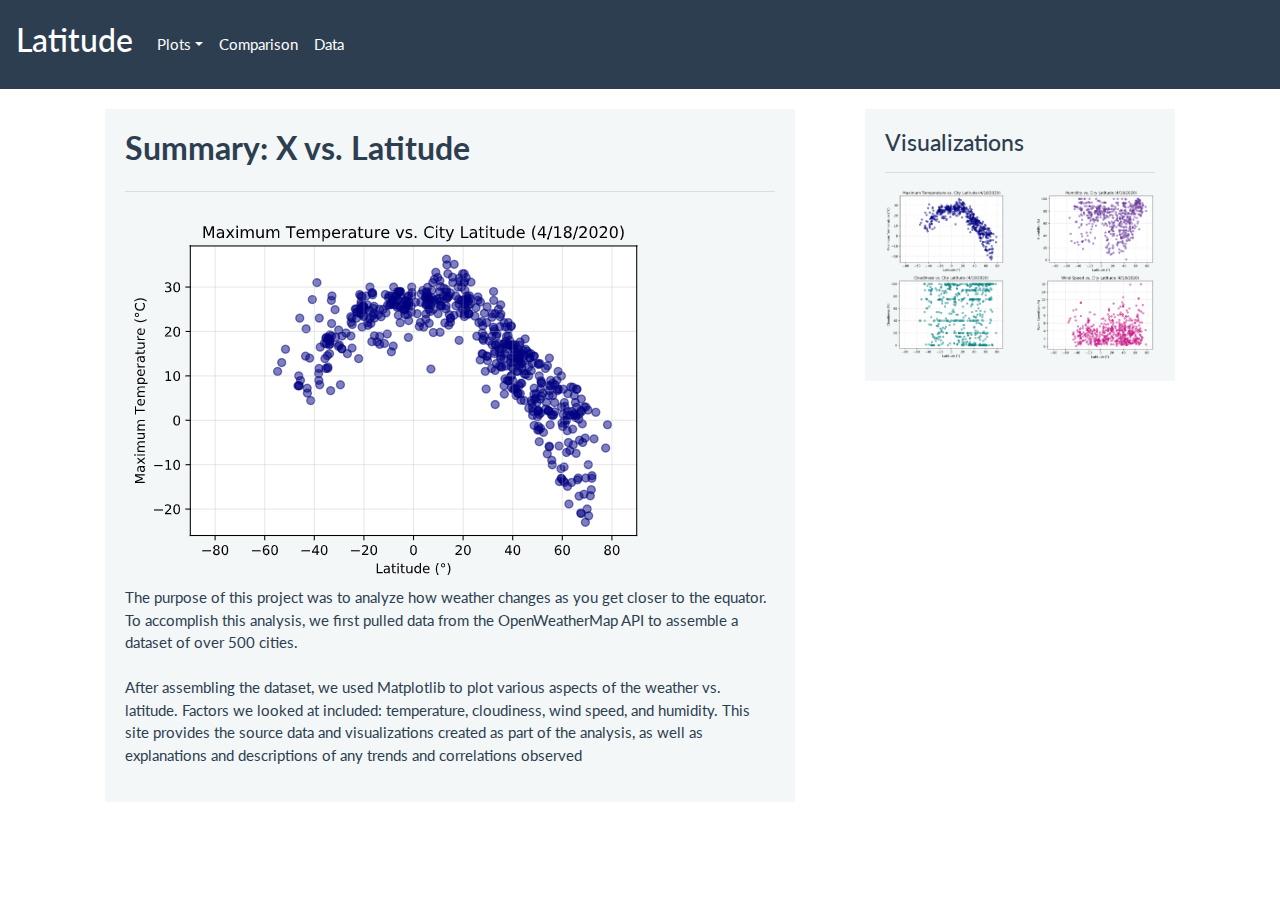
<file: WebVisualizations/index.html>
<!DOCTYPE html>
<html lang="en">

<head>
  <meta charset="UTF-8">
  <title>Bootstrap Web Visualization Dashboard</title>
  
  <!-- Point HTML to the CSS file -->
  <link rel="stylesheet" href="bootstrap.css">
  <link rel="stylesheet" href="additional_style.css">
</head>

<body>

  <!-- Add a Bootstrap component: Navbar -->

  <nav class="navbar navbar-expand-lg navbar-dark bg-primary">
    <a class="navbar-brand" href="index.html"><h3>Latitude</h3></a>
    <button class="navbar-toggler" type="button" data-toggle="collapse" data-target="#navbarColor01" aria-controls="navbarColor01" aria-expanded="false" aria-label="Toggle navigation">
      <span class="navbar-toggler-icon"></span>
    </button>
  
    <div class="collapse navbar-collapse" id="navbarColor01">
      <ul class="navbar-nav mr-auto">

        <li class="nav-item dropdown">
          <a class="nav-link dropdown-toggle" data-toggle="dropdown" href="#" role="button" aria-haspopup="true" aria-expanded="false">Plots</a>
          <div class="dropdown-menu" style="">
            <a class="dropdown-item" href="max_temperature.html">Max Temperature</a>
            <a class="dropdown-item" href="humidity.html">Humidity</a>
            <a class="dropdown-item" href="cloudiness.html">Cloudiness</a>
            <a class="dropdown-item" href="wind_speed.html">Wind Speed</a>
          </div>
        </li>

        <li class="nav-item">
          <a class="nav-link" href="comparison.html">Comparison</a>
        </li>
        <li class="nav-item">
          <a class="nav-link" href="data.html">Data</a>
        </li>

      </ul>

    </div>
  </nav>

  <!-- Create overall Grid -->

    <div class="container">
      
      <!-- First Row -->
      <div class="row"> 

        <!--First of two columns: This is full wide on a small screen screen, the first row is 2/3 wide on large screen-->
         <div class="col-sm-12 col-lg-8">
          <div class="box">
            <h3><strong>Summary: X vs. Latitude</strong></h3>
            <hr class="my-4">
            <img src="assets/images/Fig1.png" class="img-fluid">
            <p>The purpose of this project was to analyze how weather changes as you get closer to the equator. To accomplish this analysis, we first pulled data from the OpenWeatherMap API to assemble a dataset of over 500 cities.
              <br>
              <br>After assembling the dataset, we used Matplotlib to plot various aspects of the weather vs. latitude. Factors we looked at included: temperature, cloudiness, wind speed, and humidity. This site provides the source data and visualizations created as part of the analysis, as well as explanations and descriptions of any trends and correlations observed
            </p>
         </div>   
         </div>

        <!--Second of Two Columns-->
         <div class="col-sm-12 col-lg-4">
          <div class="box">
          <!-- First Row -->
            <div class="row">
              <div class="col-md-12">
                <h4>Visualizations</h4>
                <hr>
              </div>
            </div>
         
          <!-- Second Row of Second Column-->
           <div class="row">
    
              <div class="col-lg-6 col-sm-3">    
                 <a href="max_temperature.html"><img src="assets/images/Fig1.png" class="img-fluid" alt="Temperature"></a>
              </div>
              <div class="col-lg-6 col-sm-3">  
                 <a href="humidity.html"><img src="assets/images/Fig2.png" class="img-fluid" alt="Humidity"></a>
              </div>
              <div class="col-lg-6 col-sm-3">  
                <a href="cloudiness.html"><img src="assets/images/Fig3.png" class="img-fluid"alt="Cloudiness"></a>
              </div>
              <div class="col-lg-6 col-sm-3">     
                <a href="wind_speed.html"><img src="assets/images/Fig4.png" class="img-fluid"alt="Wind Speed"></a>
              </div>
            </div>             
        </div>
      </div>      
    </div>	 	

  <!--These are <script>s from Bootstrap website. Many BS components require the use of JavaScript to function -->
  <script src="https://code.jquery.com/jquery-3.3.1.slim.min.js" integrity="sha384-q8i/X+965DzO0rT7abK41JStQIAqVgRVzpbzo5smXKp4YfRvH+8abtTE1Pi6jizo" crossorigin="anonymous"></script>
  <script src="https://cdnjs.cloudflare.com/ajax/libs/popper.js/1.14.7/umd/popper.min.js" integrity="sha384-UO2eT0CpHqdSJQ6hJty5KVphtPhzWj9WO1clHTMGa3JDZwrnQq4sF86dIHNDz0W1" crossorigin="anonymous"></script>
  <script src="https://stackpath.bootstrapcdn.com/bootstrap/4.3.1/js/bootstrap.min.js" integrity="sha384-JjSmVgyd0p3pXB1rRibZUAYoIIy6OrQ6VrjIEaFf/nJGzIxFDsf4x0xIM+B07jRM" crossorigin="anonymous"></script>
</body>

</html>
</file>
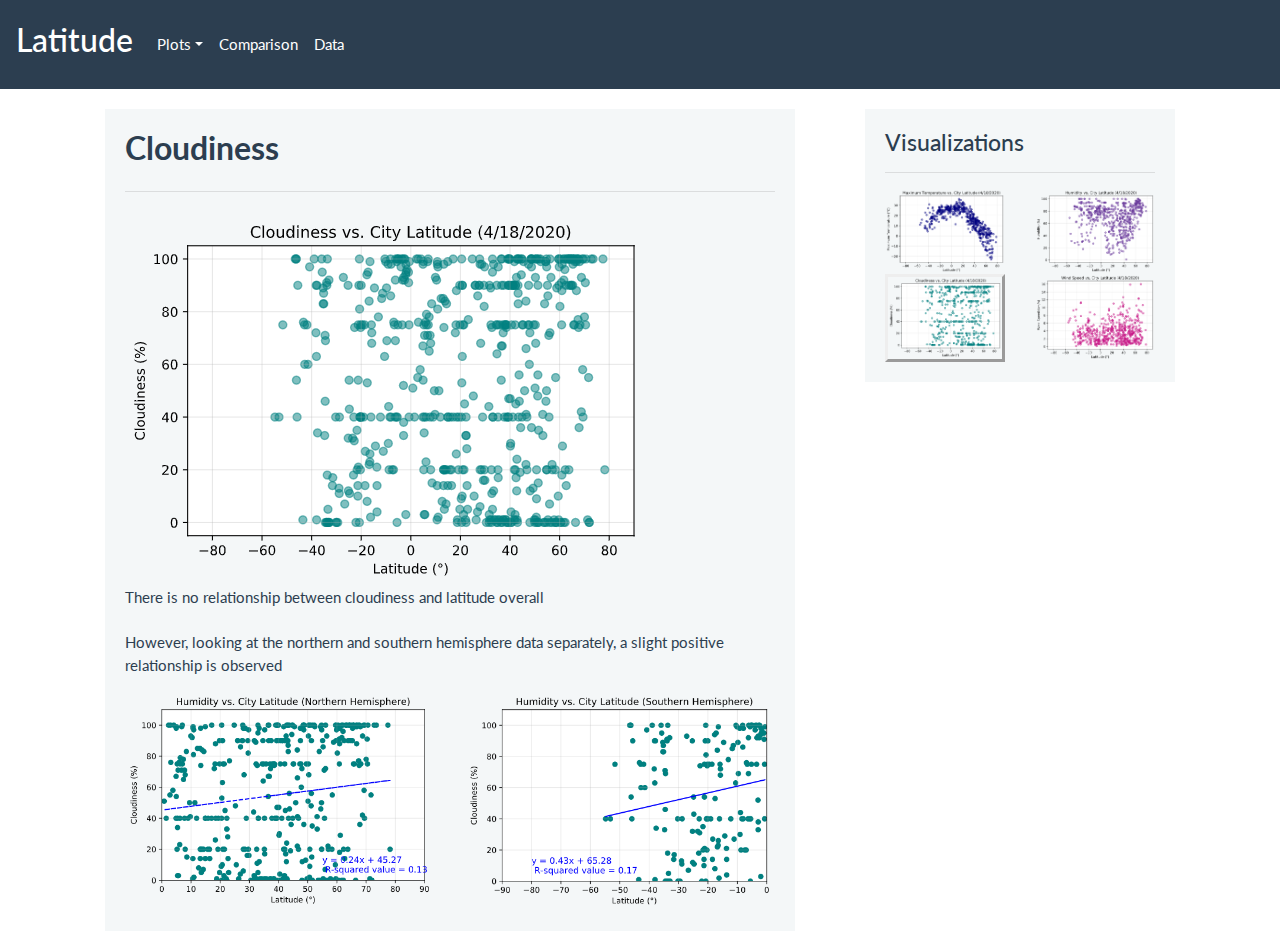
<file: WebVisualizations/cloudiness.html>
<!DOCTYPE html>
<html lang="en">

<head>
  <meta charset="UTF-8">
  <title>Bootstrap Web Visualization Dashboard</title>
  
  <!-- Point HTML to the CSS file -->
  <link rel="stylesheet" href="bootstrap.css">
  <link rel="stylesheet" href="additional_style.css">
</head>

<body>

  <!-- Add a Bootstrap component: Navbar -->

  <nav class="navbar navbar-expand-lg navbar-dark bg-primary">
    <a class="navbar-brand" href="index.html"><h3>Latitude</h3></a>
    <button class="navbar-toggler" type="button" data-toggle="collapse" data-target="#navbarColor01" aria-controls="navbarColor01" aria-expanded="false" aria-label="Toggle navigation">
      <span class="navbar-toggler-icon"></span>
    </button>
  
    <div class="collapse navbar-collapse" id="navbarColor01">
      <ul class="navbar-nav mr-auto">

        <li class="nav-item dropdown">
          <a class="nav-link dropdown-toggle" data-toggle="dropdown" href="#" role="button" aria-haspopup="true" aria-expanded="false">Plots</a>
          <div class="dropdown-menu" style="">
            <a class="dropdown-item" href="max_temperature.html">Max Temperature</a>
            <a class="dropdown-item" href="humidity.html">Humidity</a>
            <a class="dropdown-item" href="cloudiness.html">Cloudiness</a>
            <a class="dropdown-item" href="wind_speed.html">Wind Speed</a>
          </div>
        </li>

        <li class="nav-item">
          <a class="nav-link" href="comparison.html">Comparison</a>
        </li>
        <li class="nav-item">
          <a class="nav-link" href="data.html">Data</a>
        </li>

      </ul>

    </div>
  </nav>

  
  <!-- Create overall Grid -->

  <div class="container">
      
    <!-- First Row -->
    <div class="row"> 

      <!--First of two columns: This is full wide on a small screen screen, the first row is 2/3 wide on large screen-->
       <div class="col-sm-12 col-lg-8">
        <div class="box">
          <h3><strong>Cloudiness</strong></h3>
          <hr class="my-4">
          <img src="assets/images/Fig3.png" class="img-fluid">
          <br>
          <p>There is no relationship between cloudiness and latitude overall 
            <br><br> However, looking at the northern and southern hemisphere data separately, a slight positive relationship is observed</p>
            <div class="row">
                <div class="col-lg-6 col-sm-6">
                  <img src="assets/images/Fig3a.png" class="img-fluid" alt="Northern Hemisphere">
              </div>
              <div class="col-lg-6 col-sm-6">
                  <img src="assets/images/Fig3b.png" class="img-fluid" alt="Southern Hemisphere">
               </div>
              </div>

        </div>   
       </div>

      <!--Second of Two Columns-->
       <div class="col-sm-12 col-lg-4">
        <div class="box">
        <!-- First Row -->
          <div class="row">
            <div class="col-md-12">
              <h4>Visualizations</h4>
              <hr>
            </div>
          </div>
       
        <!-- Second Row of Second Column-->
         <div class="row">
  
            <div class="col-lg-6 col-sm-3">
               <a href="max_temperature.html"><img src="assets/images/Fig1.png" class="img-fluid" alt="Temperature"></a>
            </div>
            <div class="col-lg-6 col-sm-3">  
                <a href="humidity.html"><img src="assets/images/Fig2.png" class="img-fluid" alt="Humidity"></a>
            </div>
            <div class="col-lg-6 col-sm-3">  
                <div class="divborder"> 
                <a href="cloudiness.html"><img src="assets/images/Fig3.png" class="img-fluid"alt="Cloudiness"></a>
                </div>  
            </div>
            <div class="col-lg-6 col-sm-3">     
              <a href="wind_speed.html"><img src="assets/images/Fig4.png" class="img-fluid"alt="Wind Speed"></a>
            </div>
          </div>             
      </div>
    </div>      
  </div>	 	

<!--These are <script>s from Bootstrap website. Many BS components require the use of JavaScript to function -->
<script src="https://code.jquery.com/jquery-3.3.1.slim.min.js" integrity="sha384-q8i/X+965DzO0rT7abK41JStQIAqVgRVzpbzo5smXKp4YfRvH+8abtTE1Pi6jizo" crossorigin="anonymous"></script>
<script src="https://cdnjs.cloudflare.com/ajax/libs/popper.js/1.14.7/umd/popper.min.js" integrity="sha384-UO2eT0CpHqdSJQ6hJty5KVphtPhzWj9WO1clHTMGa3JDZwrnQq4sF86dIHNDz0W1" crossorigin="anonymous"></script>
<script src="https://stackpath.bootstrapcdn.com/bootstrap/4.3.1/js/bootstrap.min.js" integrity="sha384-JjSmVgyd0p3pXB1rRibZUAYoIIy6OrQ6VrjIEaFf/nJGzIxFDsf4x0xIM+B07jRM" crossorigin="anonymous"></script>
</body>

</html>
</file>
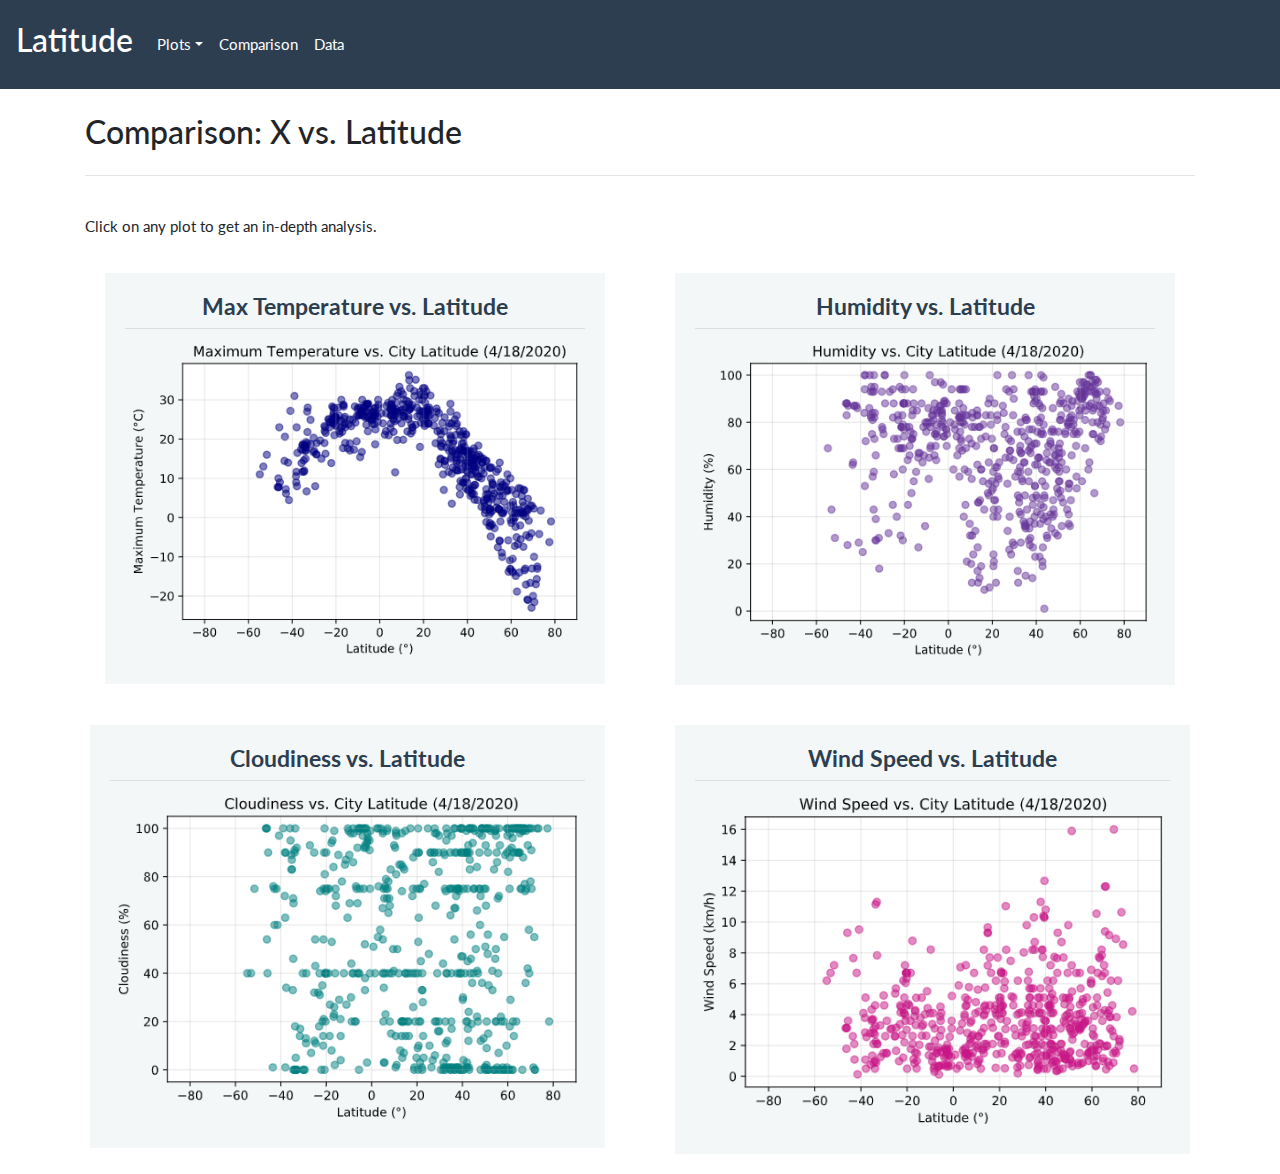
<file: WebVisualizations/comparison.html>
<!DOCTYPE html>
<html lang="en">

<head>
  <meta charset="UTF-8">
  <title>Bootstrap Web Visualization Dashboard</title>
  
  <!-- Point HTML to the CSS file -->
  <link rel="stylesheet" href="bootstrap.css">
  <link rel="stylesheet" href="additional_style.css">
</head>

<body>

  <!-- Add a Bootstrap component: Navbar -->

  <nav class="navbar navbar-expand-lg navbar-dark bg-primary">
    <a class="navbar-brand" href="index.html"><h3>Latitude</h3></a>
    <button class="navbar-toggler" type="button" data-toggle="collapse" data-target="#navbarColor01" aria-controls="navbarColor01" aria-expanded="false" aria-label="Toggle navigation">
      <span class="navbar-toggler-icon"></span>
    </button>
  
    <div class="collapse navbar-collapse" id="navbarColor01">
      <ul class="navbar-nav mr-auto">

        <li class="nav-item dropdown">
          <a class="nav-link dropdown-toggle" data-toggle="dropdown" href="#" role="button" aria-haspopup="true" aria-expanded="false">Plots</a>
          <div class="dropdown-menu" style="">
            <a class="dropdown-item" href="max_temperature.html">Max Temperature</a>
            <a class="dropdown-item" href="humidity.html">Humidity</a>
            <a class="dropdown-item" href="cloudiness.html">Cloudiness</a>
            <a class="dropdown-item" href="wind_speed.html">Wind Speed</a>
          </div>
        </li>

        <li class="nav-item">
          <a class="nav-link" href="comparison.html">Comparison</a>
        </li>
        <li class="nav-item">
          <a class="nav-link" href="data.html">Data</a>
        </li>

      </ul>

    </div>
  </nav>

    <!-- Add description -->

    <div class="container">
        <div class = "row">
            <div class="col-lg-12">
            <h3 class="my-4">Comparison: X vs. Latitude</h3>
            <hr>
            <br>
            <p> Click on any plot to get an in-depth analysis.</p>
        </div>
    

  <!-- Create overall Grid -->

  <div class="container">
      
    <!-- First Row -->
    <div class="row"> 

       <div class="col-sm-12 col-lg-6">
        <div class="box">
          <h4 style="text-align:center"><strong>Max Temperature vs. Latitude</strong></h4>
          <hr class="my-2">
          <a href="max_temperature.html"><img src="assets/images/Fig1.png" class="img-fluid"></a>
       </div>   
       </div>

       <div class="col-sm-12 col-lg-6">
        <div class="box">
          <h4 style="text-align:center"><strong>Humidity vs. Latitude</strong></h4>
          <hr class="my-2">
          <a href="humidity.html"><img src="assets/images/Fig2.png" class="img-fluid"></a>
       </div>   
       </div>

    <!-- Second Row -->
    <div class="row"> 

        <div class="col-sm-12 col-lg-6">
            <div class="box">
              <h4 style="text-align:center"><strong>Cloudiness vs. Latitude</strong></h4>
              <hr class="my-2">
              <a href="cloudiness.html"><img src="assets/images/Fig3.png" class="img-fluid"></a>
           </div>   
           </div>
    
           <div class="col-sm-12 col-lg-6">
            <div class="box">
              <h4 style="text-align:center"><strong>Wind Speed vs. Latitude</strong></h4>
              <hr class="my-2">
              <a href="wind_speed.html"><img src="assets/images/Fig4.png" class="img-fluid"></a>
           </div>   
           </div>

  <!--These are <script>s from Bootstrap website. Many BS components require the use of JavaScript to function -->
    <script src="https://code.jquery.com/jquery-3.3.1.slim.min.js" integrity="sha384-q8i/X+965DzO0rT7abK41JStQIAqVgRVzpbzo5smXKp4YfRvH+8abtTE1Pi6jizo" crossorigin="anonymous"></script>
    <script src="https://cdnjs.cloudflare.com/ajax/libs/popper.js/1.14.7/umd/popper.min.js" integrity="sha384-UO2eT0CpHqdSJQ6hJty5KVphtPhzWj9WO1clHTMGa3JDZwrnQq4sF86dIHNDz0W1" crossorigin="anonymous"></script>
    <script src="https://stackpath.bootstrapcdn.com/bootstrap/4.3.1/js/bootstrap.min.js" integrity="sha384-JjSmVgyd0p3pXB1rRibZUAYoIIy6OrQ6VrjIEaFf/nJGzIxFDsf4x0xIM+B07jRM" crossorigin="anonymous"></script>
  </body>
  
  </html>
</file>
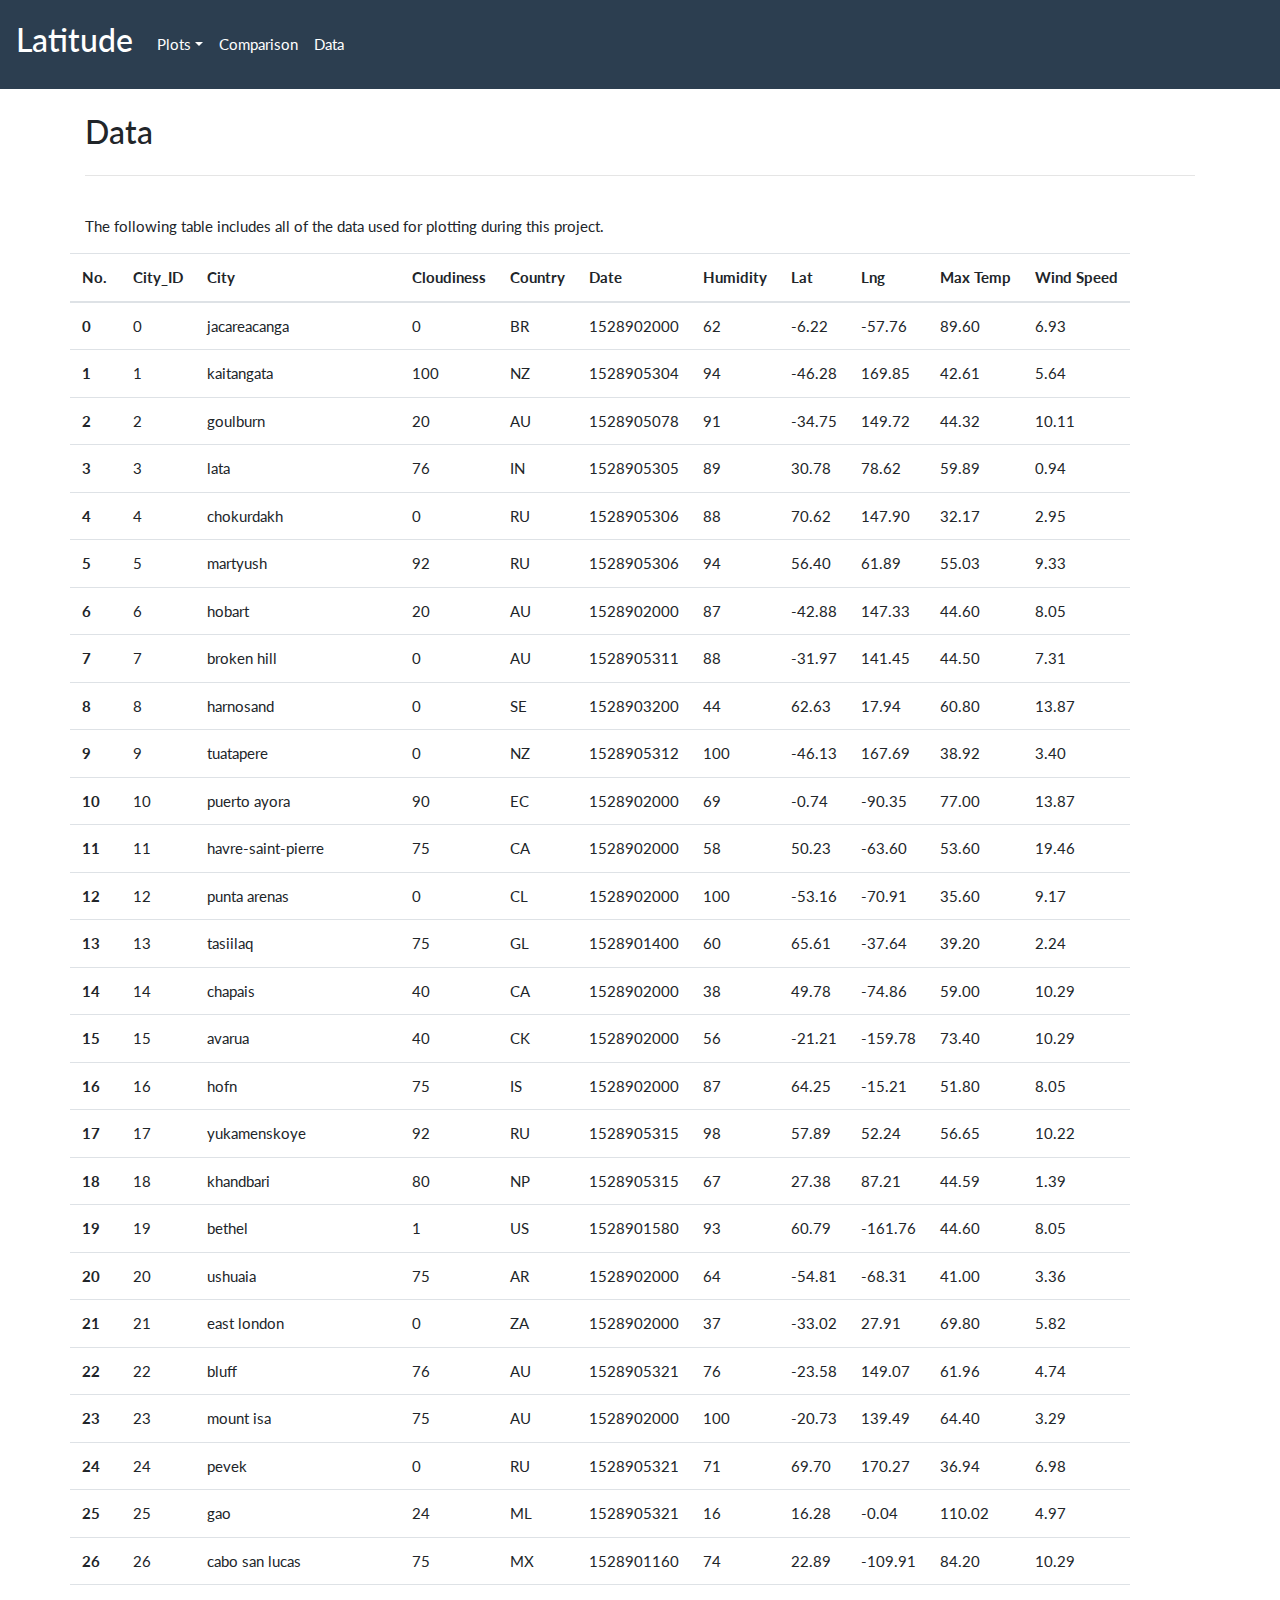
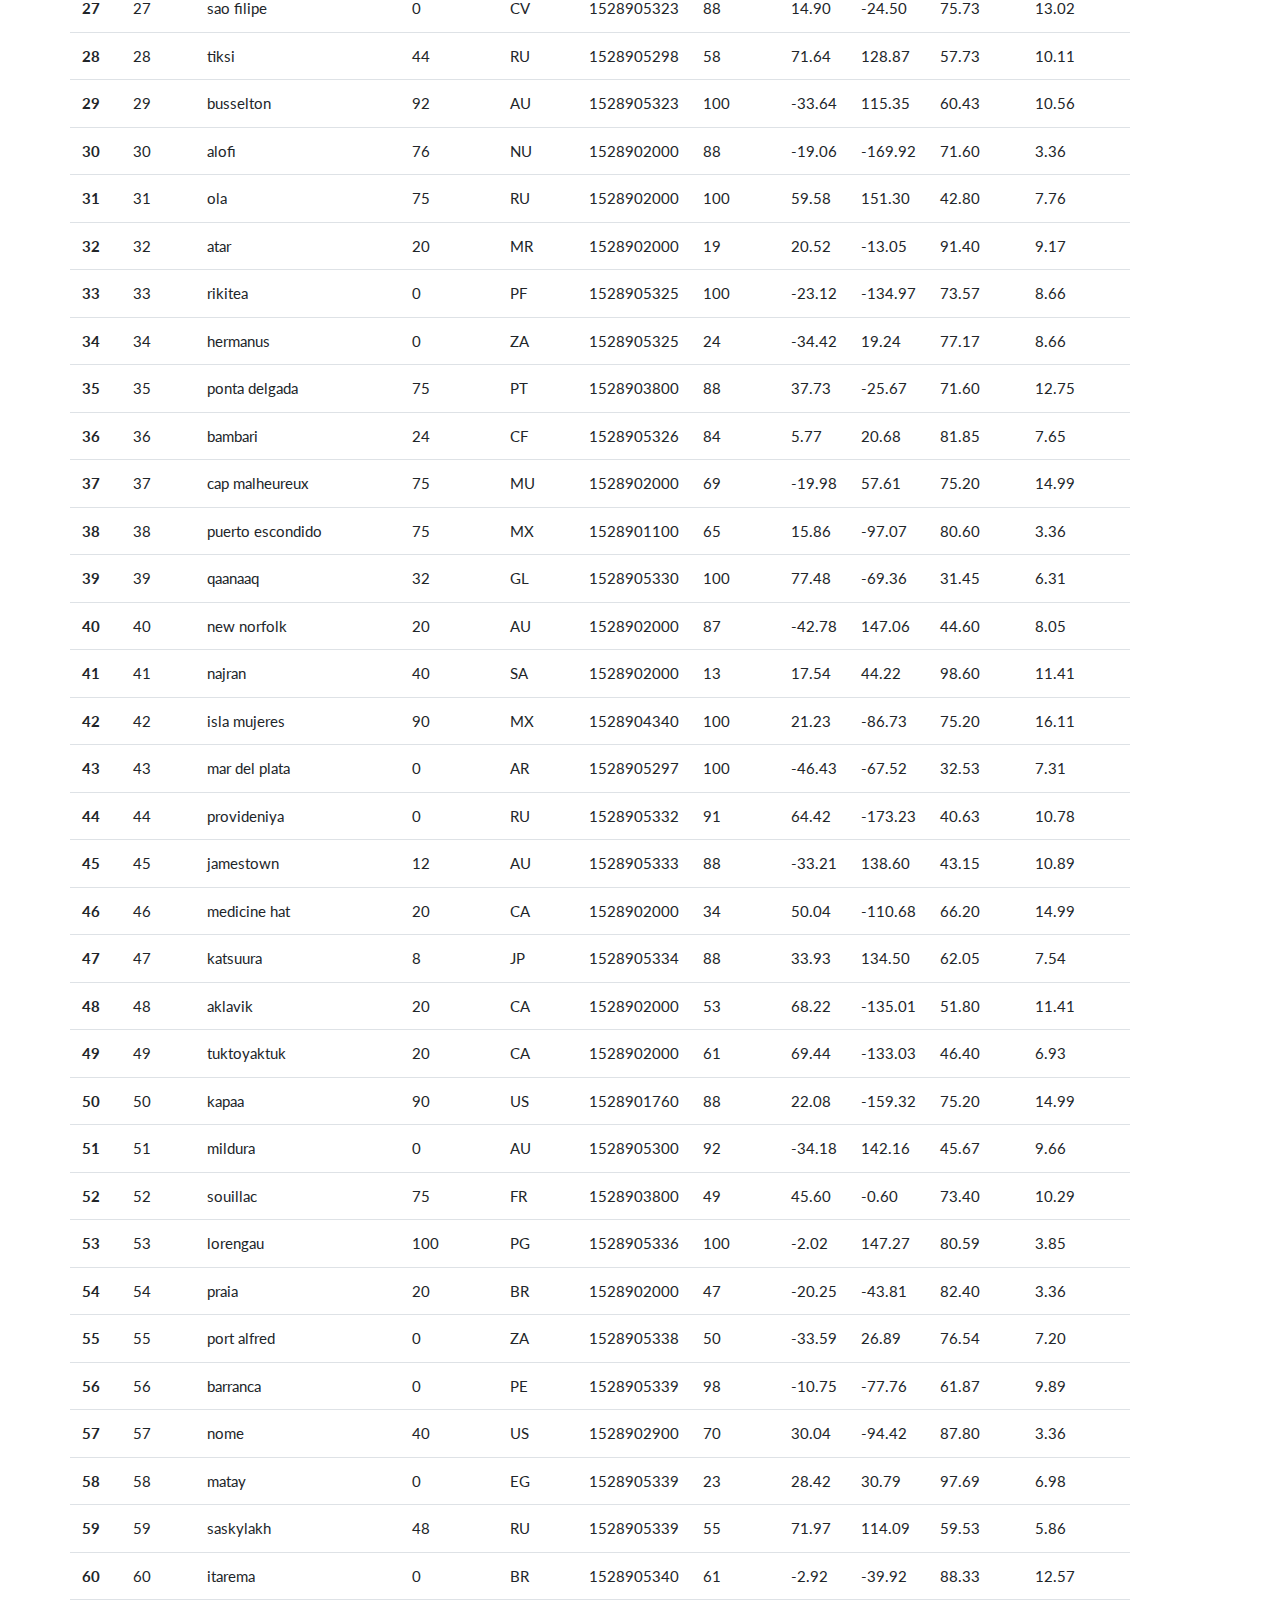
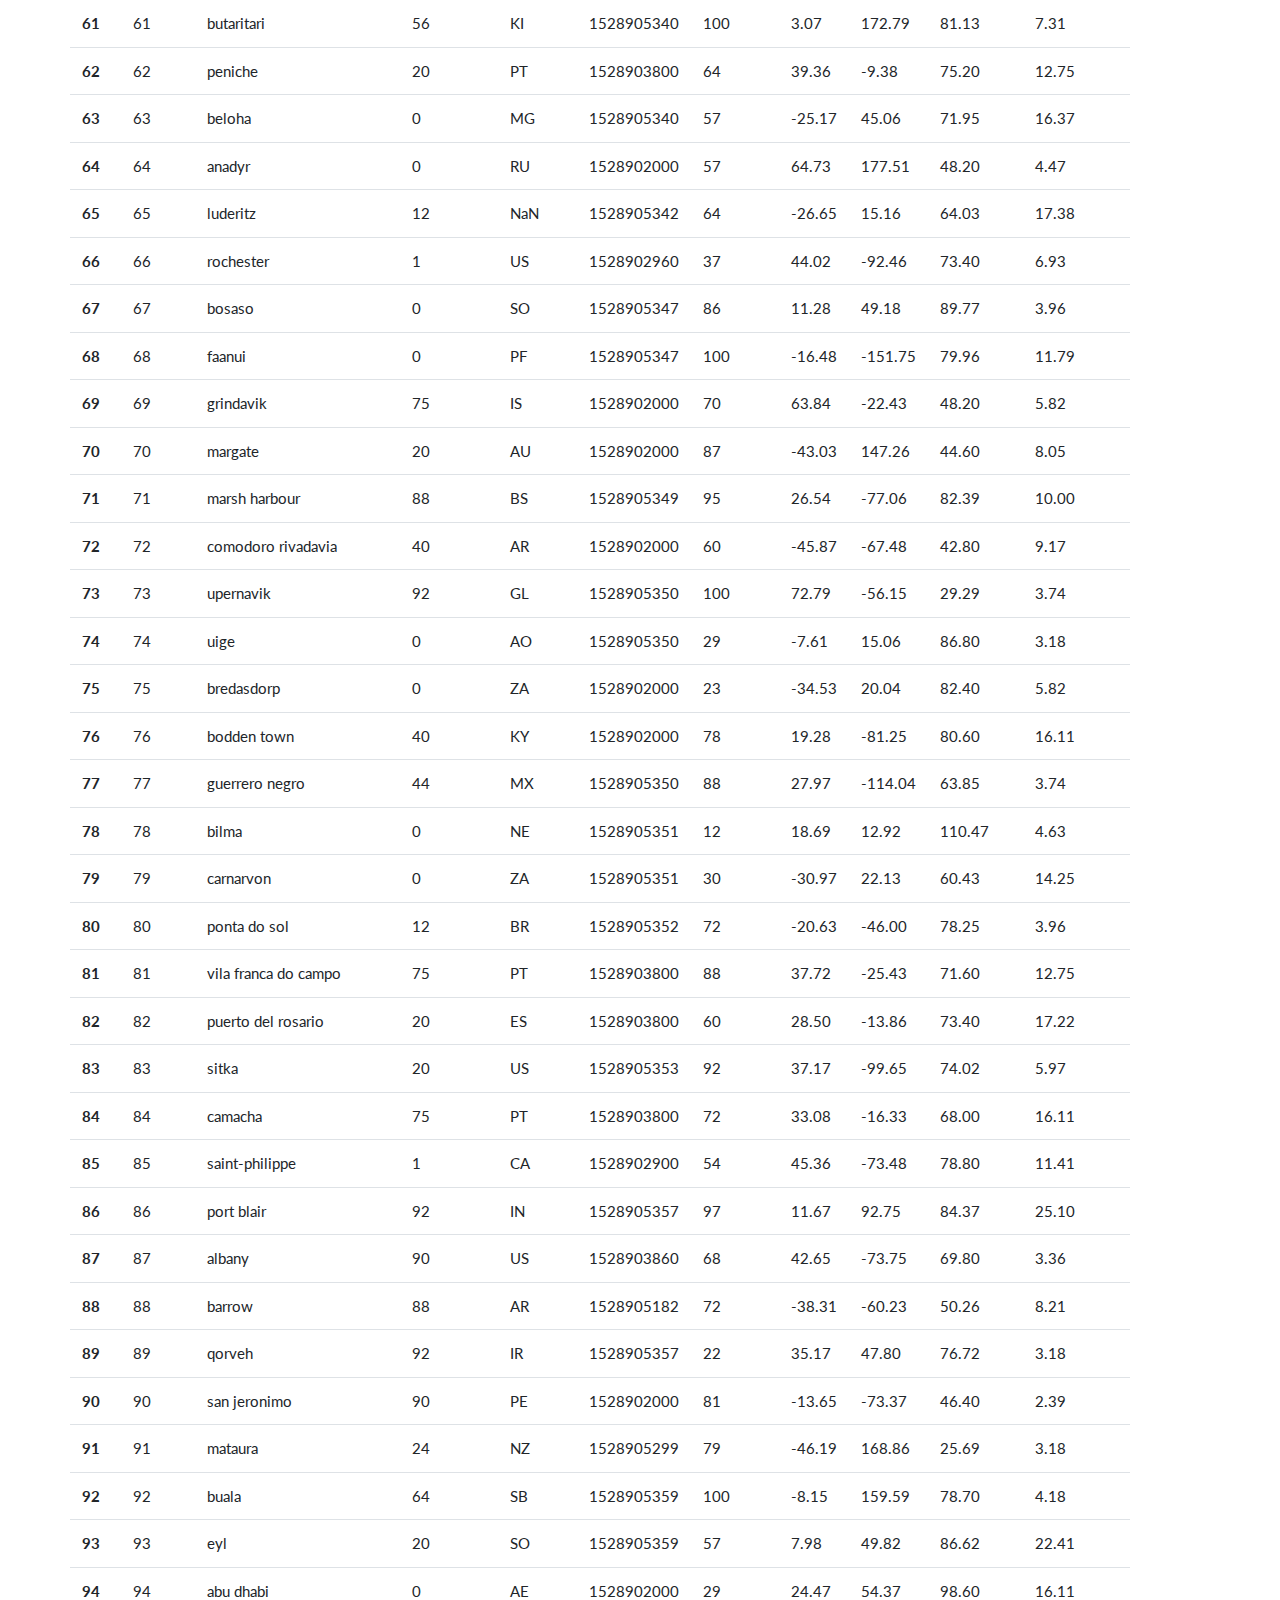
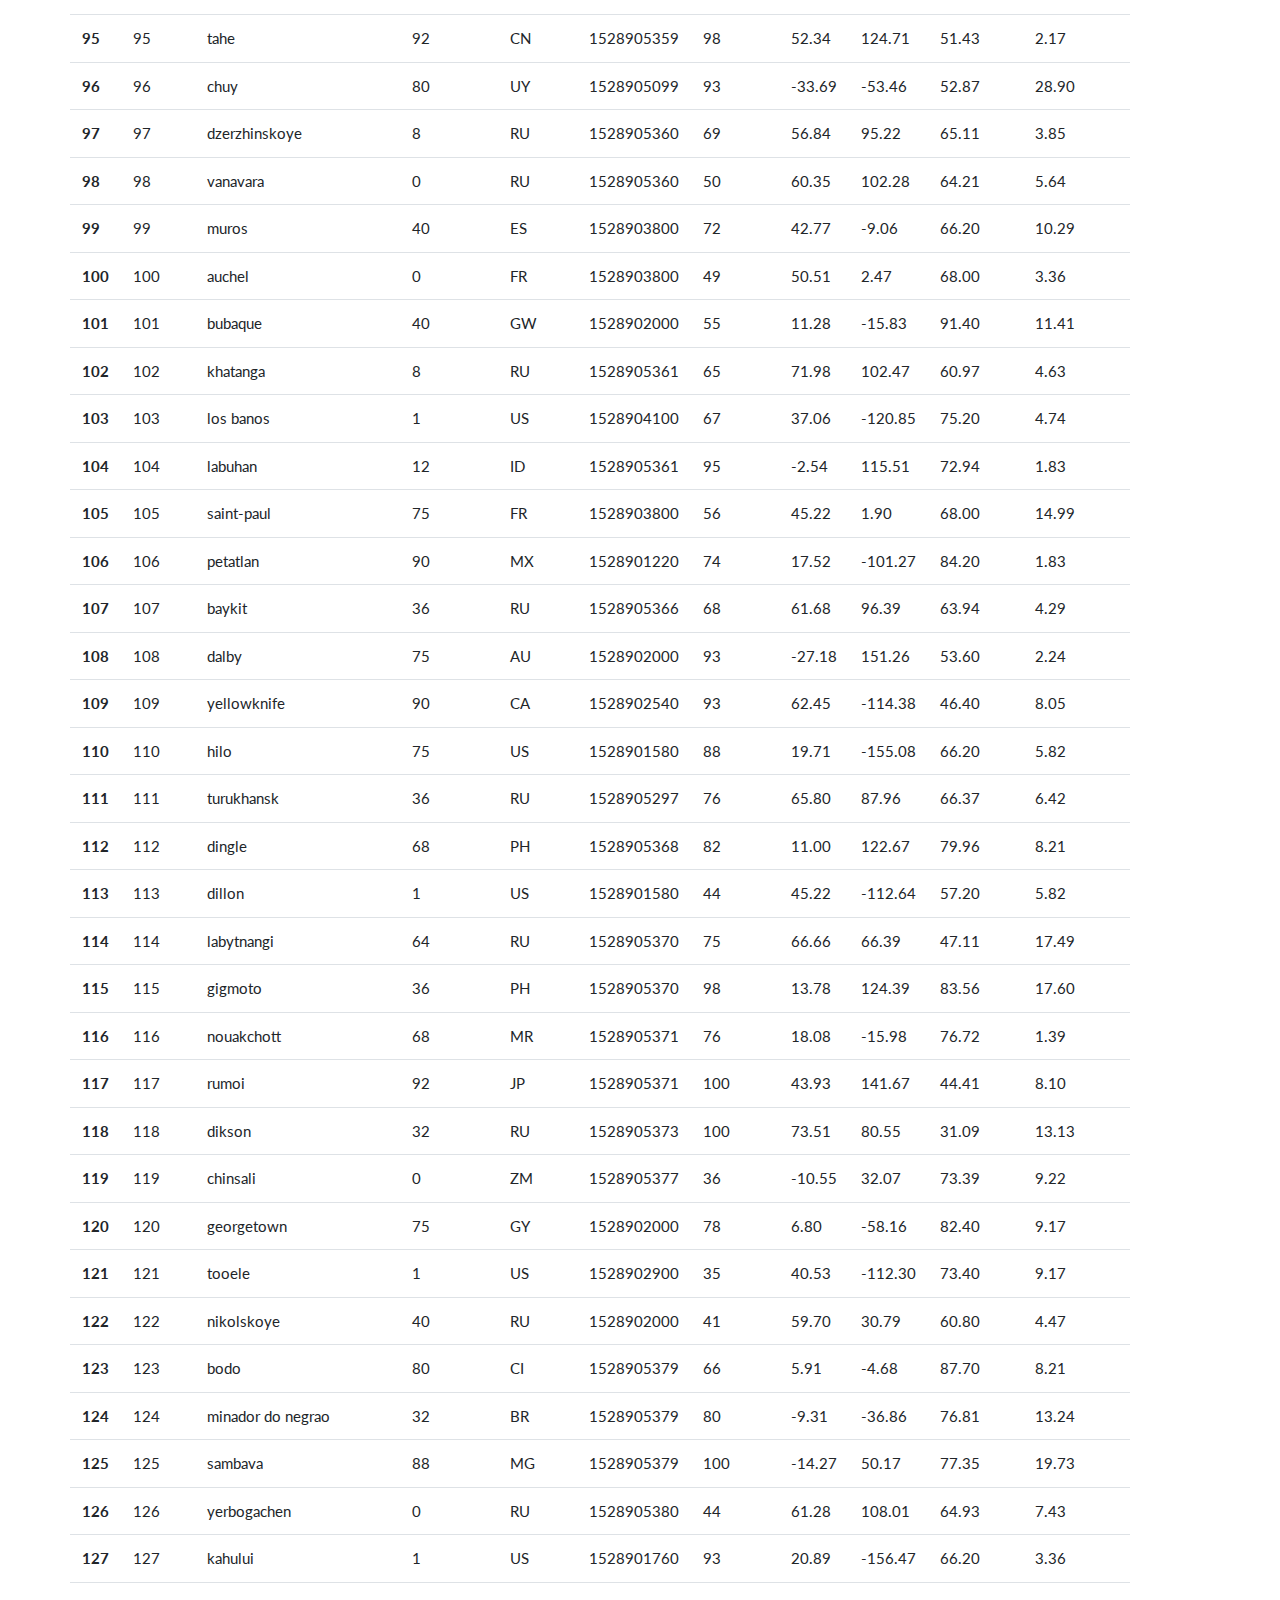
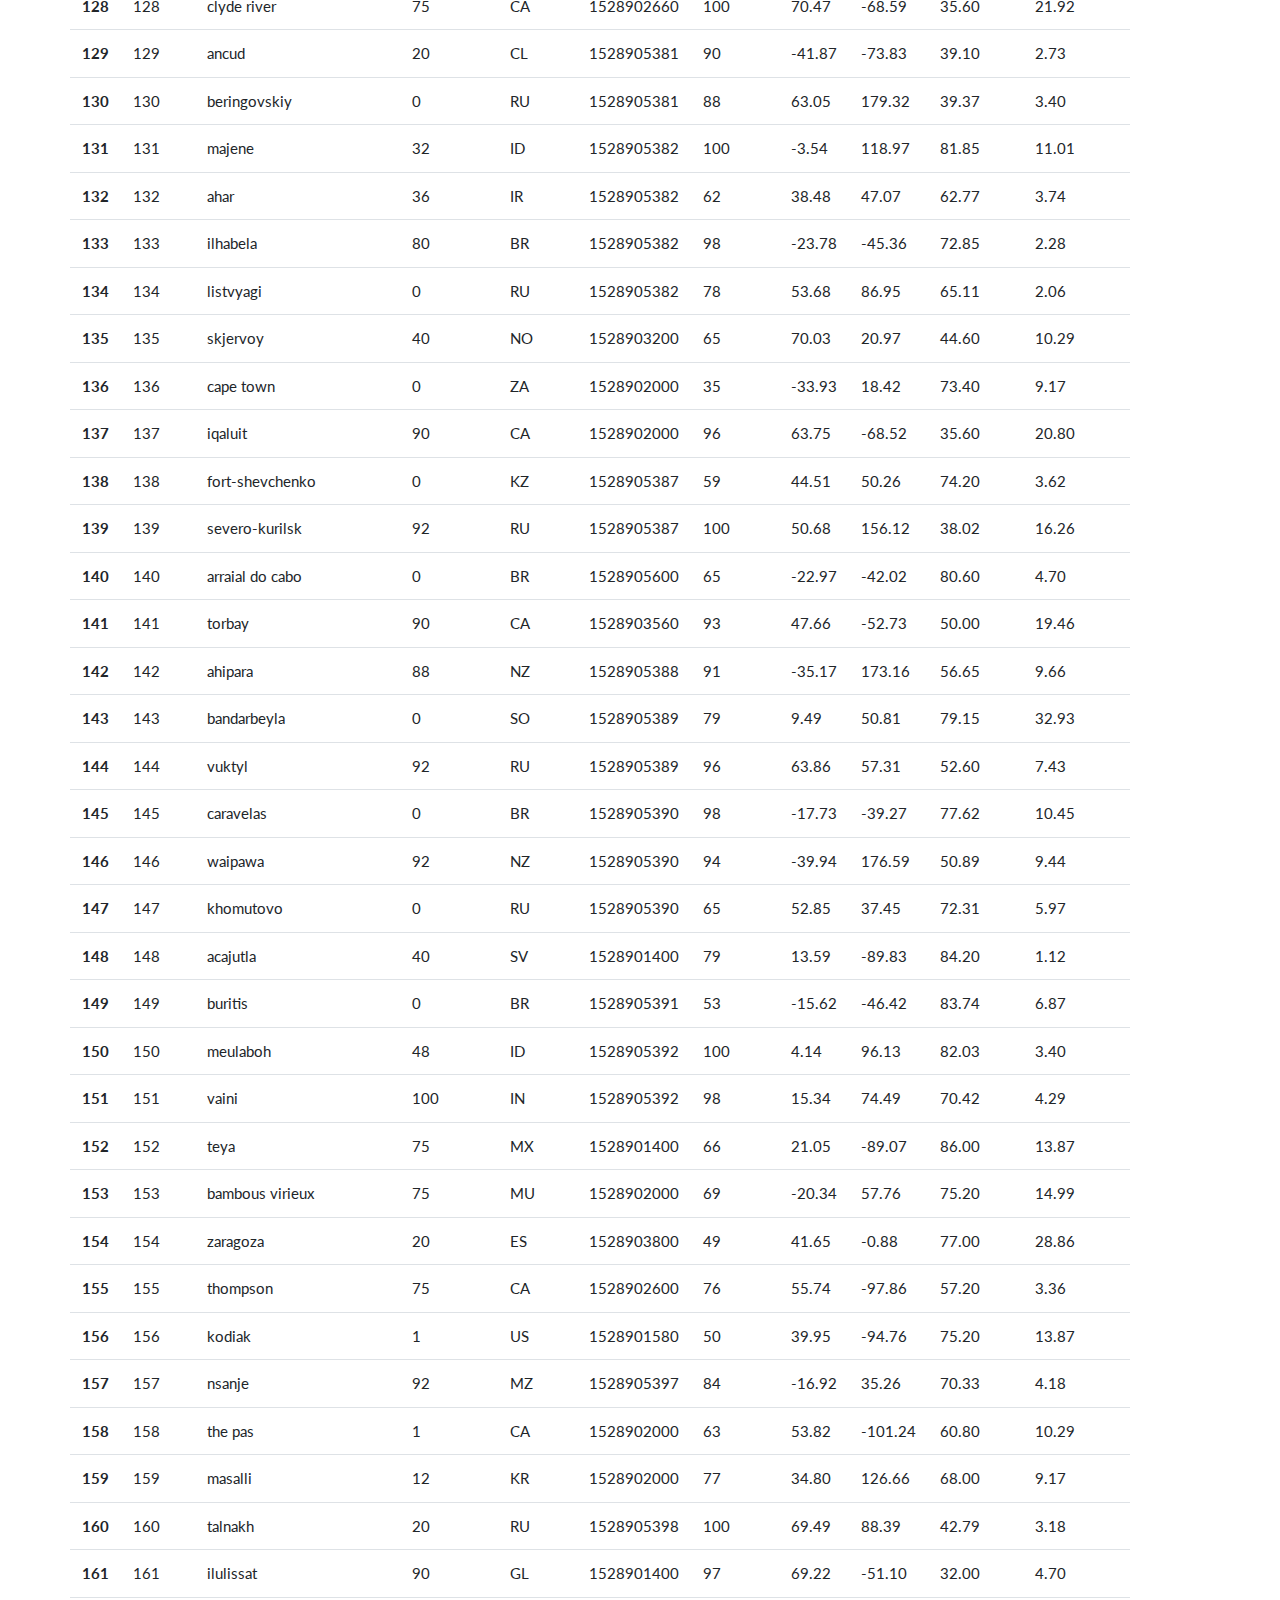
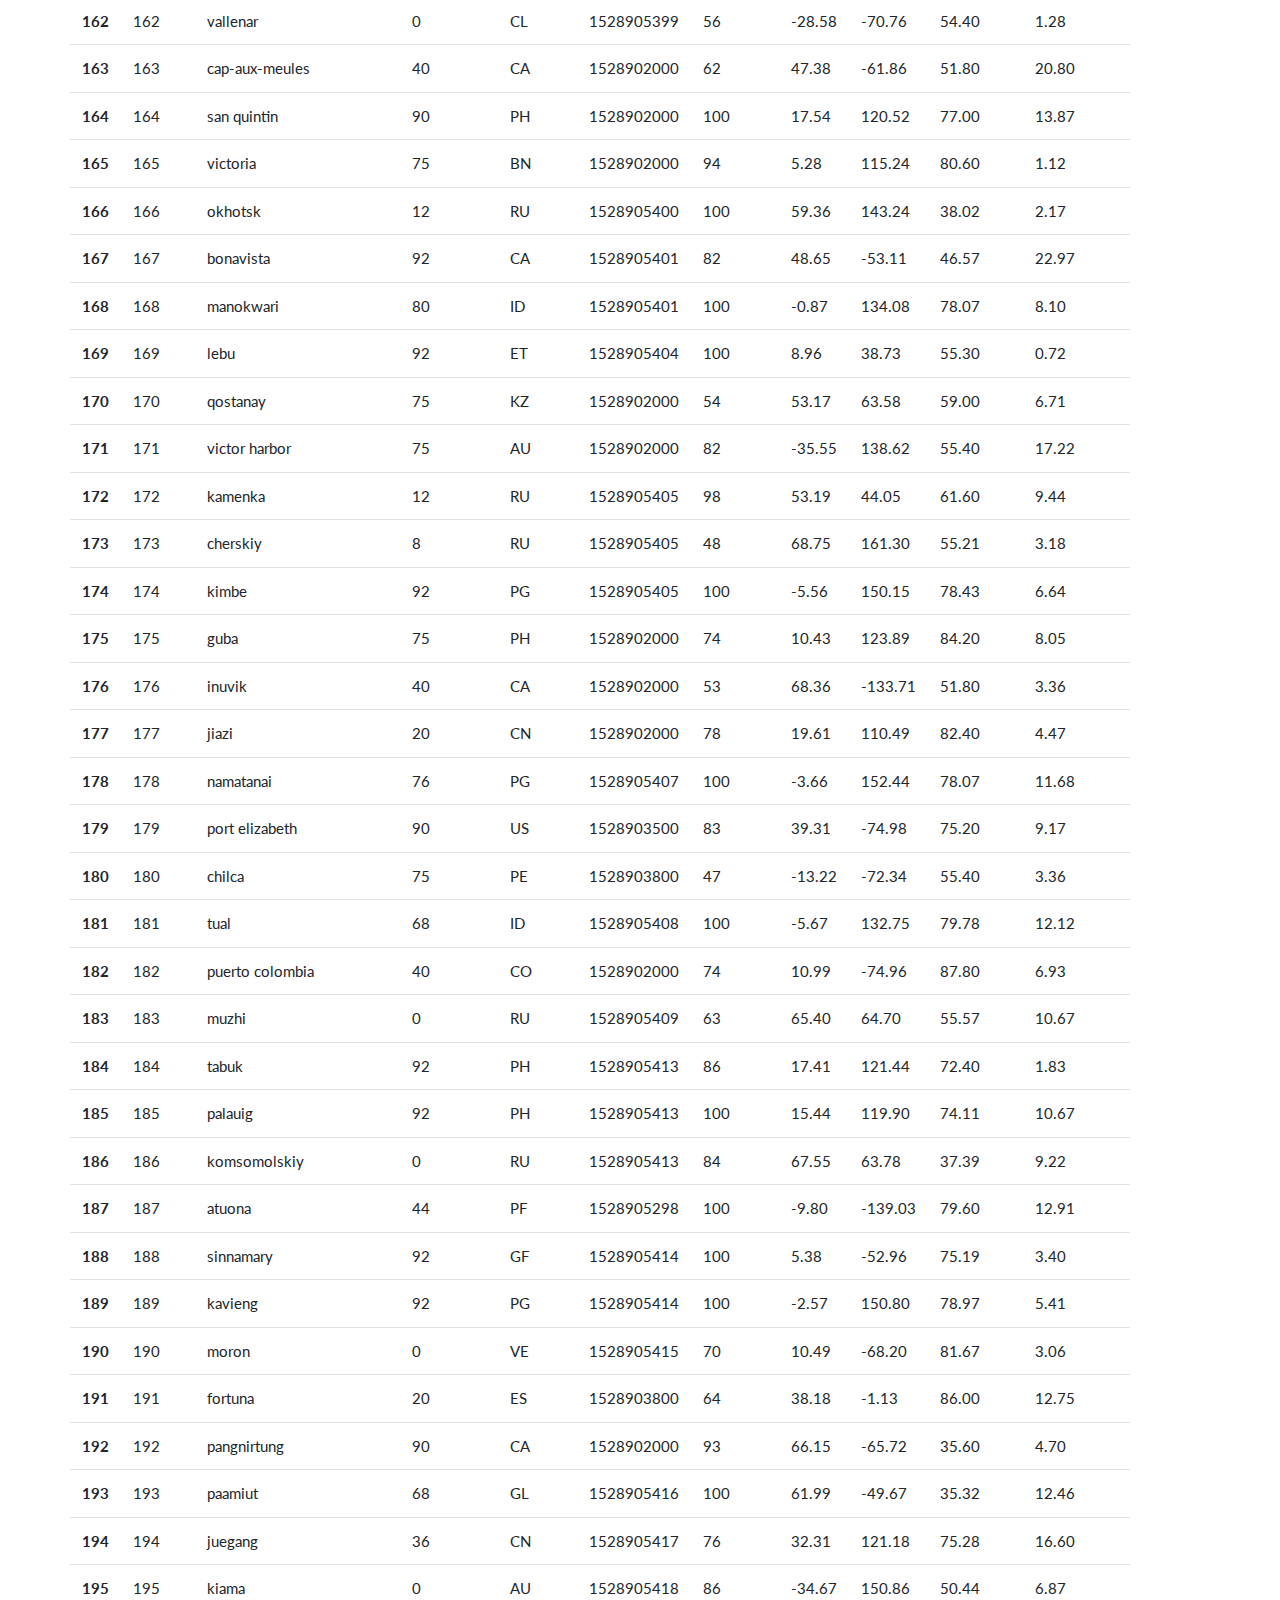
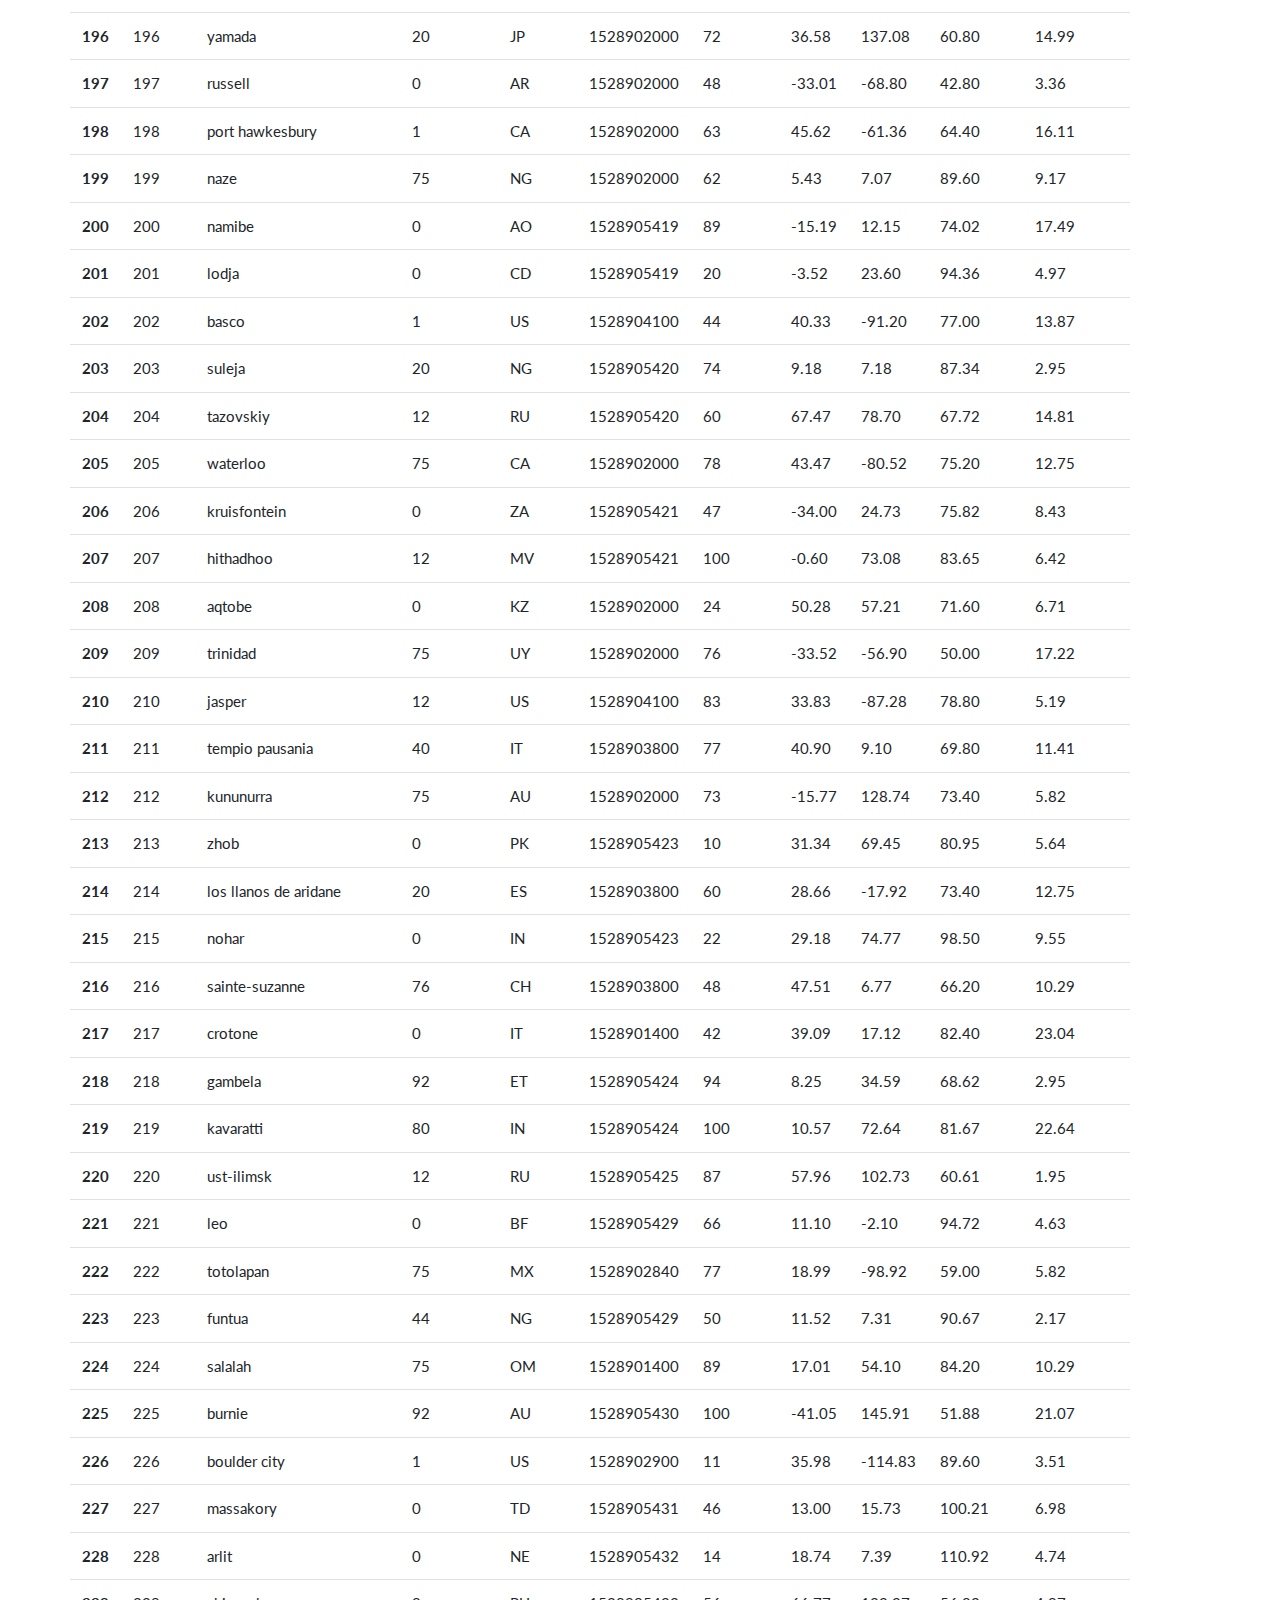
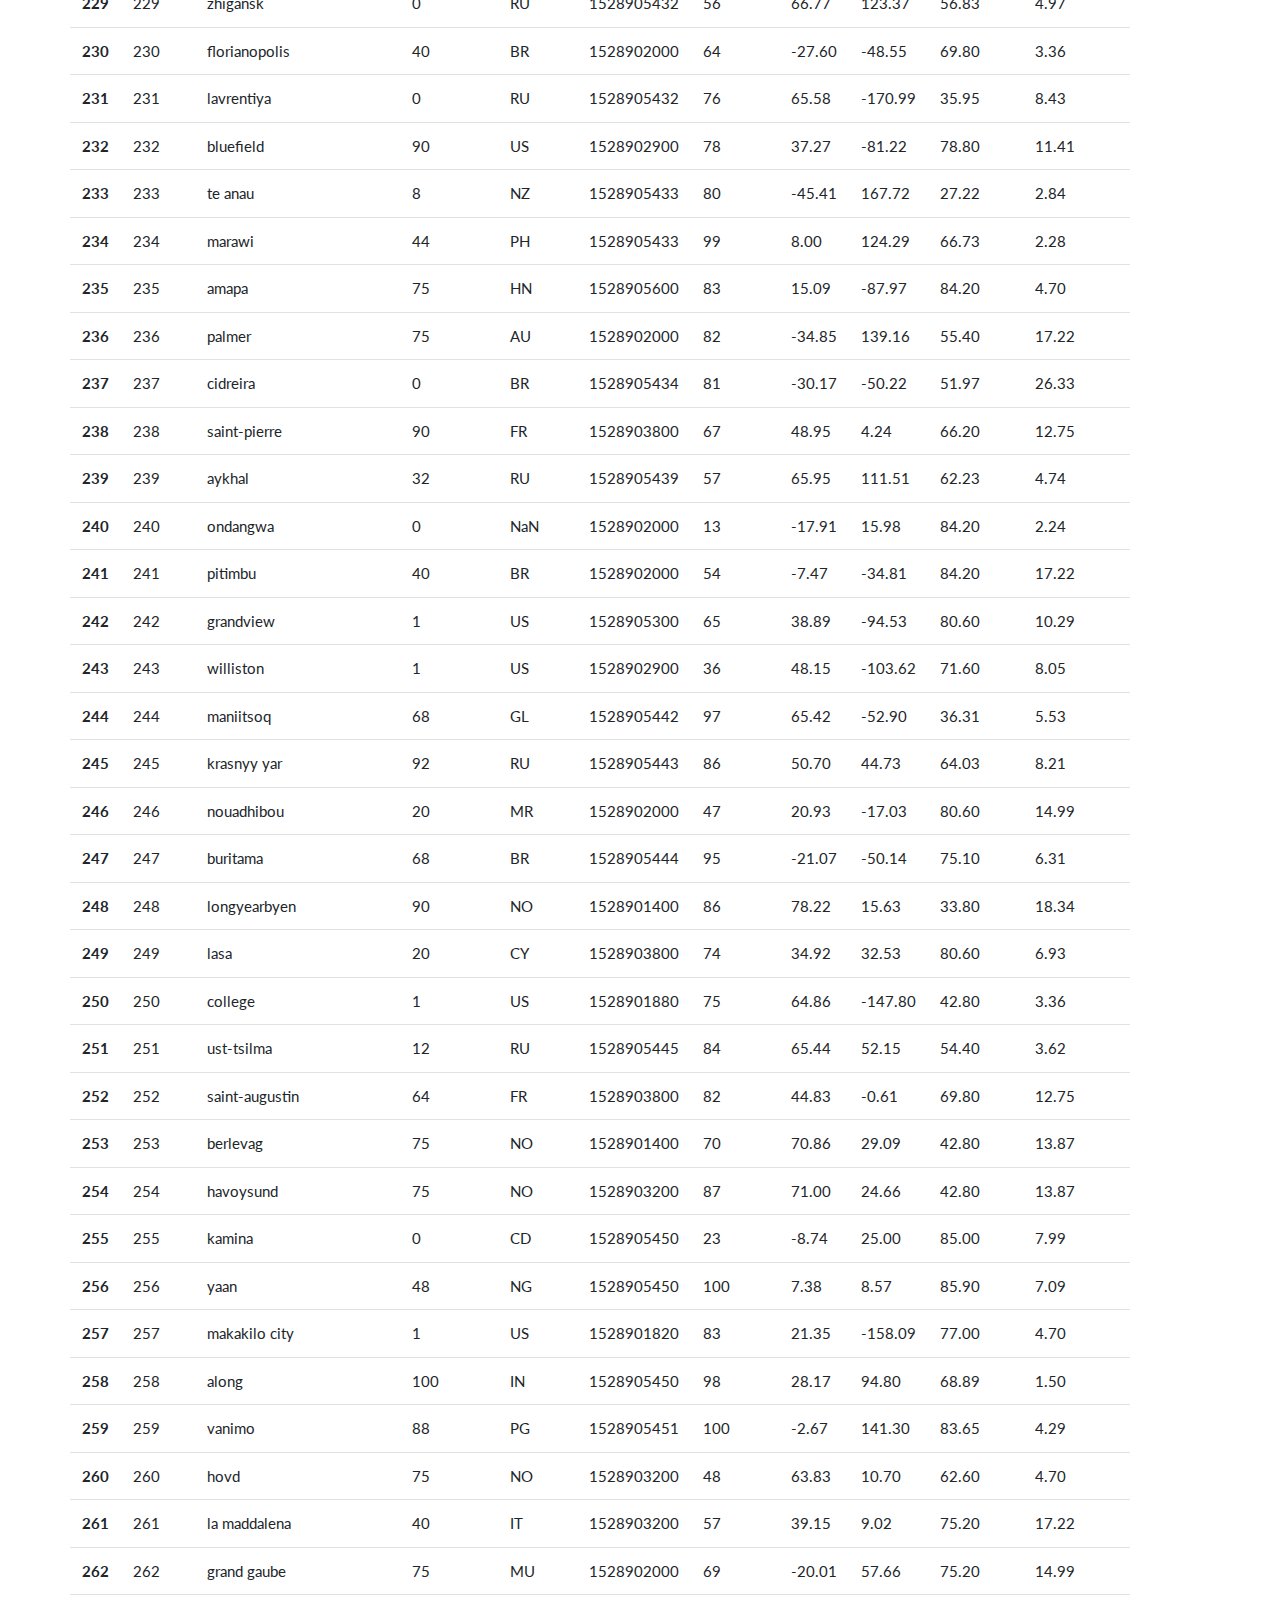
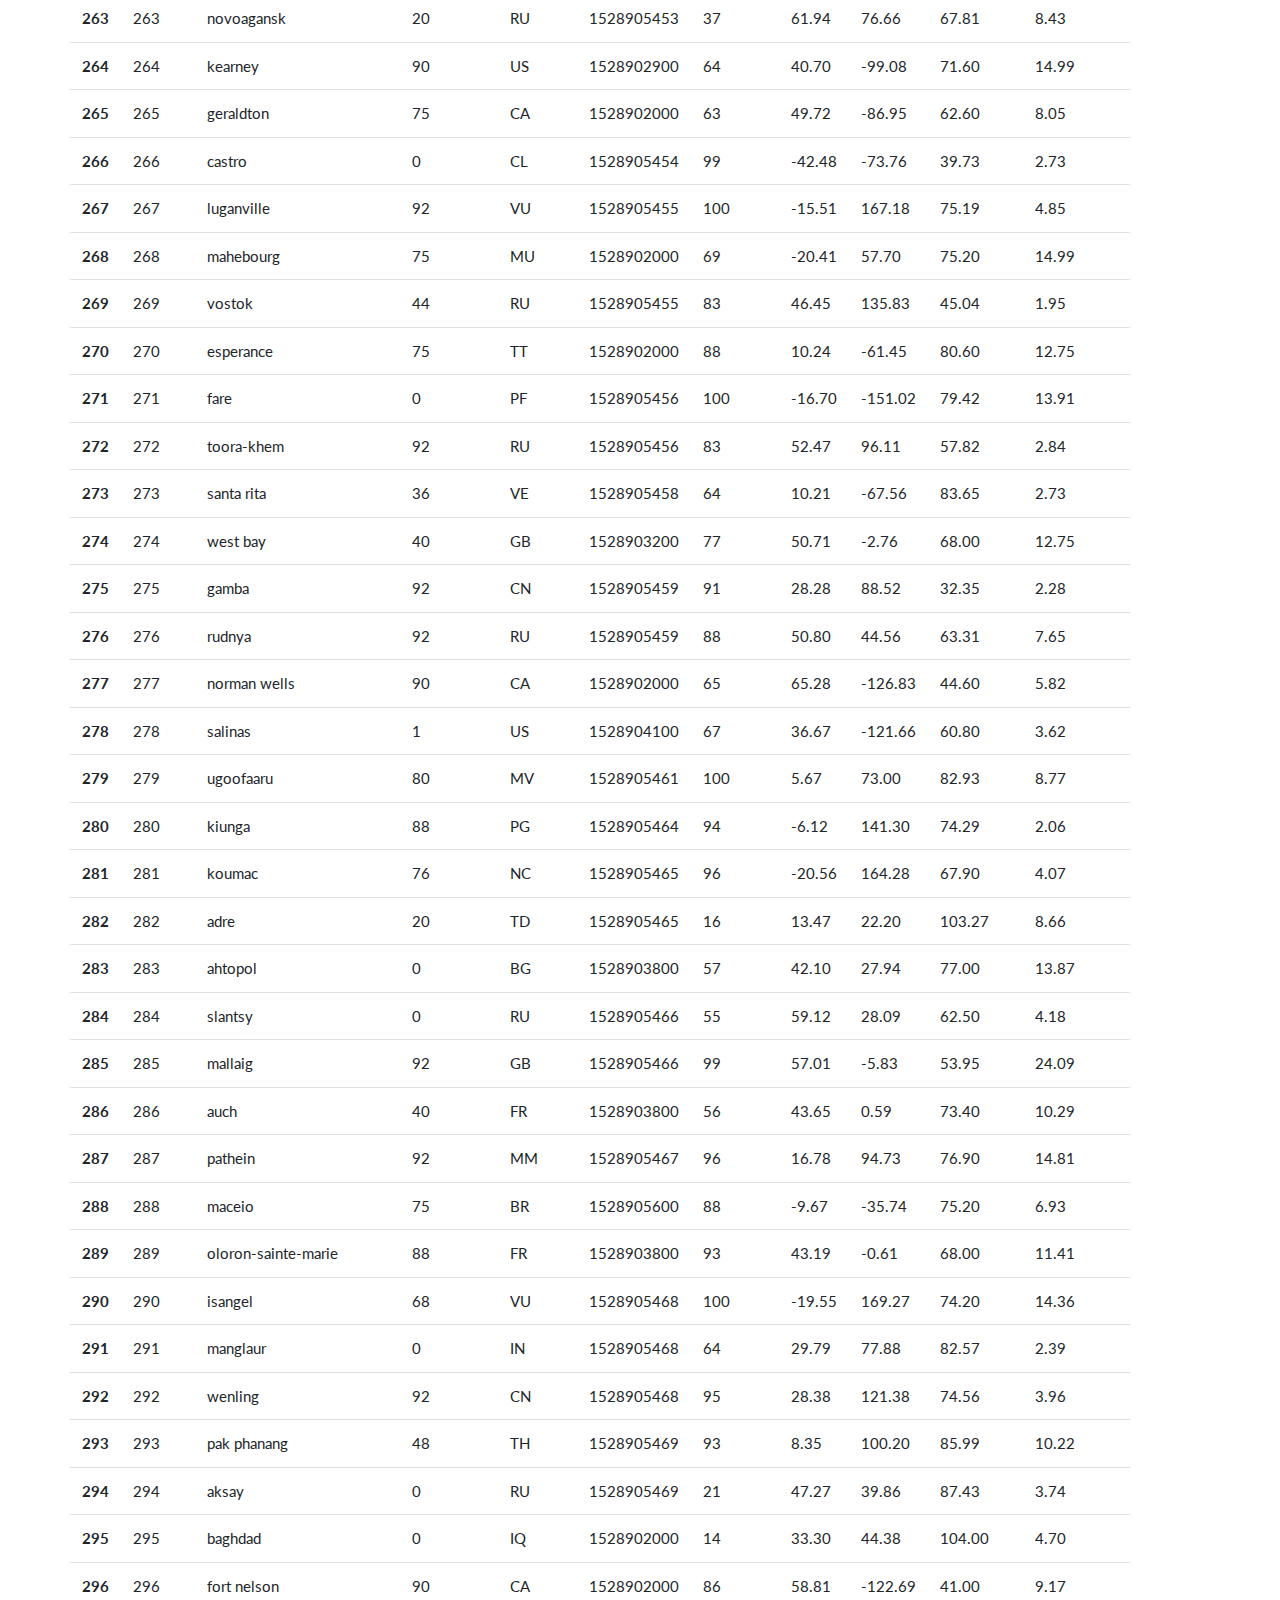
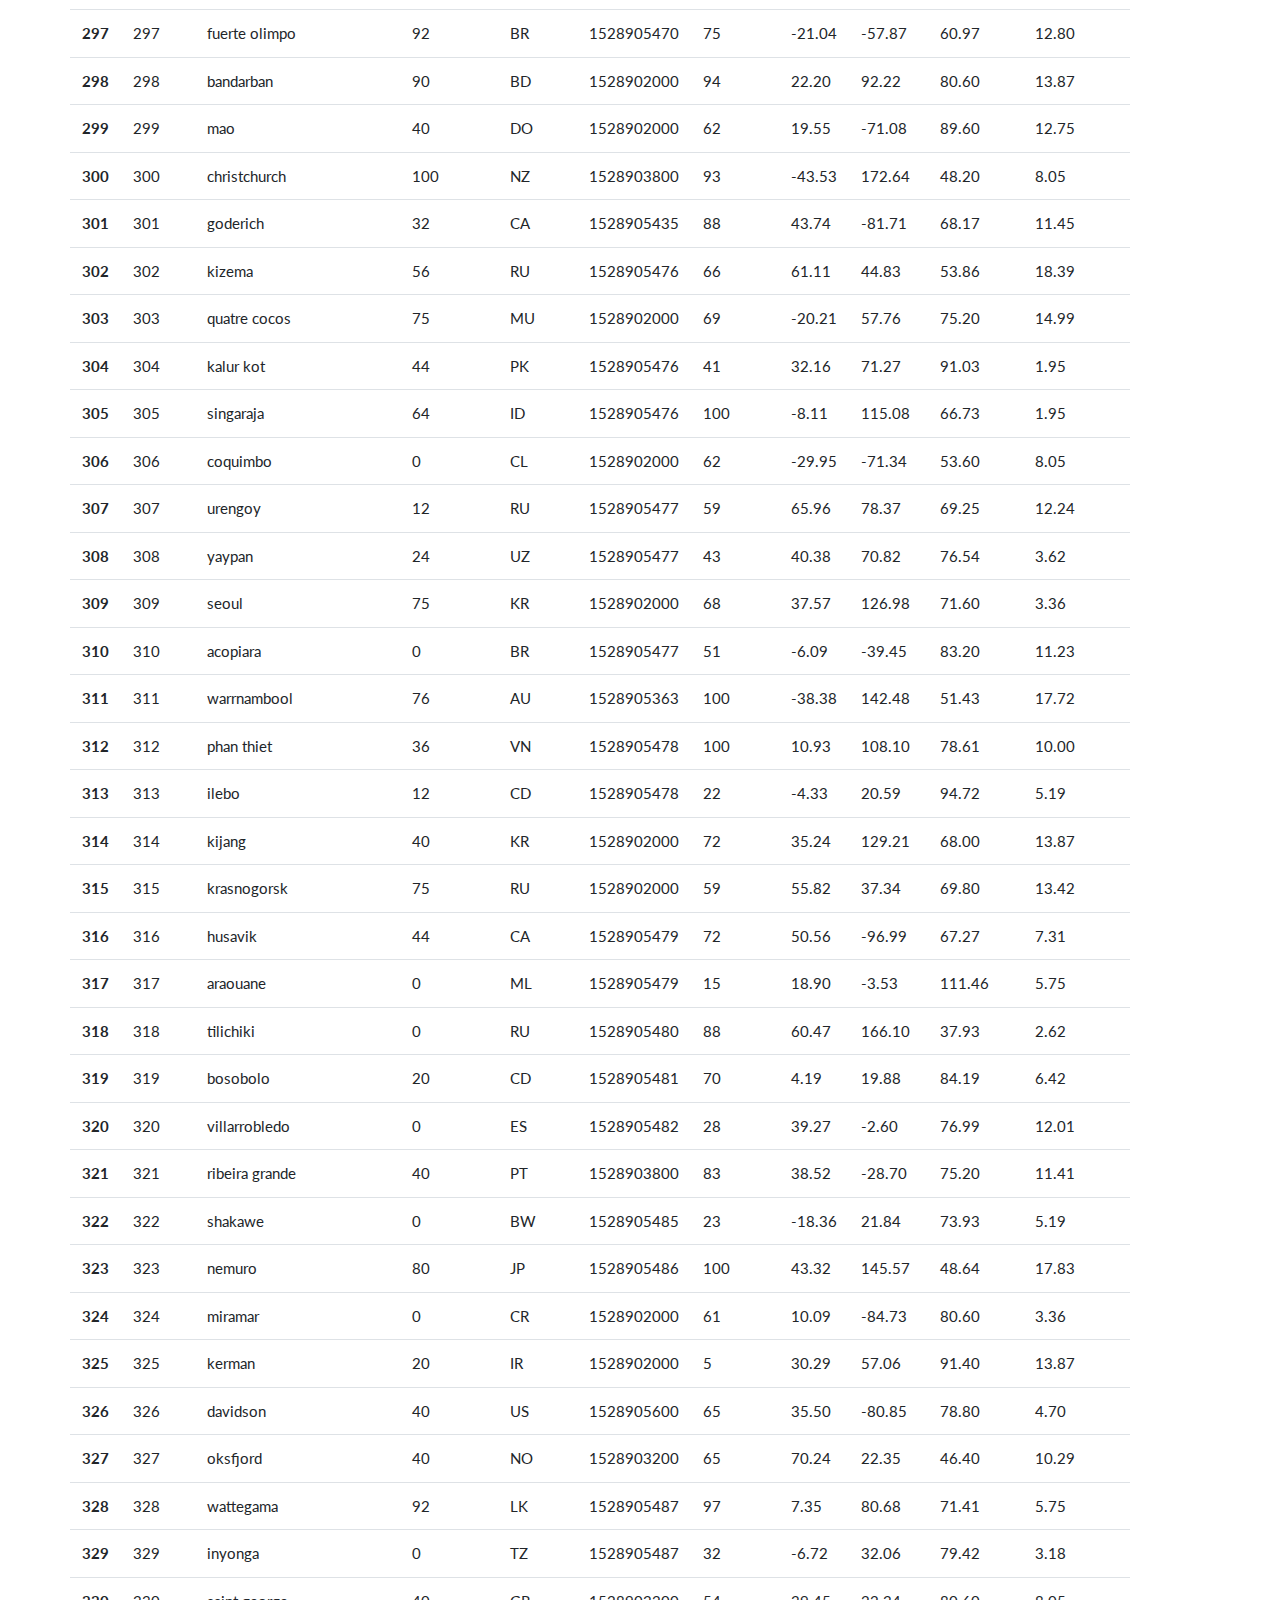
<file: WebVisualizations/data.html>
<!DOCTYPE html>
<html lang="en">

<head>
  <meta charset="UTF-8">
  <title>Bootstrap Web Visualization Dashboard</title>
  
  <!-- Point HTML to the CSS file -->
  <link rel="stylesheet" href="bootstrap.css">
  <link rel="stylesheet" href="additional_style.css">
</head>

<body>

  <!-- Add a Bootstrap component: Navbar -->

  <nav class="navbar navbar-expand-lg navbar-dark bg-primary">
    <a class="navbar-brand" href="index.html"><h3>Latitude</h3></a>
    <button class="navbar-toggler" type="button" data-toggle="collapse" data-target="#navbarColor01" aria-controls="navbarColor01" aria-expanded="false" aria-label="Toggle navigation">
      <span class="navbar-toggler-icon"></span>
    </button>
  
    <div class="collapse navbar-collapse" id="navbarColor01">
      <ul class="navbar-nav mr-auto">

        <li class="nav-item dropdown">
          <a class="nav-link dropdown-toggle" data-toggle="dropdown" href="#" role="button" aria-haspopup="true" aria-expanded="false">Plots</a>
          <div class="dropdown-menu" style="">
            <a class="dropdown-item" href="max_temperature.html">Max Temperature</a>
            <a class="dropdown-item" href="humidity.html">Humidity</a>
            <a class="dropdown-item" href="cloudiness.html">Cloudiness</a>
            <a class="dropdown-item" href="wind_speed.html">Wind Speed</a>
          </div>
        </li>

        <li class="nav-item">
          <a class="nav-link" href="comparison.html">Comparison</a>
        </li>
        <li class="nav-item">
          <a class="nav-link" href="data.html">Data</a>
        </li>

      </ul>

    </div>
  </nav>

   <!-- Add description -->

  <div class="container">
    <div class = "row">
            <div class="col-lg-12">
            <h3 class="my-4">Data</h3>
            <hr>
            <br>
            <p> The following table includes all of the data used for plotting during this project.</p>
        </div>

   <!-- Add data table -->

<div class="table-responsive-sm">

    <table class="table table-hover">
      <thead>
        <tr>
          <th scope="col">No.</th>
          <th scope="col">City_ID</th>
          <th scope="col">City</th>
          <th scope="col">Cloudiness</th>
          <th scope="col">Country</th>
          <th scope="col">Date</th>
          <th scope="col">Humidity</th>
          <th scope="col">Lat</th>
          <th scope="col">Lng</th>
          <th scope="col">Max Temp</th>
          <th scope="col">Wind Speed</th>
        </tr>

  </thead>
  <tbody>
    <tr>
      <th>0</th>
      <td>0</td>
      <td>jacareacanga</td>
      <td>0</td>
      <td>BR</td>
      <td>1528902000</td>
      <td>62</td>
      <td>-6.22</td>
      <td>-57.76</td>
      <td>89.60</td>
      <td>6.93</td>
    </tr>
    <tr>
      <th>1</th>
      <td>1</td>
      <td>kaitangata</td>
      <td>100</td>
      <td>NZ</td>
      <td>1528905304</td>
      <td>94</td>
      <td>-46.28</td>
      <td>169.85</td>
      <td>42.61</td>
      <td>5.64</td>
    </tr>
    <tr>
      <th>2</th>
      <td>2</td>
      <td>goulburn</td>
      <td>20</td>
      <td>AU</td>
      <td>1528905078</td>
      <td>91</td>
      <td>-34.75</td>
      <td>149.72</td>
      <td>44.32</td>
      <td>10.11</td>
    </tr>
    <tr>
      <th>3</th>
      <td>3</td>
      <td>lata</td>
      <td>76</td>
      <td>IN</td>
      <td>1528905305</td>
      <td>89</td>
      <td>30.78</td>
      <td>78.62</td>
      <td>59.89</td>
      <td>0.94</td>
    </tr>
    <tr>
      <th>4</th>
      <td>4</td>
      <td>chokurdakh</td>
      <td>0</td>
      <td>RU</td>
      <td>1528905306</td>
      <td>88</td>
      <td>70.62</td>
      <td>147.90</td>
      <td>32.17</td>
      <td>2.95</td>
    </tr>
    <tr>
      <th>5</th>
      <td>5</td>
      <td>martyush</td>
      <td>92</td>
      <td>RU</td>
      <td>1528905306</td>
      <td>94</td>
      <td>56.40</td>
      <td>61.89</td>
      <td>55.03</td>
      <td>9.33</td>
    </tr>
    <tr>
      <th>6</th>
      <td>6</td>
      <td>hobart</td>
      <td>20</td>
      <td>AU</td>
      <td>1528902000</td>
      <td>87</td>
      <td>-42.88</td>
      <td>147.33</td>
      <td>44.60</td>
      <td>8.05</td>
    </tr>
    <tr>
      <th>7</th>
      <td>7</td>
      <td>broken hill</td>
      <td>0</td>
      <td>AU</td>
      <td>1528905311</td>
      <td>88</td>
      <td>-31.97</td>
      <td>141.45</td>
      <td>44.50</td>
      <td>7.31</td>
    </tr>
    <tr>
      <th>8</th>
      <td>8</td>
      <td>harnosand</td>
      <td>0</td>
      <td>SE</td>
      <td>1528903200</td>
      <td>44</td>
      <td>62.63</td>
      <td>17.94</td>
      <td>60.80</td>
      <td>13.87</td>
    </tr>
    <tr>
      <th>9</th>
      <td>9</td>
      <td>tuatapere</td>
      <td>0</td>
      <td>NZ</td>
      <td>1528905312</td>
      <td>100</td>
      <td>-46.13</td>
      <td>167.69</td>
      <td>38.92</td>
      <td>3.40</td>
    </tr>
    <tr>
      <th>10</th>
      <td>10</td>
      <td>puerto ayora</td>
      <td>90</td>
      <td>EC</td>
      <td>1528902000</td>
      <td>69</td>
      <td>-0.74</td>
      <td>-90.35</td>
      <td>77.00</td>
      <td>13.87</td>
    </tr>
    <tr>
      <th>11</th>
      <td>11</td>
      <td>havre-saint-pierre</td>
      <td>75</td>
      <td>CA</td>
      <td>1528902000</td>
      <td>58</td>
      <td>50.23</td>
      <td>-63.60</td>
      <td>53.60</td>
      <td>19.46</td>
    </tr>
    <tr>
      <th>12</th>
      <td>12</td>
      <td>punta arenas</td>
      <td>0</td>
      <td>CL</td>
      <td>1528902000</td>
      <td>100</td>
      <td>-53.16</td>
      <td>-70.91</td>
      <td>35.60</td>
      <td>9.17</td>
    </tr>
    <tr>
      <th>13</th>
      <td>13</td>
      <td>tasiilaq</td>
      <td>75</td>
      <td>GL</td>
      <td>1528901400</td>
      <td>60</td>
      <td>65.61</td>
      <td>-37.64</td>
      <td>39.20</td>
      <td>2.24</td>
    </tr>
    <tr>
      <th>14</th>
      <td>14</td>
      <td>chapais</td>
      <td>40</td>
      <td>CA</td>
      <td>1528902000</td>
      <td>38</td>
      <td>49.78</td>
      <td>-74.86</td>
      <td>59.00</td>
      <td>10.29</td>
    </tr>
    <tr>
      <th>15</th>
      <td>15</td>
      <td>avarua</td>
      <td>40</td>
      <td>CK</td>
      <td>1528902000</td>
      <td>56</td>
      <td>-21.21</td>
      <td>-159.78</td>
      <td>73.40</td>
      <td>10.29</td>
    </tr>
    <tr>
      <th>16</th>
      <td>16</td>
      <td>hofn</td>
      <td>75</td>
      <td>IS</td>
      <td>1528902000</td>
      <td>87</td>
      <td>64.25</td>
      <td>-15.21</td>
      <td>51.80</td>
      <td>8.05</td>
    </tr>
    <tr>
      <th>17</th>
      <td>17</td>
      <td>yukamenskoye</td>
      <td>92</td>
      <td>RU</td>
      <td>1528905315</td>
      <td>98</td>
      <td>57.89</td>
      <td>52.24</td>
      <td>56.65</td>
      <td>10.22</td>
    </tr>
    <tr>
      <th>18</th>
      <td>18</td>
      <td>khandbari</td>
      <td>80</td>
      <td>NP</td>
      <td>1528905315</td>
      <td>67</td>
      <td>27.38</td>
      <td>87.21</td>
      <td>44.59</td>
      <td>1.39</td>
    </tr>
    <tr>
      <th>19</th>
      <td>19</td>
      <td>bethel</td>
      <td>1</td>
      <td>US</td>
      <td>1528901580</td>
      <td>93</td>
      <td>60.79</td>
      <td>-161.76</td>
      <td>44.60</td>
      <td>8.05</td>
    </tr>
    <tr>
      <th>20</th>
      <td>20</td>
      <td>ushuaia</td>
      <td>75</td>
      <td>AR</td>
      <td>1528902000</td>
      <td>64</td>
      <td>-54.81</td>
      <td>-68.31</td>
      <td>41.00</td>
      <td>3.36</td>
    </tr>
    <tr>
      <th>21</th>
      <td>21</td>
      <td>east london</td>
      <td>0</td>
      <td>ZA</td>
      <td>1528902000</td>
      <td>37</td>
      <td>-33.02</td>
      <td>27.91</td>
      <td>69.80</td>
      <td>5.82</td>
    </tr>
    <tr>
      <th>22</th>
      <td>22</td>
      <td>bluff</td>
      <td>76</td>
      <td>AU</td>
      <td>1528905321</td>
      <td>76</td>
      <td>-23.58</td>
      <td>149.07</td>
      <td>61.96</td>
      <td>4.74</td>
    </tr>
    <tr>
      <th>23</th>
      <td>23</td>
      <td>mount isa</td>
      <td>75</td>
      <td>AU</td>
      <td>1528902000</td>
      <td>100</td>
      <td>-20.73</td>
      <td>139.49</td>
      <td>64.40</td>
      <td>3.29</td>
    </tr>
    <tr>
      <th>24</th>
      <td>24</td>
      <td>pevek</td>
      <td>0</td>
      <td>RU</td>
      <td>1528905321</td>
      <td>71</td>
      <td>69.70</td>
      <td>170.27</td>
      <td>36.94</td>
      <td>6.98</td>
    </tr>
    <tr>
      <th>25</th>
      <td>25</td>
      <td>gao</td>
      <td>24</td>
      <td>ML</td>
      <td>1528905321</td>
      <td>16</td>
      <td>16.28</td>
      <td>-0.04</td>
      <td>110.02</td>
      <td>4.97</td>
    </tr>
    <tr>
      <th>26</th>
      <td>26</td>
      <td>cabo san lucas</td>
      <td>75</td>
      <td>MX</td>
      <td>1528901160</td>
      <td>74</td>
      <td>22.89</td>
      <td>-109.91</td>
      <td>84.20</td>
      <td>10.29</td>
    </tr>
    <tr>
      <th>27</th>
      <td>27</td>
      <td>sao filipe</td>
      <td>0</td>
      <td>CV</td>
      <td>1528905323</td>
      <td>88</td>
      <td>14.90</td>
      <td>-24.50</td>
      <td>75.73</td>
      <td>13.02</td>
    </tr>
    <tr>
      <th>28</th>
      <td>28</td>
      <td>tiksi</td>
      <td>44</td>
      <td>RU</td>
      <td>1528905298</td>
      <td>58</td>
      <td>71.64</td>
      <td>128.87</td>
      <td>57.73</td>
      <td>10.11</td>
    </tr>
    <tr>
      <th>29</th>
      <td>29</td>
      <td>busselton</td>
      <td>92</td>
      <td>AU</td>
      <td>1528905323</td>
      <td>100</td>
      <td>-33.64</td>
      <td>115.35</td>
      <td>60.43</td>
      <td>10.56</td>
    </tr>
    <tr>
      <th>30</th>
      <td>30</td>
      <td>alofi</td>
      <td>76</td>
      <td>NU</td>
      <td>1528902000</td>
      <td>88</td>
      <td>-19.06</td>
      <td>-169.92</td>
      <td>71.60</td>
      <td>3.36</td>
    </tr>
    <tr>
      <th>31</th>
      <td>31</td>
      <td>ola</td>
      <td>75</td>
      <td>RU</td>
      <td>1528902000</td>
      <td>100</td>
      <td>59.58</td>
      <td>151.30</td>
      <td>42.80</td>
      <td>7.76</td>
    </tr>
    <tr>
      <th>32</th>
      <td>32</td>
      <td>atar</td>
      <td>20</td>
      <td>MR</td>
      <td>1528902000</td>
      <td>19</td>
      <td>20.52</td>
      <td>-13.05</td>
      <td>91.40</td>
      <td>9.17</td>
    </tr>
    <tr>
      <th>33</th>
      <td>33</td>
      <td>rikitea</td>
      <td>0</td>
      <td>PF</td>
      <td>1528905325</td>
      <td>100</td>
      <td>-23.12</td>
      <td>-134.97</td>
      <td>73.57</td>
      <td>8.66</td>
    </tr>
    <tr>
      <th>34</th>
      <td>34</td>
      <td>hermanus</td>
      <td>0</td>
      <td>ZA</td>
      <td>1528905325</td>
      <td>24</td>
      <td>-34.42</td>
      <td>19.24</td>
      <td>77.17</td>
      <td>8.66</td>
    </tr>
    <tr>
      <th>35</th>
      <td>35</td>
      <td>ponta delgada</td>
      <td>75</td>
      <td>PT</td>
      <td>1528903800</td>
      <td>88</td>
      <td>37.73</td>
      <td>-25.67</td>
      <td>71.60</td>
      <td>12.75</td>
    </tr>
    <tr>
      <th>36</th>
      <td>36</td>
      <td>bambari</td>
      <td>24</td>
      <td>CF</td>
      <td>1528905326</td>
      <td>84</td>
      <td>5.77</td>
      <td>20.68</td>
      <td>81.85</td>
      <td>7.65</td>
    </tr>
    <tr>
      <th>37</th>
      <td>37</td>
      <td>cap malheureux</td>
      <td>75</td>
      <td>MU</td>
      <td>1528902000</td>
      <td>69</td>
      <td>-19.98</td>
      <td>57.61</td>
      <td>75.20</td>
      <td>14.99</td>
    </tr>
    <tr>
      <th>38</th>
      <td>38</td>
      <td>puerto escondido</td>
      <td>75</td>
      <td>MX</td>
      <td>1528901100</td>
      <td>65</td>
      <td>15.86</td>
      <td>-97.07</td>
      <td>80.60</td>
      <td>3.36</td>
    </tr>
    <tr>
      <th>39</th>
      <td>39</td>
      <td>qaanaaq</td>
      <td>32</td>
      <td>GL</td>
      <td>1528905330</td>
      <td>100</td>
      <td>77.48</td>
      <td>-69.36</td>
      <td>31.45</td>
      <td>6.31</td>
    </tr>
    <tr>
      <th>40</th>
      <td>40</td>
      <td>new norfolk</td>
      <td>20</td>
      <td>AU</td>
      <td>1528902000</td>
      <td>87</td>
      <td>-42.78</td>
      <td>147.06</td>
      <td>44.60</td>
      <td>8.05</td>
    </tr>
    <tr>
      <th>41</th>
      <td>41</td>
      <td>najran</td>
      <td>40</td>
      <td>SA</td>
      <td>1528902000</td>
      <td>13</td>
      <td>17.54</td>
      <td>44.22</td>
      <td>98.60</td>
      <td>11.41</td>
    </tr>
    <tr>
      <th>42</th>
      <td>42</td>
      <td>isla mujeres</td>
      <td>90</td>
      <td>MX</td>
      <td>1528904340</td>
      <td>100</td>
      <td>21.23</td>
      <td>-86.73</td>
      <td>75.20</td>
      <td>16.11</td>
    </tr>
    <tr>
      <th>43</th>
      <td>43</td>
      <td>mar del plata</td>
      <td>0</td>
      <td>AR</td>
      <td>1528905297</td>
      <td>100</td>
      <td>-46.43</td>
      <td>-67.52</td>
      <td>32.53</td>
      <td>7.31</td>
    </tr>
    <tr>
      <th>44</th>
      <td>44</td>
      <td>provideniya</td>
      <td>0</td>
      <td>RU</td>
      <td>1528905332</td>
      <td>91</td>
      <td>64.42</td>
      <td>-173.23</td>
      <td>40.63</td>
      <td>10.78</td>
    </tr>
    <tr>
      <th>45</th>
      <td>45</td>
      <td>jamestown</td>
      <td>12</td>
      <td>AU</td>
      <td>1528905333</td>
      <td>88</td>
      <td>-33.21</td>
      <td>138.60</td>
      <td>43.15</td>
      <td>10.89</td>
    </tr>
    <tr>
      <th>46</th>
      <td>46</td>
      <td>medicine hat</td>
      <td>20</td>
      <td>CA</td>
      <td>1528902000</td>
      <td>34</td>
      <td>50.04</td>
      <td>-110.68</td>
      <td>66.20</td>
      <td>14.99</td>
    </tr>
    <tr>
      <th>47</th>
      <td>47</td>
      <td>katsuura</td>
      <td>8</td>
      <td>JP</td>
      <td>1528905334</td>
      <td>88</td>
      <td>33.93</td>
      <td>134.50</td>
      <td>62.05</td>
      <td>7.54</td>
    </tr>
    <tr>
      <th>48</th>
      <td>48</td>
      <td>aklavik</td>
      <td>20</td>
      <td>CA</td>
      <td>1528902000</td>
      <td>53</td>
      <td>68.22</td>
      <td>-135.01</td>
      <td>51.80</td>
      <td>11.41</td>
    </tr>
    <tr>
      <th>49</th>
      <td>49</td>
      <td>tuktoyaktuk</td>
      <td>20</td>
      <td>CA</td>
      <td>1528902000</td>
      <td>61</td>
      <td>69.44</td>
      <td>-133.03</td>
      <td>46.40</td>
      <td>6.93</td>
    </tr>
    <tr>
      <th>50</th>
      <td>50</td>
      <td>kapaa</td>
      <td>90</td>
      <td>US</td>
      <td>1528901760</td>
      <td>88</td>
      <td>22.08</td>
      <td>-159.32</td>
      <td>75.20</td>
      <td>14.99</td>
    </tr>
    <tr>
      <th>51</th>
      <td>51</td>
      <td>mildura</td>
      <td>0</td>
      <td>AU</td>
      <td>1528905300</td>
      <td>92</td>
      <td>-34.18</td>
      <td>142.16</td>
      <td>45.67</td>
      <td>9.66</td>
    </tr>
    <tr>
      <th>52</th>
      <td>52</td>
      <td>souillac</td>
      <td>75</td>
      <td>FR</td>
      <td>1528903800</td>
      <td>49</td>
      <td>45.60</td>
      <td>-0.60</td>
      <td>73.40</td>
      <td>10.29</td>
    </tr>
    <tr>
      <th>53</th>
      <td>53</td>
      <td>lorengau</td>
      <td>100</td>
      <td>PG</td>
      <td>1528905336</td>
      <td>100</td>
      <td>-2.02</td>
      <td>147.27</td>
      <td>80.59</td>
      <td>3.85</td>
    </tr>
    <tr>
      <th>54</th>
      <td>54</td>
      <td>praia</td>
      <td>20</td>
      <td>BR</td>
      <td>1528902000</td>
      <td>47</td>
      <td>-20.25</td>
      <td>-43.81</td>
      <td>82.40</td>
      <td>3.36</td>
    </tr>
    <tr>
      <th>55</th>
      <td>55</td>
      <td>port alfred</td>
      <td>0</td>
      <td>ZA</td>
      <td>1528905338</td>
      <td>50</td>
      <td>-33.59</td>
      <td>26.89</td>
      <td>76.54</td>
      <td>7.20</td>
    </tr>
    <tr>
      <th>56</th>
      <td>56</td>
      <td>barranca</td>
      <td>0</td>
      <td>PE</td>
      <td>1528905339</td>
      <td>98</td>
      <td>-10.75</td>
      <td>-77.76</td>
      <td>61.87</td>
      <td>9.89</td>
    </tr>
    <tr>
      <th>57</th>
      <td>57</td>
      <td>nome</td>
      <td>40</td>
      <td>US</td>
      <td>1528902900</td>
      <td>70</td>
      <td>30.04</td>
      <td>-94.42</td>
      <td>87.80</td>
      <td>3.36</td>
    </tr>
    <tr>
      <th>58</th>
      <td>58</td>
      <td>matay</td>
      <td>0</td>
      <td>EG</td>
      <td>1528905339</td>
      <td>23</td>
      <td>28.42</td>
      <td>30.79</td>
      <td>97.69</td>
      <td>6.98</td>
    </tr>
    <tr>
      <th>59</th>
      <td>59</td>
      <td>saskylakh</td>
      <td>48</td>
      <td>RU</td>
      <td>1528905339</td>
      <td>55</td>
      <td>71.97</td>
      <td>114.09</td>
      <td>59.53</td>
      <td>5.86</td>
    </tr>
    <tr>
      <th>60</th>
      <td>60</td>
      <td>itarema</td>
      <td>0</td>
      <td>BR</td>
      <td>1528905340</td>
      <td>61</td>
      <td>-2.92</td>
      <td>-39.92</td>
      <td>88.33</td>
      <td>12.57</td>
    </tr>
    <tr>
      <th>61</th>
      <td>61</td>
      <td>butaritari</td>
      <td>56</td>
      <td>KI</td>
      <td>1528905340</td>
      <td>100</td>
      <td>3.07</td>
      <td>172.79</td>
      <td>81.13</td>
      <td>7.31</td>
    </tr>
    <tr>
      <th>62</th>
      <td>62</td>
      <td>peniche</td>
      <td>20</td>
      <td>PT</td>
      <td>1528903800</td>
      <td>64</td>
      <td>39.36</td>
      <td>-9.38</td>
      <td>75.20</td>
      <td>12.75</td>
    </tr>
    <tr>
      <th>63</th>
      <td>63</td>
      <td>beloha</td>
      <td>0</td>
      <td>MG</td>
      <td>1528905340</td>
      <td>57</td>
      <td>-25.17</td>
      <td>45.06</td>
      <td>71.95</td>
      <td>16.37</td>
    </tr>
    <tr>
      <th>64</th>
      <td>64</td>
      <td>anadyr</td>
      <td>0</td>
      <td>RU</td>
      <td>1528902000</td>
      <td>57</td>
      <td>64.73</td>
      <td>177.51</td>
      <td>48.20</td>
      <td>4.47</td>
    </tr>
    <tr>
      <th>65</th>
      <td>65</td>
      <td>luderitz</td>
      <td>12</td>
      <td>NaN</td>
      <td>1528905342</td>
      <td>64</td>
      <td>-26.65</td>
      <td>15.16</td>
      <td>64.03</td>
      <td>17.38</td>
    </tr>
    <tr>
      <th>66</th>
      <td>66</td>
      <td>rochester</td>
      <td>1</td>
      <td>US</td>
      <td>1528902960</td>
      <td>37</td>
      <td>44.02</td>
      <td>-92.46</td>
      <td>73.40</td>
      <td>6.93</td>
    </tr>
    <tr>
      <th>67</th>
      <td>67</td>
      <td>bosaso</td>
      <td>0</td>
      <td>SO</td>
      <td>1528905347</td>
      <td>86</td>
      <td>11.28</td>
      <td>49.18</td>
      <td>89.77</td>
      <td>3.96</td>
    </tr>
    <tr>
      <th>68</th>
      <td>68</td>
      <td>faanui</td>
      <td>0</td>
      <td>PF</td>
      <td>1528905347</td>
      <td>100</td>
      <td>-16.48</td>
      <td>-151.75</td>
      <td>79.96</td>
      <td>11.79</td>
    </tr>
    <tr>
      <th>69</th>
      <td>69</td>
      <td>grindavik</td>
      <td>75</td>
      <td>IS</td>
      <td>1528902000</td>
      <td>70</td>
      <td>63.84</td>
      <td>-22.43</td>
      <td>48.20</td>
      <td>5.82</td>
    </tr>
    <tr>
      <th>70</th>
      <td>70</td>
      <td>margate</td>
      <td>20</td>
      <td>AU</td>
      <td>1528902000</td>
      <td>87</td>
      <td>-43.03</td>
      <td>147.26</td>
      <td>44.60</td>
      <td>8.05</td>
    </tr>
    <tr>
      <th>71</th>
      <td>71</td>
      <td>marsh harbour</td>
      <td>88</td>
      <td>BS</td>
      <td>1528905349</td>
      <td>95</td>
      <td>26.54</td>
      <td>-77.06</td>
      <td>82.39</td>
      <td>10.00</td>
    </tr>
    <tr>
      <th>72</th>
      <td>72</td>
      <td>comodoro rivadavia</td>
      <td>40</td>
      <td>AR</td>
      <td>1528902000</td>
      <td>60</td>
      <td>-45.87</td>
      <td>-67.48</td>
      <td>42.80</td>
      <td>9.17</td>
    </tr>
    <tr>
      <th>73</th>
      <td>73</td>
      <td>upernavik</td>
      <td>92</td>
      <td>GL</td>
      <td>1528905350</td>
      <td>100</td>
      <td>72.79</td>
      <td>-56.15</td>
      <td>29.29</td>
      <td>3.74</td>
    </tr>
    <tr>
      <th>74</th>
      <td>74</td>
      <td>uige</td>
      <td>0</td>
      <td>AO</td>
      <td>1528905350</td>
      <td>29</td>
      <td>-7.61</td>
      <td>15.06</td>
      <td>86.80</td>
      <td>3.18</td>
    </tr>
    <tr>
      <th>75</th>
      <td>75</td>
      <td>bredasdorp</td>
      <td>0</td>
      <td>ZA</td>
      <td>1528902000</td>
      <td>23</td>
      <td>-34.53</td>
      <td>20.04</td>
      <td>82.40</td>
      <td>5.82</td>
    </tr>
    <tr>
      <th>76</th>
      <td>76</td>
      <td>bodden town</td>
      <td>40</td>
      <td>KY</td>
      <td>1528902000</td>
      <td>78</td>
      <td>19.28</td>
      <td>-81.25</td>
      <td>80.60</td>
      <td>16.11</td>
    </tr>
    <tr>
      <th>77</th>
      <td>77</td>
      <td>guerrero negro</td>
      <td>44</td>
      <td>MX</td>
      <td>1528905350</td>
      <td>88</td>
      <td>27.97</td>
      <td>-114.04</td>
      <td>63.85</td>
      <td>3.74</td>
    </tr>
    <tr>
      <th>78</th>
      <td>78</td>
      <td>bilma</td>
      <td>0</td>
      <td>NE</td>
      <td>1528905351</td>
      <td>12</td>
      <td>18.69</td>
      <td>12.92</td>
      <td>110.47</td>
      <td>4.63</td>
    </tr>
    <tr>
      <th>79</th>
      <td>79</td>
      <td>carnarvon</td>
      <td>0</td>
      <td>ZA</td>
      <td>1528905351</td>
      <td>30</td>
      <td>-30.97</td>
      <td>22.13</td>
      <td>60.43</td>
      <td>14.25</td>
    </tr>
    <tr>
      <th>80</th>
      <td>80</td>
      <td>ponta do sol</td>
      <td>12</td>
      <td>BR</td>
      <td>1528905352</td>
      <td>72</td>
      <td>-20.63</td>
      <td>-46.00</td>
      <td>78.25</td>
      <td>3.96</td>
    </tr>
    <tr>
      <th>81</th>
      <td>81</td>
      <td>vila franca do campo</td>
      <td>75</td>
      <td>PT</td>
      <td>1528903800</td>
      <td>88</td>
      <td>37.72</td>
      <td>-25.43</td>
      <td>71.60</td>
      <td>12.75</td>
    </tr>
    <tr>
      <th>82</th>
      <td>82</td>
      <td>puerto del rosario</td>
      <td>20</td>
      <td>ES</td>
      <td>1528903800</td>
      <td>60</td>
      <td>28.50</td>
      <td>-13.86</td>
      <td>73.40</td>
      <td>17.22</td>
    </tr>
    <tr>
      <th>83</th>
      <td>83</td>
      <td>sitka</td>
      <td>20</td>
      <td>US</td>
      <td>1528905353</td>
      <td>92</td>
      <td>37.17</td>
      <td>-99.65</td>
      <td>74.02</td>
      <td>5.97</td>
    </tr>
    <tr>
      <th>84</th>
      <td>84</td>
      <td>camacha</td>
      <td>75</td>
      <td>PT</td>
      <td>1528903800</td>
      <td>72</td>
      <td>33.08</td>
      <td>-16.33</td>
      <td>68.00</td>
      <td>16.11</td>
    </tr>
    <tr>
      <th>85</th>
      <td>85</td>
      <td>saint-philippe</td>
      <td>1</td>
      <td>CA</td>
      <td>1528902900</td>
      <td>54</td>
      <td>45.36</td>
      <td>-73.48</td>
      <td>78.80</td>
      <td>11.41</td>
    </tr>
    <tr>
      <th>86</th>
      <td>86</td>
      <td>port blair</td>
      <td>92</td>
      <td>IN</td>
      <td>1528905357</td>
      <td>97</td>
      <td>11.67</td>
      <td>92.75</td>
      <td>84.37</td>
      <td>25.10</td>
    </tr>
    <tr>
      <th>87</th>
      <td>87</td>
      <td>albany</td>
      <td>90</td>
      <td>US</td>
      <td>1528903860</td>
      <td>68</td>
      <td>42.65</td>
      <td>-73.75</td>
      <td>69.80</td>
      <td>3.36</td>
    </tr>
    <tr>
      <th>88</th>
      <td>88</td>
      <td>barrow</td>
      <td>88</td>
      <td>AR</td>
      <td>1528905182</td>
      <td>72</td>
      <td>-38.31</td>
      <td>-60.23</td>
      <td>50.26</td>
      <td>8.21</td>
    </tr>
    <tr>
      <th>89</th>
      <td>89</td>
      <td>qorveh</td>
      <td>92</td>
      <td>IR</td>
      <td>1528905357</td>
      <td>22</td>
      <td>35.17</td>
      <td>47.80</td>
      <td>76.72</td>
      <td>3.18</td>
    </tr>
    <tr>
      <th>90</th>
      <td>90</td>
      <td>san jeronimo</td>
      <td>90</td>
      <td>PE</td>
      <td>1528902000</td>
      <td>81</td>
      <td>-13.65</td>
      <td>-73.37</td>
      <td>46.40</td>
      <td>2.39</td>
    </tr>
    <tr>
      <th>91</th>
      <td>91</td>
      <td>mataura</td>
      <td>24</td>
      <td>NZ</td>
      <td>1528905299</td>
      <td>79</td>
      <td>-46.19</td>
      <td>168.86</td>
      <td>25.69</td>
      <td>3.18</td>
    </tr>
    <tr>
      <th>92</th>
      <td>92</td>
      <td>buala</td>
      <td>64</td>
      <td>SB</td>
      <td>1528905359</td>
      <td>100</td>
      <td>-8.15</td>
      <td>159.59</td>
      <td>78.70</td>
      <td>4.18</td>
    </tr>
    <tr>
      <th>93</th>
      <td>93</td>
      <td>eyl</td>
      <td>20</td>
      <td>SO</td>
      <td>1528905359</td>
      <td>57</td>
      <td>7.98</td>
      <td>49.82</td>
      <td>86.62</td>
      <td>22.41</td>
    </tr>
    <tr>
      <th>94</th>
      <td>94</td>
      <td>abu dhabi</td>
      <td>0</td>
      <td>AE</td>
      <td>1528902000</td>
      <td>29</td>
      <td>24.47</td>
      <td>54.37</td>
      <td>98.60</td>
      <td>16.11</td>
    </tr>
    <tr>
      <th>95</th>
      <td>95</td>
      <td>tahe</td>
      <td>92</td>
      <td>CN</td>
      <td>1528905359</td>
      <td>98</td>
      <td>52.34</td>
      <td>124.71</td>
      <td>51.43</td>
      <td>2.17</td>
    </tr>
    <tr>
      <th>96</th>
      <td>96</td>
      <td>chuy</td>
      <td>80</td>
      <td>UY</td>
      <td>1528905099</td>
      <td>93</td>
      <td>-33.69</td>
      <td>-53.46</td>
      <td>52.87</td>
      <td>28.90</td>
    </tr>
    <tr>
      <th>97</th>
      <td>97</td>
      <td>dzerzhinskoye</td>
      <td>8</td>
      <td>RU</td>
      <td>1528905360</td>
      <td>69</td>
      <td>56.84</td>
      <td>95.22</td>
      <td>65.11</td>
      <td>3.85</td>
    </tr>
    <tr>
      <th>98</th>
      <td>98</td>
      <td>vanavara</td>
      <td>0</td>
      <td>RU</td>
      <td>1528905360</td>
      <td>50</td>
      <td>60.35</td>
      <td>102.28</td>
      <td>64.21</td>
      <td>5.64</td>
    </tr>
    <tr>
      <th>99</th>
      <td>99</td>
      <td>muros</td>
      <td>40</td>
      <td>ES</td>
      <td>1528903800</td>
      <td>72</td>
      <td>42.77</td>
      <td>-9.06</td>
      <td>66.20</td>
      <td>10.29</td>
    </tr>
    <tr>
      <th>100</th>
      <td>100</td>
      <td>auchel</td>
      <td>0</td>
      <td>FR</td>
      <td>1528903800</td>
      <td>49</td>
      <td>50.51</td>
      <td>2.47</td>
      <td>68.00</td>
      <td>3.36</td>
    </tr>
    <tr>
      <th>101</th>
      <td>101</td>
      <td>bubaque</td>
      <td>40</td>
      <td>GW</td>
      <td>1528902000</td>
      <td>55</td>
      <td>11.28</td>
      <td>-15.83</td>
      <td>91.40</td>
      <td>11.41</td>
    </tr>
    <tr>
      <th>102</th>
      <td>102</td>
      <td>khatanga</td>
      <td>8</td>
      <td>RU</td>
      <td>1528905361</td>
      <td>65</td>
      <td>71.98</td>
      <td>102.47</td>
      <td>60.97</td>
      <td>4.63</td>
    </tr>
    <tr>
      <th>103</th>
      <td>103</td>
      <td>los banos</td>
      <td>1</td>
      <td>US</td>
      <td>1528904100</td>
      <td>67</td>
      <td>37.06</td>
      <td>-120.85</td>
      <td>75.20</td>
      <td>4.74</td>
    </tr>
    <tr>
      <th>104</th>
      <td>104</td>
      <td>labuhan</td>
      <td>12</td>
      <td>ID</td>
      <td>1528905361</td>
      <td>95</td>
      <td>-2.54</td>
      <td>115.51</td>
      <td>72.94</td>
      <td>1.83</td>
    </tr>
    <tr>
      <th>105</th>
      <td>105</td>
      <td>saint-paul</td>
      <td>75</td>
      <td>FR</td>
      <td>1528903800</td>
      <td>56</td>
      <td>45.22</td>
      <td>1.90</td>
      <td>68.00</td>
      <td>14.99</td>
    </tr>
    <tr>
      <th>106</th>
      <td>106</td>
      <td>petatlan</td>
      <td>90</td>
      <td>MX</td>
      <td>1528901220</td>
      <td>74</td>
      <td>17.52</td>
      <td>-101.27</td>
      <td>84.20</td>
      <td>1.83</td>
    </tr>
    <tr>
      <th>107</th>
      <td>107</td>
      <td>baykit</td>
      <td>36</td>
      <td>RU</td>
      <td>1528905366</td>
      <td>68</td>
      <td>61.68</td>
      <td>96.39</td>
      <td>63.94</td>
      <td>4.29</td>
    </tr>
    <tr>
      <th>108</th>
      <td>108</td>
      <td>dalby</td>
      <td>75</td>
      <td>AU</td>
      <td>1528902000</td>
      <td>93</td>
      <td>-27.18</td>
      <td>151.26</td>
      <td>53.60</td>
      <td>2.24</td>
    </tr>
    <tr>
      <th>109</th>
      <td>109</td>
      <td>yellowknife</td>
      <td>90</td>
      <td>CA</td>
      <td>1528902540</td>
      <td>93</td>
      <td>62.45</td>
      <td>-114.38</td>
      <td>46.40</td>
      <td>8.05</td>
    </tr>
    <tr>
      <th>110</th>
      <td>110</td>
      <td>hilo</td>
      <td>75</td>
      <td>US</td>
      <td>1528901580</td>
      <td>88</td>
      <td>19.71</td>
      <td>-155.08</td>
      <td>66.20</td>
      <td>5.82</td>
    </tr>
    <tr>
      <th>111</th>
      <td>111</td>
      <td>turukhansk</td>
      <td>36</td>
      <td>RU</td>
      <td>1528905297</td>
      <td>76</td>
      <td>65.80</td>
      <td>87.96</td>
      <td>66.37</td>
      <td>6.42</td>
    </tr>
    <tr>
      <th>112</th>
      <td>112</td>
      <td>dingle</td>
      <td>68</td>
      <td>PH</td>
      <td>1528905368</td>
      <td>82</td>
      <td>11.00</td>
      <td>122.67</td>
      <td>79.96</td>
      <td>8.21</td>
    </tr>
    <tr>
      <th>113</th>
      <td>113</td>
      <td>dillon</td>
      <td>1</td>
      <td>US</td>
      <td>1528901580</td>
      <td>44</td>
      <td>45.22</td>
      <td>-112.64</td>
      <td>57.20</td>
      <td>5.82</td>
    </tr>
    <tr>
      <th>114</th>
      <td>114</td>
      <td>labytnangi</td>
      <td>64</td>
      <td>RU</td>
      <td>1528905370</td>
      <td>75</td>
      <td>66.66</td>
      <td>66.39</td>
      <td>47.11</td>
      <td>17.49</td>
    </tr>
    <tr>
      <th>115</th>
      <td>115</td>
      <td>gigmoto</td>
      <td>36</td>
      <td>PH</td>
      <td>1528905370</td>
      <td>98</td>
      <td>13.78</td>
      <td>124.39</td>
      <td>83.56</td>
      <td>17.60</td>
    </tr>
    <tr>
      <th>116</th>
      <td>116</td>
      <td>nouakchott</td>
      <td>68</td>
      <td>MR</td>
      <td>1528905371</td>
      <td>76</td>
      <td>18.08</td>
      <td>-15.98</td>
      <td>76.72</td>
      <td>1.39</td>
    </tr>
    <tr>
      <th>117</th>
      <td>117</td>
      <td>rumoi</td>
      <td>92</td>
      <td>JP</td>
      <td>1528905371</td>
      <td>100</td>
      <td>43.93</td>
      <td>141.67</td>
      <td>44.41</td>
      <td>8.10</td>
    </tr>
    <tr>
      <th>118</th>
      <td>118</td>
      <td>dikson</td>
      <td>32</td>
      <td>RU</td>
      <td>1528905373</td>
      <td>100</td>
      <td>73.51</td>
      <td>80.55</td>
      <td>31.09</td>
      <td>13.13</td>
    </tr>
    <tr>
      <th>119</th>
      <td>119</td>
      <td>chinsali</td>
      <td>0</td>
      <td>ZM</td>
      <td>1528905377</td>
      <td>36</td>
      <td>-10.55</td>
      <td>32.07</td>
      <td>73.39</td>
      <td>9.22</td>
    </tr>
    <tr>
      <th>120</th>
      <td>120</td>
      <td>georgetown</td>
      <td>75</td>
      <td>GY</td>
      <td>1528902000</td>
      <td>78</td>
      <td>6.80</td>
      <td>-58.16</td>
      <td>82.40</td>
      <td>9.17</td>
    </tr>
    <tr>
      <th>121</th>
      <td>121</td>
      <td>tooele</td>
      <td>1</td>
      <td>US</td>
      <td>1528902900</td>
      <td>35</td>
      <td>40.53</td>
      <td>-112.30</td>
      <td>73.40</td>
      <td>9.17</td>
    </tr>
    <tr>
      <th>122</th>
      <td>122</td>
      <td>nikolskoye</td>
      <td>40</td>
      <td>RU</td>
      <td>1528902000</td>
      <td>41</td>
      <td>59.70</td>
      <td>30.79</td>
      <td>60.80</td>
      <td>4.47</td>
    </tr>
    <tr>
      <th>123</th>
      <td>123</td>
      <td>bodo</td>
      <td>80</td>
      <td>CI</td>
      <td>1528905379</td>
      <td>66</td>
      <td>5.91</td>
      <td>-4.68</td>
      <td>87.70</td>
      <td>8.21</td>
    </tr>
    <tr>
      <th>124</th>
      <td>124</td>
      <td>minador do negrao</td>
      <td>32</td>
      <td>BR</td>
      <td>1528905379</td>
      <td>80</td>
      <td>-9.31</td>
      <td>-36.86</td>
      <td>76.81</td>
      <td>13.24</td>
    </tr>
    <tr>
      <th>125</th>
      <td>125</td>
      <td>sambava</td>
      <td>88</td>
      <td>MG</td>
      <td>1528905379</td>
      <td>100</td>
      <td>-14.27</td>
      <td>50.17</td>
      <td>77.35</td>
      <td>19.73</td>
    </tr>
    <tr>
      <th>126</th>
      <td>126</td>
      <td>yerbogachen</td>
      <td>0</td>
      <td>RU</td>
      <td>1528905380</td>
      <td>44</td>
      <td>61.28</td>
      <td>108.01</td>
      <td>64.93</td>
      <td>7.43</td>
    </tr>
    <tr>
      <th>127</th>
      <td>127</td>
      <td>kahului</td>
      <td>1</td>
      <td>US</td>
      <td>1528901760</td>
      <td>93</td>
      <td>20.89</td>
      <td>-156.47</td>
      <td>66.20</td>
      <td>3.36</td>
    </tr>
    <tr>
      <th>128</th>
      <td>128</td>
      <td>clyde river</td>
      <td>75</td>
      <td>CA</td>
      <td>1528902660</td>
      <td>100</td>
      <td>70.47</td>
      <td>-68.59</td>
      <td>35.60</td>
      <td>21.92</td>
    </tr>
    <tr>
      <th>129</th>
      <td>129</td>
      <td>ancud</td>
      <td>20</td>
      <td>CL</td>
      <td>1528905381</td>
      <td>90</td>
      <td>-41.87</td>
      <td>-73.83</td>
      <td>39.10</td>
      <td>2.73</td>
    </tr>
    <tr>
      <th>130</th>
      <td>130</td>
      <td>beringovskiy</td>
      <td>0</td>
      <td>RU</td>
      <td>1528905381</td>
      <td>88</td>
      <td>63.05</td>
      <td>179.32</td>
      <td>39.37</td>
      <td>3.40</td>
    </tr>
    <tr>
      <th>131</th>
      <td>131</td>
      <td>majene</td>
      <td>32</td>
      <td>ID</td>
      <td>1528905382</td>
      <td>100</td>
      <td>-3.54</td>
      <td>118.97</td>
      <td>81.85</td>
      <td>11.01</td>
    </tr>
    <tr>
      <th>132</th>
      <td>132</td>
      <td>ahar</td>
      <td>36</td>
      <td>IR</td>
      <td>1528905382</td>
      <td>62</td>
      <td>38.48</td>
      <td>47.07</td>
      <td>62.77</td>
      <td>3.74</td>
    </tr>
    <tr>
      <th>133</th>
      <td>133</td>
      <td>ilhabela</td>
      <td>80</td>
      <td>BR</td>
      <td>1528905382</td>
      <td>98</td>
      <td>-23.78</td>
      <td>-45.36</td>
      <td>72.85</td>
      <td>2.28</td>
    </tr>
    <tr>
      <th>134</th>
      <td>134</td>
      <td>listvyagi</td>
      <td>0</td>
      <td>RU</td>
      <td>1528905382</td>
      <td>78</td>
      <td>53.68</td>
      <td>86.95</td>
      <td>65.11</td>
      <td>2.06</td>
    </tr>
    <tr>
      <th>135</th>
      <td>135</td>
      <td>skjervoy</td>
      <td>40</td>
      <td>NO</td>
      <td>1528903200</td>
      <td>65</td>
      <td>70.03</td>
      <td>20.97</td>
      <td>44.60</td>
      <td>10.29</td>
    </tr>
    <tr>
      <th>136</th>
      <td>136</td>
      <td>cape town</td>
      <td>0</td>
      <td>ZA</td>
      <td>1528902000</td>
      <td>35</td>
      <td>-33.93</td>
      <td>18.42</td>
      <td>73.40</td>
      <td>9.17</td>
    </tr>
    <tr>
      <th>137</th>
      <td>137</td>
      <td>iqaluit</td>
      <td>90</td>
      <td>CA</td>
      <td>1528902000</td>
      <td>96</td>
      <td>63.75</td>
      <td>-68.52</td>
      <td>35.60</td>
      <td>20.80</td>
    </tr>
    <tr>
      <th>138</th>
      <td>138</td>
      <td>fort-shevchenko</td>
      <td>0</td>
      <td>KZ</td>
      <td>1528905387</td>
      <td>59</td>
      <td>44.51</td>
      <td>50.26</td>
      <td>74.20</td>
      <td>3.62</td>
    </tr>
    <tr>
      <th>139</th>
      <td>139</td>
      <td>severo-kurilsk</td>
      <td>92</td>
      <td>RU</td>
      <td>1528905387</td>
      <td>100</td>
      <td>50.68</td>
      <td>156.12</td>
      <td>38.02</td>
      <td>16.26</td>
    </tr>
    <tr>
      <th>140</th>
      <td>140</td>
      <td>arraial do cabo</td>
      <td>0</td>
      <td>BR</td>
      <td>1528905600</td>
      <td>65</td>
      <td>-22.97</td>
      <td>-42.02</td>
      <td>80.60</td>
      <td>4.70</td>
    </tr>
    <tr>
      <th>141</th>
      <td>141</td>
      <td>torbay</td>
      <td>90</td>
      <td>CA</td>
      <td>1528903560</td>
      <td>93</td>
      <td>47.66</td>
      <td>-52.73</td>
      <td>50.00</td>
      <td>19.46</td>
    </tr>
    <tr>
      <th>142</th>
      <td>142</td>
      <td>ahipara</td>
      <td>88</td>
      <td>NZ</td>
      <td>1528905388</td>
      <td>91</td>
      <td>-35.17</td>
      <td>173.16</td>
      <td>56.65</td>
      <td>9.66</td>
    </tr>
    <tr>
      <th>143</th>
      <td>143</td>
      <td>bandarbeyla</td>
      <td>0</td>
      <td>SO</td>
      <td>1528905389</td>
      <td>79</td>
      <td>9.49</td>
      <td>50.81</td>
      <td>79.15</td>
      <td>32.93</td>
    </tr>
    <tr>
      <th>144</th>
      <td>144</td>
      <td>vuktyl</td>
      <td>92</td>
      <td>RU</td>
      <td>1528905389</td>
      <td>96</td>
      <td>63.86</td>
      <td>57.31</td>
      <td>52.60</td>
      <td>7.43</td>
    </tr>
    <tr>
      <th>145</th>
      <td>145</td>
      <td>caravelas</td>
      <td>0</td>
      <td>BR</td>
      <td>1528905390</td>
      <td>98</td>
      <td>-17.73</td>
      <td>-39.27</td>
      <td>77.62</td>
      <td>10.45</td>
    </tr>
    <tr>
      <th>146</th>
      <td>146</td>
      <td>waipawa</td>
      <td>92</td>
      <td>NZ</td>
      <td>1528905390</td>
      <td>94</td>
      <td>-39.94</td>
      <td>176.59</td>
      <td>50.89</td>
      <td>9.44</td>
    </tr>
    <tr>
      <th>147</th>
      <td>147</td>
      <td>khomutovo</td>
      <td>0</td>
      <td>RU</td>
      <td>1528905390</td>
      <td>65</td>
      <td>52.85</td>
      <td>37.45</td>
      <td>72.31</td>
      <td>5.97</td>
    </tr>
    <tr>
      <th>148</th>
      <td>148</td>
      <td>acajutla</td>
      <td>40</td>
      <td>SV</td>
      <td>1528901400</td>
      <td>79</td>
      <td>13.59</td>
      <td>-89.83</td>
      <td>84.20</td>
      <td>1.12</td>
    </tr>
    <tr>
      <th>149</th>
      <td>149</td>
      <td>buritis</td>
      <td>0</td>
      <td>BR</td>
      <td>1528905391</td>
      <td>53</td>
      <td>-15.62</td>
      <td>-46.42</td>
      <td>83.74</td>
      <td>6.87</td>
    </tr>
    <tr>
      <th>150</th>
      <td>150</td>
      <td>meulaboh</td>
      <td>48</td>
      <td>ID</td>
      <td>1528905392</td>
      <td>100</td>
      <td>4.14</td>
      <td>96.13</td>
      <td>82.03</td>
      <td>3.40</td>
    </tr>
    <tr>
      <th>151</th>
      <td>151</td>
      <td>vaini</td>
      <td>100</td>
      <td>IN</td>
      <td>1528905392</td>
      <td>98</td>
      <td>15.34</td>
      <td>74.49</td>
      <td>70.42</td>
      <td>4.29</td>
    </tr>
    <tr>
      <th>152</th>
      <td>152</td>
      <td>teya</td>
      <td>75</td>
      <td>MX</td>
      <td>1528901400</td>
      <td>66</td>
      <td>21.05</td>
      <td>-89.07</td>
      <td>86.00</td>
      <td>13.87</td>
    </tr>
    <tr>
      <th>153</th>
      <td>153</td>
      <td>bambous virieux</td>
      <td>75</td>
      <td>MU</td>
      <td>1528902000</td>
      <td>69</td>
      <td>-20.34</td>
      <td>57.76</td>
      <td>75.20</td>
      <td>14.99</td>
    </tr>
    <tr>
      <th>154</th>
      <td>154</td>
      <td>zaragoza</td>
      <td>20</td>
      <td>ES</td>
      <td>1528903800</td>
      <td>49</td>
      <td>41.65</td>
      <td>-0.88</td>
      <td>77.00</td>
      <td>28.86</td>
    </tr>
    <tr>
      <th>155</th>
      <td>155</td>
      <td>thompson</td>
      <td>75</td>
      <td>CA</td>
      <td>1528902600</td>
      <td>76</td>
      <td>55.74</td>
      <td>-97.86</td>
      <td>57.20</td>
      <td>3.36</td>
    </tr>
    <tr>
      <th>156</th>
      <td>156</td>
      <td>kodiak</td>
      <td>1</td>
      <td>US</td>
      <td>1528901580</td>
      <td>50</td>
      <td>39.95</td>
      <td>-94.76</td>
      <td>75.20</td>
      <td>13.87</td>
    </tr>
    <tr>
      <th>157</th>
      <td>157</td>
      <td>nsanje</td>
      <td>92</td>
      <td>MZ</td>
      <td>1528905397</td>
      <td>84</td>
      <td>-16.92</td>
      <td>35.26</td>
      <td>70.33</td>
      <td>4.18</td>
    </tr>
    <tr>
      <th>158</th>
      <td>158</td>
      <td>the pas</td>
      <td>1</td>
      <td>CA</td>
      <td>1528902000</td>
      <td>63</td>
      <td>53.82</td>
      <td>-101.24</td>
      <td>60.80</td>
      <td>10.29</td>
    </tr>
    <tr>
      <th>159</th>
      <td>159</td>
      <td>masalli</td>
      <td>12</td>
      <td>KR</td>
      <td>1528902000</td>
      <td>77</td>
      <td>34.80</td>
      <td>126.66</td>
      <td>68.00</td>
      <td>9.17</td>
    </tr>
    <tr>
      <th>160</th>
      <td>160</td>
      <td>talnakh</td>
      <td>20</td>
      <td>RU</td>
      <td>1528905398</td>
      <td>100</td>
      <td>69.49</td>
      <td>88.39</td>
      <td>42.79</td>
      <td>3.18</td>
    </tr>
    <tr>
      <th>161</th>
      <td>161</td>
      <td>ilulissat</td>
      <td>90</td>
      <td>GL</td>
      <td>1528901400</td>
      <td>97</td>
      <td>69.22</td>
      <td>-51.10</td>
      <td>32.00</td>
      <td>4.70</td>
    </tr>
    <tr>
      <th>162</th>
      <td>162</td>
      <td>vallenar</td>
      <td>0</td>
      <td>CL</td>
      <td>1528905399</td>
      <td>56</td>
      <td>-28.58</td>
      <td>-70.76</td>
      <td>54.40</td>
      <td>1.28</td>
    </tr>
    <tr>
      <th>163</th>
      <td>163</td>
      <td>cap-aux-meules</td>
      <td>40</td>
      <td>CA</td>
      <td>1528902000</td>
      <td>62</td>
      <td>47.38</td>
      <td>-61.86</td>
      <td>51.80</td>
      <td>20.80</td>
    </tr>
    <tr>
      <th>164</th>
      <td>164</td>
      <td>san quintin</td>
      <td>90</td>
      <td>PH</td>
      <td>1528902000</td>
      <td>100</td>
      <td>17.54</td>
      <td>120.52</td>
      <td>77.00</td>
      <td>13.87</td>
    </tr>
    <tr>
      <th>165</th>
      <td>165</td>
      <td>victoria</td>
      <td>75</td>
      <td>BN</td>
      <td>1528902000</td>
      <td>94</td>
      <td>5.28</td>
      <td>115.24</td>
      <td>80.60</td>
      <td>1.12</td>
    </tr>
    <tr>
      <th>166</th>
      <td>166</td>
      <td>okhotsk</td>
      <td>12</td>
      <td>RU</td>
      <td>1528905400</td>
      <td>100</td>
      <td>59.36</td>
      <td>143.24</td>
      <td>38.02</td>
      <td>2.17</td>
    </tr>
    <tr>
      <th>167</th>
      <td>167</td>
      <td>bonavista</td>
      <td>92</td>
      <td>CA</td>
      <td>1528905401</td>
      <td>82</td>
      <td>48.65</td>
      <td>-53.11</td>
      <td>46.57</td>
      <td>22.97</td>
    </tr>
    <tr>
      <th>168</th>
      <td>168</td>
      <td>manokwari</td>
      <td>80</td>
      <td>ID</td>
      <td>1528905401</td>
      <td>100</td>
      <td>-0.87</td>
      <td>134.08</td>
      <td>78.07</td>
      <td>8.10</td>
    </tr>
    <tr>
      <th>169</th>
      <td>169</td>
      <td>lebu</td>
      <td>92</td>
      <td>ET</td>
      <td>1528905404</td>
      <td>100</td>
      <td>8.96</td>
      <td>38.73</td>
      <td>55.30</td>
      <td>0.72</td>
    </tr>
    <tr>
      <th>170</th>
      <td>170</td>
      <td>qostanay</td>
      <td>75</td>
      <td>KZ</td>
      <td>1528902000</td>
      <td>54</td>
      <td>53.17</td>
      <td>63.58</td>
      <td>59.00</td>
      <td>6.71</td>
    </tr>
    <tr>
      <th>171</th>
      <td>171</td>
      <td>victor harbor</td>
      <td>75</td>
      <td>AU</td>
      <td>1528902000</td>
      <td>82</td>
      <td>-35.55</td>
      <td>138.62</td>
      <td>55.40</td>
      <td>17.22</td>
    </tr>
    <tr>
      <th>172</th>
      <td>172</td>
      <td>kamenka</td>
      <td>12</td>
      <td>RU</td>
      <td>1528905405</td>
      <td>98</td>
      <td>53.19</td>
      <td>44.05</td>
      <td>61.60</td>
      <td>9.44</td>
    </tr>
    <tr>
      <th>173</th>
      <td>173</td>
      <td>cherskiy</td>
      <td>8</td>
      <td>RU</td>
      <td>1528905405</td>
      <td>48</td>
      <td>68.75</td>
      <td>161.30</td>
      <td>55.21</td>
      <td>3.18</td>
    </tr>
    <tr>
      <th>174</th>
      <td>174</td>
      <td>kimbe</td>
      <td>92</td>
      <td>PG</td>
      <td>1528905405</td>
      <td>100</td>
      <td>-5.56</td>
      <td>150.15</td>
      <td>78.43</td>
      <td>6.64</td>
    </tr>
    <tr>
      <th>175</th>
      <td>175</td>
      <td>guba</td>
      <td>75</td>
      <td>PH</td>
      <td>1528902000</td>
      <td>74</td>
      <td>10.43</td>
      <td>123.89</td>
      <td>84.20</td>
      <td>8.05</td>
    </tr>
    <tr>
      <th>176</th>
      <td>176</td>
      <td>inuvik</td>
      <td>40</td>
      <td>CA</td>
      <td>1528902000</td>
      <td>53</td>
      <td>68.36</td>
      <td>-133.71</td>
      <td>51.80</td>
      <td>3.36</td>
    </tr>
    <tr>
      <th>177</th>
      <td>177</td>
      <td>jiazi</td>
      <td>20</td>
      <td>CN</td>
      <td>1528902000</td>
      <td>78</td>
      <td>19.61</td>
      <td>110.49</td>
      <td>82.40</td>
      <td>4.47</td>
    </tr>
    <tr>
      <th>178</th>
      <td>178</td>
      <td>namatanai</td>
      <td>76</td>
      <td>PG</td>
      <td>1528905407</td>
      <td>100</td>
      <td>-3.66</td>
      <td>152.44</td>
      <td>78.07</td>
      <td>11.68</td>
    </tr>
    <tr>
      <th>179</th>
      <td>179</td>
      <td>port elizabeth</td>
      <td>90</td>
      <td>US</td>
      <td>1528903500</td>
      <td>83</td>
      <td>39.31</td>
      <td>-74.98</td>
      <td>75.20</td>
      <td>9.17</td>
    </tr>
    <tr>
      <th>180</th>
      <td>180</td>
      <td>chilca</td>
      <td>75</td>
      <td>PE</td>
      <td>1528903800</td>
      <td>47</td>
      <td>-13.22</td>
      <td>-72.34</td>
      <td>55.40</td>
      <td>3.36</td>
    </tr>
    <tr>
      <th>181</th>
      <td>181</td>
      <td>tual</td>
      <td>68</td>
      <td>ID</td>
      <td>1528905408</td>
      <td>100</td>
      <td>-5.67</td>
      <td>132.75</td>
      <td>79.78</td>
      <td>12.12</td>
    </tr>
    <tr>
      <th>182</th>
      <td>182</td>
      <td>puerto colombia</td>
      <td>40</td>
      <td>CO</td>
      <td>1528902000</td>
      <td>74</td>
      <td>10.99</td>
      <td>-74.96</td>
      <td>87.80</td>
      <td>6.93</td>
    </tr>
    <tr>
      <th>183</th>
      <td>183</td>
      <td>muzhi</td>
      <td>0</td>
      <td>RU</td>
      <td>1528905409</td>
      <td>63</td>
      <td>65.40</td>
      <td>64.70</td>
      <td>55.57</td>
      <td>10.67</td>
    </tr>
    <tr>
      <th>184</th>
      <td>184</td>
      <td>tabuk</td>
      <td>92</td>
      <td>PH</td>
      <td>1528905413</td>
      <td>86</td>
      <td>17.41</td>
      <td>121.44</td>
      <td>72.40</td>
      <td>1.83</td>
    </tr>
    <tr>
      <th>185</th>
      <td>185</td>
      <td>palauig</td>
      <td>92</td>
      <td>PH</td>
      <td>1528905413</td>
      <td>100</td>
      <td>15.44</td>
      <td>119.90</td>
      <td>74.11</td>
      <td>10.67</td>
    </tr>
    <tr>
      <th>186</th>
      <td>186</td>
      <td>komsomolskiy</td>
      <td>0</td>
      <td>RU</td>
      <td>1528905413</td>
      <td>84</td>
      <td>67.55</td>
      <td>63.78</td>
      <td>37.39</td>
      <td>9.22</td>
    </tr>
    <tr>
      <th>187</th>
      <td>187</td>
      <td>atuona</td>
      <td>44</td>
      <td>PF</td>
      <td>1528905298</td>
      <td>100</td>
      <td>-9.80</td>
      <td>-139.03</td>
      <td>79.60</td>
      <td>12.91</td>
    </tr>
    <tr>
      <th>188</th>
      <td>188</td>
      <td>sinnamary</td>
      <td>92</td>
      <td>GF</td>
      <td>1528905414</td>
      <td>100</td>
      <td>5.38</td>
      <td>-52.96</td>
      <td>75.19</td>
      <td>3.40</td>
    </tr>
    <tr>
      <th>189</th>
      <td>189</td>
      <td>kavieng</td>
      <td>92</td>
      <td>PG</td>
      <td>1528905414</td>
      <td>100</td>
      <td>-2.57</td>
      <td>150.80</td>
      <td>78.97</td>
      <td>5.41</td>
    </tr>
    <tr>
      <th>190</th>
      <td>190</td>
      <td>moron</td>
      <td>0</td>
      <td>VE</td>
      <td>1528905415</td>
      <td>70</td>
      <td>10.49</td>
      <td>-68.20</td>
      <td>81.67</td>
      <td>3.06</td>
    </tr>
    <tr>
      <th>191</th>
      <td>191</td>
      <td>fortuna</td>
      <td>20</td>
      <td>ES</td>
      <td>1528903800</td>
      <td>64</td>
      <td>38.18</td>
      <td>-1.13</td>
      <td>86.00</td>
      <td>12.75</td>
    </tr>
    <tr>
      <th>192</th>
      <td>192</td>
      <td>pangnirtung</td>
      <td>90</td>
      <td>CA</td>
      <td>1528902000</td>
      <td>93</td>
      <td>66.15</td>
      <td>-65.72</td>
      <td>35.60</td>
      <td>4.70</td>
    </tr>
    <tr>
      <th>193</th>
      <td>193</td>
      <td>paamiut</td>
      <td>68</td>
      <td>GL</td>
      <td>1528905416</td>
      <td>100</td>
      <td>61.99</td>
      <td>-49.67</td>
      <td>35.32</td>
      <td>12.46</td>
    </tr>
    <tr>
      <th>194</th>
      <td>194</td>
      <td>juegang</td>
      <td>36</td>
      <td>CN</td>
      <td>1528905417</td>
      <td>76</td>
      <td>32.31</td>
      <td>121.18</td>
      <td>75.28</td>
      <td>16.60</td>
    </tr>
    <tr>
      <th>195</th>
      <td>195</td>
      <td>kiama</td>
      <td>0</td>
      <td>AU</td>
      <td>1528905418</td>
      <td>86</td>
      <td>-34.67</td>
      <td>150.86</td>
      <td>50.44</td>
      <td>6.87</td>
    </tr>
    <tr>
      <th>196</th>
      <td>196</td>
      <td>yamada</td>
      <td>20</td>
      <td>JP</td>
      <td>1528902000</td>
      <td>72</td>
      <td>36.58</td>
      <td>137.08</td>
      <td>60.80</td>
      <td>14.99</td>
    </tr>
    <tr>
      <th>197</th>
      <td>197</td>
      <td>russell</td>
      <td>0</td>
      <td>AR</td>
      <td>1528902000</td>
      <td>48</td>
      <td>-33.01</td>
      <td>-68.80</td>
      <td>42.80</td>
      <td>3.36</td>
    </tr>
    <tr>
      <th>198</th>
      <td>198</td>
      <td>port hawkesbury</td>
      <td>1</td>
      <td>CA</td>
      <td>1528902000</td>
      <td>63</td>
      <td>45.62</td>
      <td>-61.36</td>
      <td>64.40</td>
      <td>16.11</td>
    </tr>
    <tr>
      <th>199</th>
      <td>199</td>
      <td>naze</td>
      <td>75</td>
      <td>NG</td>
      <td>1528902000</td>
      <td>62</td>
      <td>5.43</td>
      <td>7.07</td>
      <td>89.60</td>
      <td>9.17</td>
    </tr>
    <tr>
      <th>200</th>
      <td>200</td>
      <td>namibe</td>
      <td>0</td>
      <td>AO</td>
      <td>1528905419</td>
      <td>89</td>
      <td>-15.19</td>
      <td>12.15</td>
      <td>74.02</td>
      <td>17.49</td>
    </tr>
    <tr>
      <th>201</th>
      <td>201</td>
      <td>lodja</td>
      <td>0</td>
      <td>CD</td>
      <td>1528905419</td>
      <td>20</td>
      <td>-3.52</td>
      <td>23.60</td>
      <td>94.36</td>
      <td>4.97</td>
    </tr>
    <tr>
      <th>202</th>
      <td>202</td>
      <td>basco</td>
      <td>1</td>
      <td>US</td>
      <td>1528904100</td>
      <td>44</td>
      <td>40.33</td>
      <td>-91.20</td>
      <td>77.00</td>
      <td>13.87</td>
    </tr>
    <tr>
      <th>203</th>
      <td>203</td>
      <td>suleja</td>
      <td>20</td>
      <td>NG</td>
      <td>1528905420</td>
      <td>74</td>
      <td>9.18</td>
      <td>7.18</td>
      <td>87.34</td>
      <td>2.95</td>
    </tr>
    <tr>
      <th>204</th>
      <td>204</td>
      <td>tazovskiy</td>
      <td>12</td>
      <td>RU</td>
      <td>1528905420</td>
      <td>60</td>
      <td>67.47</td>
      <td>78.70</td>
      <td>67.72</td>
      <td>14.81</td>
    </tr>
    <tr>
      <th>205</th>
      <td>205</td>
      <td>waterloo</td>
      <td>75</td>
      <td>CA</td>
      <td>1528902000</td>
      <td>78</td>
      <td>43.47</td>
      <td>-80.52</td>
      <td>75.20</td>
      <td>12.75</td>
    </tr>
    <tr>
      <th>206</th>
      <td>206</td>
      <td>kruisfontein</td>
      <td>0</td>
      <td>ZA</td>
      <td>1528905421</td>
      <td>47</td>
      <td>-34.00</td>
      <td>24.73</td>
      <td>75.82</td>
      <td>8.43</td>
    </tr>
    <tr>
      <th>207</th>
      <td>207</td>
      <td>hithadhoo</td>
      <td>12</td>
      <td>MV</td>
      <td>1528905421</td>
      <td>100</td>
      <td>-0.60</td>
      <td>73.08</td>
      <td>83.65</td>
      <td>6.42</td>
    </tr>
    <tr>
      <th>208</th>
      <td>208</td>
      <td>aqtobe</td>
      <td>0</td>
      <td>KZ</td>
      <td>1528902000</td>
      <td>24</td>
      <td>50.28</td>
      <td>57.21</td>
      <td>71.60</td>
      <td>6.71</td>
    </tr>
    <tr>
      <th>209</th>
      <td>209</td>
      <td>trinidad</td>
      <td>75</td>
      <td>UY</td>
      <td>1528902000</td>
      <td>76</td>
      <td>-33.52</td>
      <td>-56.90</td>
      <td>50.00</td>
      <td>17.22</td>
    </tr>
    <tr>
      <th>210</th>
      <td>210</td>
      <td>jasper</td>
      <td>12</td>
      <td>US</td>
      <td>1528904100</td>
      <td>83</td>
      <td>33.83</td>
      <td>-87.28</td>
      <td>78.80</td>
      <td>5.19</td>
    </tr>
    <tr>
      <th>211</th>
      <td>211</td>
      <td>tempio pausania</td>
      <td>40</td>
      <td>IT</td>
      <td>1528903800</td>
      <td>77</td>
      <td>40.90</td>
      <td>9.10</td>
      <td>69.80</td>
      <td>11.41</td>
    </tr>
    <tr>
      <th>212</th>
      <td>212</td>
      <td>kununurra</td>
      <td>75</td>
      <td>AU</td>
      <td>1528902000</td>
      <td>73</td>
      <td>-15.77</td>
      <td>128.74</td>
      <td>73.40</td>
      <td>5.82</td>
    </tr>
    <tr>
      <th>213</th>
      <td>213</td>
      <td>zhob</td>
      <td>0</td>
      <td>PK</td>
      <td>1528905423</td>
      <td>10</td>
      <td>31.34</td>
      <td>69.45</td>
      <td>80.95</td>
      <td>5.64</td>
    </tr>
    <tr>
      <th>214</th>
      <td>214</td>
      <td>los llanos de aridane</td>
      <td>20</td>
      <td>ES</td>
      <td>1528903800</td>
      <td>60</td>
      <td>28.66</td>
      <td>-17.92</td>
      <td>73.40</td>
      <td>12.75</td>
    </tr>
    <tr>
      <th>215</th>
      <td>215</td>
      <td>nohar</td>
      <td>0</td>
      <td>IN</td>
      <td>1528905423</td>
      <td>22</td>
      <td>29.18</td>
      <td>74.77</td>
      <td>98.50</td>
      <td>9.55</td>
    </tr>
    <tr>
      <th>216</th>
      <td>216</td>
      <td>sainte-suzanne</td>
      <td>76</td>
      <td>CH</td>
      <td>1528903800</td>
      <td>48</td>
      <td>47.51</td>
      <td>6.77</td>
      <td>66.20</td>
      <td>10.29</td>
    </tr>
    <tr>
      <th>217</th>
      <td>217</td>
      <td>crotone</td>
      <td>0</td>
      <td>IT</td>
      <td>1528901400</td>
      <td>42</td>
      <td>39.09</td>
      <td>17.12</td>
      <td>82.40</td>
      <td>23.04</td>
    </tr>
    <tr>
      <th>218</th>
      <td>218</td>
      <td>gambela</td>
      <td>92</td>
      <td>ET</td>
      <td>1528905424</td>
      <td>94</td>
      <td>8.25</td>
      <td>34.59</td>
      <td>68.62</td>
      <td>2.95</td>
    </tr>
    <tr>
      <th>219</th>
      <td>219</td>
      <td>kavaratti</td>
      <td>80</td>
      <td>IN</td>
      <td>1528905424</td>
      <td>100</td>
      <td>10.57</td>
      <td>72.64</td>
      <td>81.67</td>
      <td>22.64</td>
    </tr>
    <tr>
      <th>220</th>
      <td>220</td>
      <td>ust-ilimsk</td>
      <td>12</td>
      <td>RU</td>
      <td>1528905425</td>
      <td>87</td>
      <td>57.96</td>
      <td>102.73</td>
      <td>60.61</td>
      <td>1.95</td>
    </tr>
    <tr>
      <th>221</th>
      <td>221</td>
      <td>leo</td>
      <td>0</td>
      <td>BF</td>
      <td>1528905429</td>
      <td>66</td>
      <td>11.10</td>
      <td>-2.10</td>
      <td>94.72</td>
      <td>4.63</td>
    </tr>
    <tr>
      <th>222</th>
      <td>222</td>
      <td>totolapan</td>
      <td>75</td>
      <td>MX</td>
      <td>1528902840</td>
      <td>77</td>
      <td>18.99</td>
      <td>-98.92</td>
      <td>59.00</td>
      <td>5.82</td>
    </tr>
    <tr>
      <th>223</th>
      <td>223</td>
      <td>funtua</td>
      <td>44</td>
      <td>NG</td>
      <td>1528905429</td>
      <td>50</td>
      <td>11.52</td>
      <td>7.31</td>
      <td>90.67</td>
      <td>2.17</td>
    </tr>
    <tr>
      <th>224</th>
      <td>224</td>
      <td>salalah</td>
      <td>75</td>
      <td>OM</td>
      <td>1528901400</td>
      <td>89</td>
      <td>17.01</td>
      <td>54.10</td>
      <td>84.20</td>
      <td>10.29</td>
    </tr>
    <tr>
      <th>225</th>
      <td>225</td>
      <td>burnie</td>
      <td>92</td>
      <td>AU</td>
      <td>1528905430</td>
      <td>100</td>
      <td>-41.05</td>
      <td>145.91</td>
      <td>51.88</td>
      <td>21.07</td>
    </tr>
    <tr>
      <th>226</th>
      <td>226</td>
      <td>boulder city</td>
      <td>1</td>
      <td>US</td>
      <td>1528902900</td>
      <td>11</td>
      <td>35.98</td>
      <td>-114.83</td>
      <td>89.60</td>
      <td>3.51</td>
    </tr>
    <tr>
      <th>227</th>
      <td>227</td>
      <td>massakory</td>
      <td>0</td>
      <td>TD</td>
      <td>1528905431</td>
      <td>46</td>
      <td>13.00</td>
      <td>15.73</td>
      <td>100.21</td>
      <td>6.98</td>
    </tr>
    <tr>
      <th>228</th>
      <td>228</td>
      <td>arlit</td>
      <td>0</td>
      <td>NE</td>
      <td>1528905432</td>
      <td>14</td>
      <td>18.74</td>
      <td>7.39</td>
      <td>110.92</td>
      <td>4.74</td>
    </tr>
    <tr>
      <th>229</th>
      <td>229</td>
      <td>zhigansk</td>
      <td>0</td>
      <td>RU</td>
      <td>1528905432</td>
      <td>56</td>
      <td>66.77</td>
      <td>123.37</td>
      <td>56.83</td>
      <td>4.97</td>
    </tr>
    <tr>
      <th>230</th>
      <td>230</td>
      <td>florianopolis</td>
      <td>40</td>
      <td>BR</td>
      <td>1528902000</td>
      <td>64</td>
      <td>-27.60</td>
      <td>-48.55</td>
      <td>69.80</td>
      <td>3.36</td>
    </tr>
    <tr>
      <th>231</th>
      <td>231</td>
      <td>lavrentiya</td>
      <td>0</td>
      <td>RU</td>
      <td>1528905432</td>
      <td>76</td>
      <td>65.58</td>
      <td>-170.99</td>
      <td>35.95</td>
      <td>8.43</td>
    </tr>
    <tr>
      <th>232</th>
      <td>232</td>
      <td>bluefield</td>
      <td>90</td>
      <td>US</td>
      <td>1528902900</td>
      <td>78</td>
      <td>37.27</td>
      <td>-81.22</td>
      <td>78.80</td>
      <td>11.41</td>
    </tr>
    <tr>
      <th>233</th>
      <td>233</td>
      <td>te anau</td>
      <td>8</td>
      <td>NZ</td>
      <td>1528905433</td>
      <td>80</td>
      <td>-45.41</td>
      <td>167.72</td>
      <td>27.22</td>
      <td>2.84</td>
    </tr>
    <tr>
      <th>234</th>
      <td>234</td>
      <td>marawi</td>
      <td>44</td>
      <td>PH</td>
      <td>1528905433</td>
      <td>99</td>
      <td>8.00</td>
      <td>124.29</td>
      <td>66.73</td>
      <td>2.28</td>
    </tr>
    <tr>
      <th>235</th>
      <td>235</td>
      <td>amapa</td>
      <td>75</td>
      <td>HN</td>
      <td>1528905600</td>
      <td>83</td>
      <td>15.09</td>
      <td>-87.97</td>
      <td>84.20</td>
      <td>4.70</td>
    </tr>
    <tr>
      <th>236</th>
      <td>236</td>
      <td>palmer</td>
      <td>75</td>
      <td>AU</td>
      <td>1528902000</td>
      <td>82</td>
      <td>-34.85</td>
      <td>139.16</td>
      <td>55.40</td>
      <td>17.22</td>
    </tr>
    <tr>
      <th>237</th>
      <td>237</td>
      <td>cidreira</td>
      <td>0</td>
      <td>BR</td>
      <td>1528905434</td>
      <td>81</td>
      <td>-30.17</td>
      <td>-50.22</td>
      <td>51.97</td>
      <td>26.33</td>
    </tr>
    <tr>
      <th>238</th>
      <td>238</td>
      <td>saint-pierre</td>
      <td>90</td>
      <td>FR</td>
      <td>1528903800</td>
      <td>67</td>
      <td>48.95</td>
      <td>4.24</td>
      <td>66.20</td>
      <td>12.75</td>
    </tr>
    <tr>
      <th>239</th>
      <td>239</td>
      <td>aykhal</td>
      <td>32</td>
      <td>RU</td>
      <td>1528905439</td>
      <td>57</td>
      <td>65.95</td>
      <td>111.51</td>
      <td>62.23</td>
      <td>4.74</td>
    </tr>
    <tr>
      <th>240</th>
      <td>240</td>
      <td>ondangwa</td>
      <td>0</td>
      <td>NaN</td>
      <td>1528902000</td>
      <td>13</td>
      <td>-17.91</td>
      <td>15.98</td>
      <td>84.20</td>
      <td>2.24</td>
    </tr>
    <tr>
      <th>241</th>
      <td>241</td>
      <td>pitimbu</td>
      <td>40</td>
      <td>BR</td>
      <td>1528902000</td>
      <td>54</td>
      <td>-7.47</td>
      <td>-34.81</td>
      <td>84.20</td>
      <td>17.22</td>
    </tr>
    <tr>
      <th>242</th>
      <td>242</td>
      <td>grandview</td>
      <td>1</td>
      <td>US</td>
      <td>1528905300</td>
      <td>65</td>
      <td>38.89</td>
      <td>-94.53</td>
      <td>80.60</td>
      <td>10.29</td>
    </tr>
    <tr>
      <th>243</th>
      <td>243</td>
      <td>williston</td>
      <td>1</td>
      <td>US</td>
      <td>1528902900</td>
      <td>36</td>
      <td>48.15</td>
      <td>-103.62</td>
      <td>71.60</td>
      <td>8.05</td>
    </tr>
    <tr>
      <th>244</th>
      <td>244</td>
      <td>maniitsoq</td>
      <td>68</td>
      <td>GL</td>
      <td>1528905442</td>
      <td>97</td>
      <td>65.42</td>
      <td>-52.90</td>
      <td>36.31</td>
      <td>5.53</td>
    </tr>
    <tr>
      <th>245</th>
      <td>245</td>
      <td>krasnyy yar</td>
      <td>92</td>
      <td>RU</td>
      <td>1528905443</td>
      <td>86</td>
      <td>50.70</td>
      <td>44.73</td>
      <td>64.03</td>
      <td>8.21</td>
    </tr>
    <tr>
      <th>246</th>
      <td>246</td>
      <td>nouadhibou</td>
      <td>20</td>
      <td>MR</td>
      <td>1528902000</td>
      <td>47</td>
      <td>20.93</td>
      <td>-17.03</td>
      <td>80.60</td>
      <td>14.99</td>
    </tr>
    <tr>
      <th>247</th>
      <td>247</td>
      <td>buritama</td>
      <td>68</td>
      <td>BR</td>
      <td>1528905444</td>
      <td>95</td>
      <td>-21.07</td>
      <td>-50.14</td>
      <td>75.10</td>
      <td>6.31</td>
    </tr>
    <tr>
      <th>248</th>
      <td>248</td>
      <td>longyearbyen</td>
      <td>90</td>
      <td>NO</td>
      <td>1528901400</td>
      <td>86</td>
      <td>78.22</td>
      <td>15.63</td>
      <td>33.80</td>
      <td>18.34</td>
    </tr>
    <tr>
      <th>249</th>
      <td>249</td>
      <td>lasa</td>
      <td>20</td>
      <td>CY</td>
      <td>1528903800</td>
      <td>74</td>
      <td>34.92</td>
      <td>32.53</td>
      <td>80.60</td>
      <td>6.93</td>
    </tr>
    <tr>
      <th>250</th>
      <td>250</td>
      <td>college</td>
      <td>1</td>
      <td>US</td>
      <td>1528901880</td>
      <td>75</td>
      <td>64.86</td>
      <td>-147.80</td>
      <td>42.80</td>
      <td>3.36</td>
    </tr>
    <tr>
      <th>251</th>
      <td>251</td>
      <td>ust-tsilma</td>
      <td>12</td>
      <td>RU</td>
      <td>1528905445</td>
      <td>84</td>
      <td>65.44</td>
      <td>52.15</td>
      <td>54.40</td>
      <td>3.62</td>
    </tr>
    <tr>
      <th>252</th>
      <td>252</td>
      <td>saint-augustin</td>
      <td>64</td>
      <td>FR</td>
      <td>1528903800</td>
      <td>82</td>
      <td>44.83</td>
      <td>-0.61</td>
      <td>69.80</td>
      <td>12.75</td>
    </tr>
    <tr>
      <th>253</th>
      <td>253</td>
      <td>berlevag</td>
      <td>75</td>
      <td>NO</td>
      <td>1528901400</td>
      <td>70</td>
      <td>70.86</td>
      <td>29.09</td>
      <td>42.80</td>
      <td>13.87</td>
    </tr>
    <tr>
      <th>254</th>
      <td>254</td>
      <td>havoysund</td>
      <td>75</td>
      <td>NO</td>
      <td>1528903200</td>
      <td>87</td>
      <td>71.00</td>
      <td>24.66</td>
      <td>42.80</td>
      <td>13.87</td>
    </tr>
    <tr>
      <th>255</th>
      <td>255</td>
      <td>kamina</td>
      <td>0</td>
      <td>CD</td>
      <td>1528905450</td>
      <td>23</td>
      <td>-8.74</td>
      <td>25.00</td>
      <td>85.00</td>
      <td>7.99</td>
    </tr>
    <tr>
      <th>256</th>
      <td>256</td>
      <td>yaan</td>
      <td>48</td>
      <td>NG</td>
      <td>1528905450</td>
      <td>100</td>
      <td>7.38</td>
      <td>8.57</td>
      <td>85.90</td>
      <td>7.09</td>
    </tr>
    <tr>
      <th>257</th>
      <td>257</td>
      <td>makakilo city</td>
      <td>1</td>
      <td>US</td>
      <td>1528901820</td>
      <td>83</td>
      <td>21.35</td>
      <td>-158.09</td>
      <td>77.00</td>
      <td>4.70</td>
    </tr>
    <tr>
      <th>258</th>
      <td>258</td>
      <td>along</td>
      <td>100</td>
      <td>IN</td>
      <td>1528905450</td>
      <td>98</td>
      <td>28.17</td>
      <td>94.80</td>
      <td>68.89</td>
      <td>1.50</td>
    </tr>
    <tr>
      <th>259</th>
      <td>259</td>
      <td>vanimo</td>
      <td>88</td>
      <td>PG</td>
      <td>1528905451</td>
      <td>100</td>
      <td>-2.67</td>
      <td>141.30</td>
      <td>83.65</td>
      <td>4.29</td>
    </tr>
    <tr>
      <th>260</th>
      <td>260</td>
      <td>hovd</td>
      <td>75</td>
      <td>NO</td>
      <td>1528903200</td>
      <td>48</td>
      <td>63.83</td>
      <td>10.70</td>
      <td>62.60</td>
      <td>4.70</td>
    </tr>
    <tr>
      <th>261</th>
      <td>261</td>
      <td>la maddalena</td>
      <td>40</td>
      <td>IT</td>
      <td>1528903200</td>
      <td>57</td>
      <td>39.15</td>
      <td>9.02</td>
      <td>75.20</td>
      <td>17.22</td>
    </tr>
    <tr>
      <th>262</th>
      <td>262</td>
      <td>grand gaube</td>
      <td>75</td>
      <td>MU</td>
      <td>1528902000</td>
      <td>69</td>
      <td>-20.01</td>
      <td>57.66</td>
      <td>75.20</td>
      <td>14.99</td>
    </tr>
    <tr>
      <th>263</th>
      <td>263</td>
      <td>novoagansk</td>
      <td>20</td>
      <td>RU</td>
      <td>1528905453</td>
      <td>37</td>
      <td>61.94</td>
      <td>76.66</td>
      <td>67.81</td>
      <td>8.43</td>
    </tr>
    <tr>
      <th>264</th>
      <td>264</td>
      <td>kearney</td>
      <td>90</td>
      <td>US</td>
      <td>1528902900</td>
      <td>64</td>
      <td>40.70</td>
      <td>-99.08</td>
      <td>71.60</td>
      <td>14.99</td>
    </tr>
    <tr>
      <th>265</th>
      <td>265</td>
      <td>geraldton</td>
      <td>75</td>
      <td>CA</td>
      <td>1528902000</td>
      <td>63</td>
      <td>49.72</td>
      <td>-86.95</td>
      <td>62.60</td>
      <td>8.05</td>
    </tr>
    <tr>
      <th>266</th>
      <td>266</td>
      <td>castro</td>
      <td>0</td>
      <td>CL</td>
      <td>1528905454</td>
      <td>99</td>
      <td>-42.48</td>
      <td>-73.76</td>
      <td>39.73</td>
      <td>2.73</td>
    </tr>
    <tr>
      <th>267</th>
      <td>267</td>
      <td>luganville</td>
      <td>92</td>
      <td>VU</td>
      <td>1528905455</td>
      <td>100</td>
      <td>-15.51</td>
      <td>167.18</td>
      <td>75.19</td>
      <td>4.85</td>
    </tr>
    <tr>
      <th>268</th>
      <td>268</td>
      <td>mahebourg</td>
      <td>75</td>
      <td>MU</td>
      <td>1528902000</td>
      <td>69</td>
      <td>-20.41</td>
      <td>57.70</td>
      <td>75.20</td>
      <td>14.99</td>
    </tr>
    <tr>
      <th>269</th>
      <td>269</td>
      <td>vostok</td>
      <td>44</td>
      <td>RU</td>
      <td>1528905455</td>
      <td>83</td>
      <td>46.45</td>
      <td>135.83</td>
      <td>45.04</td>
      <td>1.95</td>
    </tr>
    <tr>
      <th>270</th>
      <td>270</td>
      <td>esperance</td>
      <td>75</td>
      <td>TT</td>
      <td>1528902000</td>
      <td>88</td>
      <td>10.24</td>
      <td>-61.45</td>
      <td>80.60</td>
      <td>12.75</td>
    </tr>
    <tr>
      <th>271</th>
      <td>271</td>
      <td>fare</td>
      <td>0</td>
      <td>PF</td>
      <td>1528905456</td>
      <td>100</td>
      <td>-16.70</td>
      <td>-151.02</td>
      <td>79.42</td>
      <td>13.91</td>
    </tr>
    <tr>
      <th>272</th>
      <td>272</td>
      <td>toora-khem</td>
      <td>92</td>
      <td>RU</td>
      <td>1528905456</td>
      <td>83</td>
      <td>52.47</td>
      <td>96.11</td>
      <td>57.82</td>
      <td>2.84</td>
    </tr>
    <tr>
      <th>273</th>
      <td>273</td>
      <td>santa rita</td>
      <td>36</td>
      <td>VE</td>
      <td>1528905458</td>
      <td>64</td>
      <td>10.21</td>
      <td>-67.56</td>
      <td>83.65</td>
      <td>2.73</td>
    </tr>
    <tr>
      <th>274</th>
      <td>274</td>
      <td>west bay</td>
      <td>40</td>
      <td>GB</td>
      <td>1528903200</td>
      <td>77</td>
      <td>50.71</td>
      <td>-2.76</td>
      <td>68.00</td>
      <td>12.75</td>
    </tr>
    <tr>
      <th>275</th>
      <td>275</td>
      <td>gamba</td>
      <td>92</td>
      <td>CN</td>
      <td>1528905459</td>
      <td>91</td>
      <td>28.28</td>
      <td>88.52</td>
      <td>32.35</td>
      <td>2.28</td>
    </tr>
    <tr>
      <th>276</th>
      <td>276</td>
      <td>rudnya</td>
      <td>92</td>
      <td>RU</td>
      <td>1528905459</td>
      <td>88</td>
      <td>50.80</td>
      <td>44.56</td>
      <td>63.31</td>
      <td>7.65</td>
    </tr>
    <tr>
      <th>277</th>
      <td>277</td>
      <td>norman wells</td>
      <td>90</td>
      <td>CA</td>
      <td>1528902000</td>
      <td>65</td>
      <td>65.28</td>
      <td>-126.83</td>
      <td>44.60</td>
      <td>5.82</td>
    </tr>
    <tr>
      <th>278</th>
      <td>278</td>
      <td>salinas</td>
      <td>1</td>
      <td>US</td>
      <td>1528904100</td>
      <td>67</td>
      <td>36.67</td>
      <td>-121.66</td>
      <td>60.80</td>
      <td>3.62</td>
    </tr>
    <tr>
      <th>279</th>
      <td>279</td>
      <td>ugoofaaru</td>
      <td>80</td>
      <td>MV</td>
      <td>1528905461</td>
      <td>100</td>
      <td>5.67</td>
      <td>73.00</td>
      <td>82.93</td>
      <td>8.77</td>
    </tr>
    <tr>
      <th>280</th>
      <td>280</td>
      <td>kiunga</td>
      <td>88</td>
      <td>PG</td>
      <td>1528905464</td>
      <td>94</td>
      <td>-6.12</td>
      <td>141.30</td>
      <td>74.29</td>
      <td>2.06</td>
    </tr>
    <tr>
      <th>281</th>
      <td>281</td>
      <td>koumac</td>
      <td>76</td>
      <td>NC</td>
      <td>1528905465</td>
      <td>96</td>
      <td>-20.56</td>
      <td>164.28</td>
      <td>67.90</td>
      <td>4.07</td>
    </tr>
    <tr>
      <th>282</th>
      <td>282</td>
      <td>adre</td>
      <td>20</td>
      <td>TD</td>
      <td>1528905465</td>
      <td>16</td>
      <td>13.47</td>
      <td>22.20</td>
      <td>103.27</td>
      <td>8.66</td>
    </tr>
    <tr>
      <th>283</th>
      <td>283</td>
      <td>ahtopol</td>
      <td>0</td>
      <td>BG</td>
      <td>1528903800</td>
      <td>57</td>
      <td>42.10</td>
      <td>27.94</td>
      <td>77.00</td>
      <td>13.87</td>
    </tr>
    <tr>
      <th>284</th>
      <td>284</td>
      <td>slantsy</td>
      <td>0</td>
      <td>RU</td>
      <td>1528905466</td>
      <td>55</td>
      <td>59.12</td>
      <td>28.09</td>
      <td>62.50</td>
      <td>4.18</td>
    </tr>
    <tr>
      <th>285</th>
      <td>285</td>
      <td>mallaig</td>
      <td>92</td>
      <td>GB</td>
      <td>1528905466</td>
      <td>99</td>
      <td>57.01</td>
      <td>-5.83</td>
      <td>53.95</td>
      <td>24.09</td>
    </tr>
    <tr>
      <th>286</th>
      <td>286</td>
      <td>auch</td>
      <td>40</td>
      <td>FR</td>
      <td>1528903800</td>
      <td>56</td>
      <td>43.65</td>
      <td>0.59</td>
      <td>73.40</td>
      <td>10.29</td>
    </tr>
    <tr>
      <th>287</th>
      <td>287</td>
      <td>pathein</td>
      <td>92</td>
      <td>MM</td>
      <td>1528905467</td>
      <td>96</td>
      <td>16.78</td>
      <td>94.73</td>
      <td>76.90</td>
      <td>14.81</td>
    </tr>
    <tr>
      <th>288</th>
      <td>288</td>
      <td>maceio</td>
      <td>75</td>
      <td>BR</td>
      <td>1528905600</td>
      <td>88</td>
      <td>-9.67</td>
      <td>-35.74</td>
      <td>75.20</td>
      <td>6.93</td>
    </tr>
    <tr>
      <th>289</th>
      <td>289</td>
      <td>oloron-sainte-marie</td>
      <td>88</td>
      <td>FR</td>
      <td>1528903800</td>
      <td>93</td>
      <td>43.19</td>
      <td>-0.61</td>
      <td>68.00</td>
      <td>11.41</td>
    </tr>
    <tr>
      <th>290</th>
      <td>290</td>
      <td>isangel</td>
      <td>68</td>
      <td>VU</td>
      <td>1528905468</td>
      <td>100</td>
      <td>-19.55</td>
      <td>169.27</td>
      <td>74.20</td>
      <td>14.36</td>
    </tr>
    <tr>
      <th>291</th>
      <td>291</td>
      <td>manglaur</td>
      <td>0</td>
      <td>IN</td>
      <td>1528905468</td>
      <td>64</td>
      <td>29.79</td>
      <td>77.88</td>
      <td>82.57</td>
      <td>2.39</td>
    </tr>
    <tr>
      <th>292</th>
      <td>292</td>
      <td>wenling</td>
      <td>92</td>
      <td>CN</td>
      <td>1528905468</td>
      <td>95</td>
      <td>28.38</td>
      <td>121.38</td>
      <td>74.56</td>
      <td>3.96</td>
    </tr>
    <tr>
      <th>293</th>
      <td>293</td>
      <td>pak phanang</td>
      <td>48</td>
      <td>TH</td>
      <td>1528905469</td>
      <td>93</td>
      <td>8.35</td>
      <td>100.20</td>
      <td>85.99</td>
      <td>10.22</td>
    </tr>
    <tr>
      <th>294</th>
      <td>294</td>
      <td>aksay</td>
      <td>0</td>
      <td>RU</td>
      <td>1528905469</td>
      <td>21</td>
      <td>47.27</td>
      <td>39.86</td>
      <td>87.43</td>
      <td>3.74</td>
    </tr>
    <tr>
      <th>295</th>
      <td>295</td>
      <td>baghdad</td>
      <td>0</td>
      <td>IQ</td>
      <td>1528902000</td>
      <td>14</td>
      <td>33.30</td>
      <td>44.38</td>
      <td>104.00</td>
      <td>4.70</td>
    </tr>
    <tr>
      <th>296</th>
      <td>296</td>
      <td>fort nelson</td>
      <td>90</td>
      <td>CA</td>
      <td>1528902000</td>
      <td>86</td>
      <td>58.81</td>
      <td>-122.69</td>
      <td>41.00</td>
      <td>9.17</td>
    </tr>
    <tr>
      <th>297</th>
      <td>297</td>
      <td>fuerte olimpo</td>
      <td>92</td>
      <td>BR</td>
      <td>1528905470</td>
      <td>75</td>
      <td>-21.04</td>
      <td>-57.87</td>
      <td>60.97</td>
      <td>12.80</td>
    </tr>
    <tr>
      <th>298</th>
      <td>298</td>
      <td>bandarban</td>
      <td>90</td>
      <td>BD</td>
      <td>1528902000</td>
      <td>94</td>
      <td>22.20</td>
      <td>92.22</td>
      <td>80.60</td>
      <td>13.87</td>
    </tr>
    <tr>
      <th>299</th>
      <td>299</td>
      <td>mao</td>
      <td>40</td>
      <td>DO</td>
      <td>1528902000</td>
      <td>62</td>
      <td>19.55</td>
      <td>-71.08</td>
      <td>89.60</td>
      <td>12.75</td>
    </tr>
    <tr>
      <th>300</th>
      <td>300</td>
      <td>christchurch</td>
      <td>100</td>
      <td>NZ</td>
      <td>1528903800</td>
      <td>93</td>
      <td>-43.53</td>
      <td>172.64</td>
      <td>48.20</td>
      <td>8.05</td>
    </tr>
    <tr>
      <th>301</th>
      <td>301</td>
      <td>goderich</td>
      <td>32</td>
      <td>CA</td>
      <td>1528905435</td>
      <td>88</td>
      <td>43.74</td>
      <td>-81.71</td>
      <td>68.17</td>
      <td>11.45</td>
    </tr>
    <tr>
      <th>302</th>
      <td>302</td>
      <td>kizema</td>
      <td>56</td>
      <td>RU</td>
      <td>1528905476</td>
      <td>66</td>
      <td>61.11</td>
      <td>44.83</td>
      <td>53.86</td>
      <td>18.39</td>
    </tr>
    <tr>
      <th>303</th>
      <td>303</td>
      <td>quatre cocos</td>
      <td>75</td>
      <td>MU</td>
      <td>1528902000</td>
      <td>69</td>
      <td>-20.21</td>
      <td>57.76</td>
      <td>75.20</td>
      <td>14.99</td>
    </tr>
    <tr>
      <th>304</th>
      <td>304</td>
      <td>kalur kot</td>
      <td>44</td>
      <td>PK</td>
      <td>1528905476</td>
      <td>41</td>
      <td>32.16</td>
      <td>71.27</td>
      <td>91.03</td>
      <td>1.95</td>
    </tr>
    <tr>
      <th>305</th>
      <td>305</td>
      <td>singaraja</td>
      <td>64</td>
      <td>ID</td>
      <td>1528905476</td>
      <td>100</td>
      <td>-8.11</td>
      <td>115.08</td>
      <td>66.73</td>
      <td>1.95</td>
    </tr>
    <tr>
      <th>306</th>
      <td>306</td>
      <td>coquimbo</td>
      <td>0</td>
      <td>CL</td>
      <td>1528902000</td>
      <td>62</td>
      <td>-29.95</td>
      <td>-71.34</td>
      <td>53.60</td>
      <td>8.05</td>
    </tr>
    <tr>
      <th>307</th>
      <td>307</td>
      <td>urengoy</td>
      <td>12</td>
      <td>RU</td>
      <td>1528905477</td>
      <td>59</td>
      <td>65.96</td>
      <td>78.37</td>
      <td>69.25</td>
      <td>12.24</td>
    </tr>
    <tr>
      <th>308</th>
      <td>308</td>
      <td>yaypan</td>
      <td>24</td>
      <td>UZ</td>
      <td>1528905477</td>
      <td>43</td>
      <td>40.38</td>
      <td>70.82</td>
      <td>76.54</td>
      <td>3.62</td>
    </tr>
    <tr>
      <th>309</th>
      <td>309</td>
      <td>seoul</td>
      <td>75</td>
      <td>KR</td>
      <td>1528902000</td>
      <td>68</td>
      <td>37.57</td>
      <td>126.98</td>
      <td>71.60</td>
      <td>3.36</td>
    </tr>
    <tr>
      <th>310</th>
      <td>310</td>
      <td>acopiara</td>
      <td>0</td>
      <td>BR</td>
      <td>1528905477</td>
      <td>51</td>
      <td>-6.09</td>
      <td>-39.45</td>
      <td>83.20</td>
      <td>11.23</td>
    </tr>
    <tr>
      <th>311</th>
      <td>311</td>
      <td>warrnambool</td>
      <td>76</td>
      <td>AU</td>
      <td>1528905363</td>
      <td>100</td>
      <td>-38.38</td>
      <td>142.48</td>
      <td>51.43</td>
      <td>17.72</td>
    </tr>
    <tr>
      <th>312</th>
      <td>312</td>
      <td>phan thiet</td>
      <td>36</td>
      <td>VN</td>
      <td>1528905478</td>
      <td>100</td>
      <td>10.93</td>
      <td>108.10</td>
      <td>78.61</td>
      <td>10.00</td>
    </tr>
    <tr>
      <th>313</th>
      <td>313</td>
      <td>ilebo</td>
      <td>12</td>
      <td>CD</td>
      <td>1528905478</td>
      <td>22</td>
      <td>-4.33</td>
      <td>20.59</td>
      <td>94.72</td>
      <td>5.19</td>
    </tr>
    <tr>
      <th>314</th>
      <td>314</td>
      <td>kijang</td>
      <td>40</td>
      <td>KR</td>
      <td>1528902000</td>
      <td>72</td>
      <td>35.24</td>
      <td>129.21</td>
      <td>68.00</td>
      <td>13.87</td>
    </tr>
    <tr>
      <th>315</th>
      <td>315</td>
      <td>krasnogorsk</td>
      <td>75</td>
      <td>RU</td>
      <td>1528902000</td>
      <td>59</td>
      <td>55.82</td>
      <td>37.34</td>
      <td>69.80</td>
      <td>13.42</td>
    </tr>
    <tr>
      <th>316</th>
      <td>316</td>
      <td>husavik</td>
      <td>44</td>
      <td>CA</td>
      <td>1528905479</td>
      <td>72</td>
      <td>50.56</td>
      <td>-96.99</td>
      <td>67.27</td>
      <td>7.31</td>
    </tr>
    <tr>
      <th>317</th>
      <td>317</td>
      <td>araouane</td>
      <td>0</td>
      <td>ML</td>
      <td>1528905479</td>
      <td>15</td>
      <td>18.90</td>
      <td>-3.53</td>
      <td>111.46</td>
      <td>5.75</td>
    </tr>
    <tr>
      <th>318</th>
      <td>318</td>
      <td>tilichiki</td>
      <td>0</td>
      <td>RU</td>
      <td>1528905480</td>
      <td>88</td>
      <td>60.47</td>
      <td>166.10</td>
      <td>37.93</td>
      <td>2.62</td>
    </tr>
    <tr>
      <th>319</th>
      <td>319</td>
      <td>bosobolo</td>
      <td>20</td>
      <td>CD</td>
      <td>1528905481</td>
      <td>70</td>
      <td>4.19</td>
      <td>19.88</td>
      <td>84.19</td>
      <td>6.42</td>
    </tr>
    <tr>
      <th>320</th>
      <td>320</td>
      <td>villarrobledo</td>
      <td>0</td>
      <td>ES</td>
      <td>1528905482</td>
      <td>28</td>
      <td>39.27</td>
      <td>-2.60</td>
      <td>76.99</td>
      <td>12.01</td>
    </tr>
    <tr>
      <th>321</th>
      <td>321</td>
      <td>ribeira grande</td>
      <td>40</td>
      <td>PT</td>
      <td>1528903800</td>
      <td>83</td>
      <td>38.52</td>
      <td>-28.70</td>
      <td>75.20</td>
      <td>11.41</td>
    </tr>
    <tr>
      <th>322</th>
      <td>322</td>
      <td>shakawe</td>
      <td>0</td>
      <td>BW</td>
      <td>1528905485</td>
      <td>23</td>
      <td>-18.36</td>
      <td>21.84</td>
      <td>73.93</td>
      <td>5.19</td>
    </tr>
    <tr>
      <th>323</th>
      <td>323</td>
      <td>nemuro</td>
      <td>80</td>
      <td>JP</td>
      <td>1528905486</td>
      <td>100</td>
      <td>43.32</td>
      <td>145.57</td>
      <td>48.64</td>
      <td>17.83</td>
    </tr>
    <tr>
      <th>324</th>
      <td>324</td>
      <td>miramar</td>
      <td>0</td>
      <td>CR</td>
      <td>1528902000</td>
      <td>61</td>
      <td>10.09</td>
      <td>-84.73</td>
      <td>80.60</td>
      <td>3.36</td>
    </tr>
    <tr>
      <th>325</th>
      <td>325</td>
      <td>kerman</td>
      <td>20</td>
      <td>IR</td>
      <td>1528902000</td>
      <td>5</td>
      <td>30.29</td>
      <td>57.06</td>
      <td>91.40</td>
      <td>13.87</td>
    </tr>
    <tr>
      <th>326</th>
      <td>326</td>
      <td>davidson</td>
      <td>40</td>
      <td>US</td>
      <td>1528905600</td>
      <td>65</td>
      <td>35.50</td>
      <td>-80.85</td>
      <td>78.80</td>
      <td>4.70</td>
    </tr>
    <tr>
      <th>327</th>
      <td>327</td>
      <td>oksfjord</td>
      <td>40</td>
      <td>NO</td>
      <td>1528903200</td>
      <td>65</td>
      <td>70.24</td>
      <td>22.35</td>
      <td>46.40</td>
      <td>10.29</td>
    </tr>
    <tr>
      <th>328</th>
      <td>328</td>
      <td>wattegama</td>
      <td>92</td>
      <td>LK</td>
      <td>1528905487</td>
      <td>97</td>
      <td>7.35</td>
      <td>80.68</td>
      <td>71.41</td>
      <td>5.75</td>
    </tr>
    <tr>
      <th>329</th>
      <td>329</td>
      <td>inyonga</td>
      <td>0</td>
      <td>TZ</td>
      <td>1528905487</td>
      <td>32</td>
      <td>-6.72</td>
      <td>32.06</td>
      <td>79.42</td>
      <td>3.18</td>
    </tr>
    <tr>
      <th>330</th>
      <td>330</td>
      <td>saint george</td>
      <td>40</td>
      <td>GR</td>
      <td>1528903200</td>
      <td>54</td>
      <td>39.45</td>
      <td>22.34</td>
      <td>80.60</td>
      <td>8.05</td>
    </tr>
    <tr>
      <th>331</th>
      <td>331</td>
      <td>jabinyanah</td>
      <td>0</td>
      <td>TN</td>
      <td>1528902000</td>
      <td>47</td>
      <td>35.03</td>
      <td>10.91</td>
      <td>80.60</td>
      <td>13.87</td>
    </tr>
    <tr>
      <th>332</th>
      <td>332</td>
      <td>siddipet</td>
      <td>56</td>
      <td>IN</td>
      <td>1528905488</td>
      <td>58</td>
      <td>18.10</td>
      <td>78.85</td>
      <td>84.10</td>
      <td>11.68</td>
    </tr>
    <tr>
      <th>333</th>
      <td>333</td>
      <td>praia da vitoria</td>
      <td>40</td>
      <td>PT</td>
      <td>1528902000</td>
      <td>78</td>
      <td>38.73</td>
      <td>-27.07</td>
      <td>75.20</td>
      <td>10.22</td>
    </tr>
    <tr>
      <th>334</th>
      <td>334</td>
      <td>duluth</td>
      <td>1</td>
      <td>US</td>
      <td>1528904100</td>
      <td>46</td>
      <td>46.77</td>
      <td>-92.13</td>
      <td>73.40</td>
      <td>8.05</td>
    </tr>
    <tr>
      <th>335</th>
      <td>335</td>
      <td>oistins</td>
      <td>20</td>
      <td>BB</td>
      <td>1528902000</td>
      <td>66</td>
      <td>13.07</td>
      <td>-59.53</td>
      <td>86.00</td>
      <td>25.28</td>
    </tr>
    <tr>
      <th>336</th>
      <td>336</td>
      <td>san onofre</td>
      <td>0</td>
      <td>CO</td>
      <td>1528905495</td>
      <td>93</td>
      <td>9.74</td>
      <td>-75.52</td>
      <td>86.44</td>
      <td>5.30</td>
    </tr>
    <tr>
      <th>337</th>
      <td>337</td>
      <td>avera</td>
      <td>90</td>
      <td>US</td>
      <td>1528904100</td>
      <td>83</td>
      <td>33.19</td>
      <td>-82.53</td>
      <td>78.80</td>
      <td>3.74</td>
    </tr>
    <tr>
      <th>338</th>
      <td>338</td>
      <td>alizai</td>
      <td>0</td>
      <td>PK</td>
      <td>1528905496</td>
      <td>30</td>
      <td>33.94</td>
      <td>71.55</td>
      <td>89.77</td>
      <td>3.29</td>
    </tr>
    <tr>
      <th>339</th>
      <td>339</td>
      <td>bela</td>
      <td>36</td>
      <td>PK</td>
      <td>1528905496</td>
      <td>29</td>
      <td>26.23</td>
      <td>66.31</td>
      <td>93.37</td>
      <td>10.33</td>
    </tr>
    <tr>
      <th>340</th>
      <td>340</td>
      <td>kalas</td>
      <td>0</td>
      <td>PK</td>
      <td>1528903800</td>
      <td>25</td>
      <td>33.49</td>
      <td>72.96</td>
      <td>98.60</td>
      <td>4.97</td>
    </tr>
    <tr>
      <th>341</th>
      <td>341</td>
      <td>gisborne</td>
      <td>12</td>
      <td>NZ</td>
      <td>1528905498</td>
      <td>86</td>
      <td>-38.66</td>
      <td>178.02</td>
      <td>52.60</td>
      <td>10.67</td>
    </tr>
    <tr>
      <th>342</th>
      <td>342</td>
      <td>yuryevets</td>
      <td>24</td>
      <td>RU</td>
      <td>1528905498</td>
      <td>69</td>
      <td>57.32</td>
      <td>43.11</td>
      <td>60.70</td>
      <td>15.03</td>
    </tr>
    <tr>
      <th>343</th>
      <td>343</td>
      <td>bundaberg</td>
      <td>88</td>
      <td>AU</td>
      <td>1528905498</td>
      <td>100</td>
      <td>-24.87</td>
      <td>152.35</td>
      <td>64.66</td>
      <td>12.01</td>
    </tr>
    <tr>
      <th>344</th>
      <td>344</td>
      <td>griffith</td>
      <td>80</td>
      <td>AU</td>
      <td>1528905499</td>
      <td>90</td>
      <td>-34.29</td>
      <td>146.06</td>
      <td>50.62</td>
      <td>8.88</td>
    </tr>
    <tr>
      <th>345</th>
      <td>345</td>
      <td>raudeberg</td>
      <td>75</td>
      <td>NO</td>
      <td>1528903200</td>
      <td>71</td>
      <td>61.99</td>
      <td>5.14</td>
      <td>60.80</td>
      <td>11.41</td>
    </tr>
    <tr>
      <th>346</th>
      <td>346</td>
      <td>rio gallegos</td>
      <td>20</td>
      <td>AR</td>
      <td>1528902000</td>
      <td>86</td>
      <td>-51.62</td>
      <td>-69.22</td>
      <td>33.80</td>
      <td>5.82</td>
    </tr>
    <tr>
      <th>347</th>
      <td>347</td>
      <td>antalaha</td>
      <td>88</td>
      <td>MG</td>
      <td>1528905500</td>
      <td>85</td>
      <td>-14.90</td>
      <td>50.28</td>
      <td>75.01</td>
      <td>14.14</td>
    </tr>
    <tr>
      <th>348</th>
      <td>348</td>
      <td>houma</td>
      <td>0</td>
      <td>CN</td>
      <td>1528905500</td>
      <td>58</td>
      <td>35.63</td>
      <td>111.36</td>
      <td>62.32</td>
      <td>2.51</td>
    </tr>
    <tr>
      <th>349</th>
      <td>349</td>
      <td>verkhoyansk</td>
      <td>0</td>
      <td>RU</td>
      <td>1528905500</td>
      <td>63</td>
      <td>67.55</td>
      <td>133.39</td>
      <td>56.29</td>
      <td>2.62</td>
    </tr>
    <tr>
      <th>350</th>
      <td>350</td>
      <td>donskoye</td>
      <td>0</td>
      <td>RU</td>
      <td>1528902000</td>
      <td>30</td>
      <td>45.45</td>
      <td>41.98</td>
      <td>80.60</td>
      <td>6.71</td>
    </tr>
    <tr>
      <th>351</th>
      <td>351</td>
      <td>mogadishu</td>
      <td>64</td>
      <td>SO</td>
      <td>1528905402</td>
      <td>100</td>
      <td>2.04</td>
      <td>45.34</td>
      <td>78.25</td>
      <td>22.08</td>
    </tr>
    <tr>
      <th>352</th>
      <td>352</td>
      <td>lewistown</td>
      <td>1</td>
      <td>US</td>
      <td>1528904100</td>
      <td>53</td>
      <td>40.39</td>
      <td>-90.15</td>
      <td>78.80</td>
      <td>12.75</td>
    </tr>
    <tr>
      <th>353</th>
      <td>353</td>
      <td>leningradskiy</td>
      <td>0</td>
      <td>RU</td>
      <td>1528905501</td>
      <td>88</td>
      <td>69.38</td>
      <td>178.42</td>
      <td>33.79</td>
      <td>21.74</td>
    </tr>
    <tr>
      <th>354</th>
      <td>354</td>
      <td>airai</td>
      <td>76</td>
      <td>TL</td>
      <td>1528905503</td>
      <td>93</td>
      <td>-8.93</td>
      <td>125.41</td>
      <td>68.98</td>
      <td>1.72</td>
    </tr>
    <tr>
      <th>355</th>
      <td>355</td>
      <td>nantucket</td>
      <td>90</td>
      <td>US</td>
      <td>1528904100</td>
      <td>77</td>
      <td>41.28</td>
      <td>-70.10</td>
      <td>69.80</td>
      <td>17.22</td>
    </tr>
    <tr>
      <th>356</th>
      <td>356</td>
      <td>mount gambier</td>
      <td>92</td>
      <td>AU</td>
      <td>1528905506</td>
      <td>81</td>
      <td>-37.83</td>
      <td>140.78</td>
      <td>49.72</td>
      <td>6.87</td>
    </tr>
    <tr>
      <th>357</th>
      <td>357</td>
      <td>katobu</td>
      <td>24</td>
      <td>ID</td>
      <td>1528905506</td>
      <td>100</td>
      <td>-4.94</td>
      <td>122.53</td>
      <td>77.98</td>
      <td>2.62</td>
    </tr>
    <tr>
      <th>358</th>
      <td>358</td>
      <td>baiyin</td>
      <td>0</td>
      <td>CN</td>
      <td>1528902000</td>
      <td>31</td>
      <td>36.55</td>
      <td>104.13</td>
      <td>60.80</td>
      <td>4.47</td>
    </tr>
    <tr>
      <th>359</th>
      <td>359</td>
      <td>jumla</td>
      <td>88</td>
      <td>NP</td>
      <td>1528905507</td>
      <td>95</td>
      <td>29.28</td>
      <td>82.18</td>
      <td>37.75</td>
      <td>2.51</td>
    </tr>
    <tr>
      <th>360</th>
      <td>360</td>
      <td>voh</td>
      <td>8</td>
      <td>NC</td>
      <td>1528905507</td>
      <td>100</td>
      <td>-20.95</td>
      <td>164.69</td>
      <td>71.59</td>
      <td>14.81</td>
    </tr>
    <tr>
      <th>361</th>
      <td>361</td>
      <td>kamaishi</td>
      <td>0</td>
      <td>JP</td>
      <td>1528905507</td>
      <td>78</td>
      <td>39.28</td>
      <td>141.86</td>
      <td>53.95</td>
      <td>12.80</td>
    </tr>
    <tr>
      <th>362</th>
      <td>362</td>
      <td>jurm</td>
      <td>56</td>
      <td>AF</td>
      <td>1528905508</td>
      <td>100</td>
      <td>36.86</td>
      <td>70.83</td>
      <td>40.09</td>
      <td>1.61</td>
    </tr>
    <tr>
      <th>363</th>
      <td>363</td>
      <td>la ronge</td>
      <td>75</td>
      <td>CA</td>
      <td>1528902000</td>
      <td>76</td>
      <td>55.10</td>
      <td>-105.30</td>
      <td>53.60</td>
      <td>8.05</td>
    </tr>
    <tr>
      <th>364</th>
      <td>364</td>
      <td>paragominas</td>
      <td>20</td>
      <td>BR</td>
      <td>1528905508</td>
      <td>56</td>
      <td>-3.00</td>
      <td>-47.35</td>
      <td>91.93</td>
      <td>5.41</td>
    </tr>
    <tr>
      <th>365</th>
      <td>365</td>
      <td>fairbanks</td>
      <td>1</td>
      <td>US</td>
      <td>1528901880</td>
      <td>75</td>
      <td>64.84</td>
      <td>-147.72</td>
      <td>42.80</td>
      <td>3.36</td>
    </tr>
    <tr>
      <th>366</th>
      <td>366</td>
      <td>poum</td>
      <td>40</td>
      <td>MK</td>
      <td>1528903800</td>
      <td>47</td>
      <td>41.28</td>
      <td>20.71</td>
      <td>78.80</td>
      <td>8.05</td>
    </tr>
    <tr>
      <th>367</th>
      <td>367</td>
      <td>boyle</td>
      <td>75</td>
      <td>IE</td>
      <td>1528902000</td>
      <td>100</td>
      <td>53.97</td>
      <td>-8.30</td>
      <td>55.40</td>
      <td>18.34</td>
    </tr>
    <tr>
      <th>368</th>
      <td>368</td>
      <td>klaksvik</td>
      <td>92</td>
      <td>FO</td>
      <td>1528903200</td>
      <td>93</td>
      <td>62.23</td>
      <td>-6.59</td>
      <td>48.20</td>
      <td>19.46</td>
    </tr>
    <tr>
      <th>369</th>
      <td>369</td>
      <td>aleksandro-nevskiy</td>
      <td>0</td>
      <td>RU</td>
      <td>1528905510</td>
      <td>49</td>
      <td>53.48</td>
      <td>40.21</td>
      <td>74.20</td>
      <td>9.78</td>
    </tr>
    <tr>
      <th>370</th>
      <td>370</td>
      <td>graham</td>
      <td>75</td>
      <td>US</td>
      <td>1528905240</td>
      <td>78</td>
      <td>36.07</td>
      <td>-79.40</td>
      <td>75.20</td>
      <td>9.17</td>
    </tr>
    <tr>
      <th>371</th>
      <td>371</td>
      <td>paraiso</td>
      <td>75</td>
      <td>MX</td>
      <td>1528901040</td>
      <td>68</td>
      <td>24.01</td>
      <td>-104.61</td>
      <td>66.20</td>
      <td>3.36</td>
    </tr>
    <tr>
      <th>372</th>
      <td>372</td>
      <td>nishihara</td>
      <td>75</td>
      <td>JP</td>
      <td>1528902000</td>
      <td>68</td>
      <td>35.74</td>
      <td>139.53</td>
      <td>69.80</td>
      <td>3.36</td>
    </tr>
    <tr>
      <th>373</th>
      <td>373</td>
      <td>charyshskoye</td>
      <td>8</td>
      <td>RU</td>
      <td>1528905511</td>
      <td>37</td>
      <td>51.40</td>
      <td>83.56</td>
      <td>69.70</td>
      <td>3.40</td>
    </tr>
    <tr>
      <th>374</th>
      <td>374</td>
      <td>struer</td>
      <td>8</td>
      <td>DK</td>
      <td>1528903200</td>
      <td>63</td>
      <td>56.48</td>
      <td>8.60</td>
      <td>60.80</td>
      <td>17.22</td>
    </tr>
    <tr>
      <th>375</th>
      <td>375</td>
      <td>hualmay</td>
      <td>12</td>
      <td>PE</td>
      <td>1528905511</td>
      <td>77</td>
      <td>-11.10</td>
      <td>-77.61</td>
      <td>65.02</td>
      <td>3.62</td>
    </tr>
    <tr>
      <th>376</th>
      <td>376</td>
      <td>ystad</td>
      <td>75</td>
      <td>SE</td>
      <td>1528903200</td>
      <td>60</td>
      <td>55.43</td>
      <td>13.82</td>
      <td>68.00</td>
      <td>13.87</td>
    </tr>
    <tr>
      <th>377</th>
      <td>377</td>
      <td>buin</td>
      <td>0</td>
      <td>CL</td>
      <td>1528905600</td>
      <td>65</td>
      <td>-33.73</td>
      <td>-70.74</td>
      <td>46.40</td>
      <td>3.36</td>
    </tr>
    <tr>
      <th>378</th>
      <td>378</td>
      <td>gamboma</td>
      <td>0</td>
      <td>CG</td>
      <td>1528905516</td>
      <td>64</td>
      <td>-1.87</td>
      <td>15.88</td>
      <td>87.34</td>
      <td>6.53</td>
    </tr>
    <tr>
      <th>379</th>
      <td>379</td>
      <td>bristol</td>
      <td>75</td>
      <td>GB</td>
      <td>1528903200</td>
      <td>77</td>
      <td>51.45</td>
      <td>-2.60</td>
      <td>68.00</td>
      <td>10.29</td>
    </tr>
    <tr>
      <th>380</th>
      <td>380</td>
      <td>imbituba</td>
      <td>40</td>
      <td>BR</td>
      <td>1528902000</td>
      <td>64</td>
      <td>-28.24</td>
      <td>-48.67</td>
      <td>69.80</td>
      <td>3.36</td>
    </tr>
    <tr>
      <th>381</th>
      <td>381</td>
      <td>comrie</td>
      <td>40</td>
      <td>GB</td>
      <td>1528903200</td>
      <td>72</td>
      <td>56.09</td>
      <td>-3.58</td>
      <td>60.80</td>
      <td>14.99</td>
    </tr>
    <tr>
      <th>382</th>
      <td>382</td>
      <td>esil</td>
      <td>0</td>
      <td>KZ</td>
      <td>1528905517</td>
      <td>50</td>
      <td>51.96</td>
      <td>66.41</td>
      <td>60.25</td>
      <td>7.65</td>
    </tr>
    <tr>
      <th>383</th>
      <td>383</td>
      <td>lompoc</td>
      <td>1</td>
      <td>US</td>
      <td>1528904100</td>
      <td>63</td>
      <td>34.64</td>
      <td>-120.46</td>
      <td>62.60</td>
      <td>2.51</td>
    </tr>
    <tr>
      <th>384</th>
      <td>384</td>
      <td>coihaique</td>
      <td>80</td>
      <td>CL</td>
      <td>1528902000</td>
      <td>85</td>
      <td>-45.58</td>
      <td>-72.07</td>
      <td>33.80</td>
      <td>2.24</td>
    </tr>
    <tr>
      <th>385</th>
      <td>385</td>
      <td>hamilton</td>
      <td>40</td>
      <td>BM</td>
      <td>1528901700</td>
      <td>73</td>
      <td>32.30</td>
      <td>-64.78</td>
      <td>77.00</td>
      <td>10.29</td>
    </tr>
    <tr>
      <th>386</th>
      <td>386</td>
      <td>hasaki</td>
      <td>75</td>
      <td>JP</td>
      <td>1528902000</td>
      <td>93</td>
      <td>35.73</td>
      <td>140.83</td>
      <td>64.40</td>
      <td>3.36</td>
    </tr>
    <tr>
      <th>387</th>
      <td>387</td>
      <td>kajaani</td>
      <td>0</td>
      <td>FI</td>
      <td>1528903200</td>
      <td>52</td>
      <td>64.22</td>
      <td>27.73</td>
      <td>53.60</td>
      <td>4.70</td>
    </tr>
    <tr>
      <th>388</th>
      <td>388</td>
      <td>tupik</td>
      <td>0</td>
      <td>RU</td>
      <td>1528905520</td>
      <td>63</td>
      <td>54.43</td>
      <td>119.94</td>
      <td>51.25</td>
      <td>4.63</td>
    </tr>
    <tr>
      <th>389</th>
      <td>389</td>
      <td>kloulklubed</td>
      <td>90</td>
      <td>PW</td>
      <td>1528901700</td>
      <td>83</td>
      <td>7.04</td>
      <td>134.26</td>
      <td>82.40</td>
      <td>9.17</td>
    </tr>
    <tr>
      <th>390</th>
      <td>390</td>
      <td>kieta</td>
      <td>32</td>
      <td>PG</td>
      <td>1528905520</td>
      <td>100</td>
      <td>-6.22</td>
      <td>155.63</td>
      <td>76.81</td>
      <td>2.73</td>
    </tr>
    <tr>
      <th>391</th>
      <td>391</td>
      <td>maldonado</td>
      <td>75</td>
      <td>UY</td>
      <td>1528902000</td>
      <td>76</td>
      <td>-34.91</td>
      <td>-54.96</td>
      <td>51.80</td>
      <td>19.46</td>
    </tr>
    <tr>
      <th>392</th>
      <td>392</td>
      <td>smithers</td>
      <td>75</td>
      <td>CA</td>
      <td>1528902000</td>
      <td>81</td>
      <td>54.78</td>
      <td>-127.17</td>
      <td>48.20</td>
      <td>2.62</td>
    </tr>
    <tr>
      <th>393</th>
      <td>393</td>
      <td>mareeba</td>
      <td>0</td>
      <td>AU</td>
      <td>1528902000</td>
      <td>93</td>
      <td>-16.99</td>
      <td>145.42</td>
      <td>60.80</td>
      <td>3.40</td>
    </tr>
    <tr>
      <th>394</th>
      <td>394</td>
      <td>kaputa</td>
      <td>0</td>
      <td>ZM</td>
      <td>1528905521</td>
      <td>29</td>
      <td>-8.47</td>
      <td>29.66</td>
      <td>78.88</td>
      <td>3.62</td>
    </tr>
    <tr>
      <th>395</th>
      <td>395</td>
      <td>lira</td>
      <td>68</td>
      <td>UG</td>
      <td>1528905521</td>
      <td>45</td>
      <td>2.25</td>
      <td>32.90</td>
      <td>82.39</td>
      <td>8.21</td>
    </tr>
    <tr>
      <th>396</th>
      <td>396</td>
      <td>constitucion</td>
      <td>75</td>
      <td>MX</td>
      <td>1528901040</td>
      <td>68</td>
      <td>23.99</td>
      <td>-104.67</td>
      <td>66.20</td>
      <td>3.36</td>
    </tr>
    <tr>
      <th>397</th>
      <td>397</td>
      <td>ternate</td>
      <td>90</td>
      <td>PH</td>
      <td>1528902000</td>
      <td>100</td>
      <td>14.29</td>
      <td>120.72</td>
      <td>77.00</td>
      <td>10.29</td>
    </tr>
    <tr>
      <th>398</th>
      <td>398</td>
      <td>haines junction</td>
      <td>68</td>
      <td>CA</td>
      <td>1528905526</td>
      <td>52</td>
      <td>60.75</td>
      <td>-137.51</td>
      <td>42.79</td>
      <td>2.62</td>
    </tr>
    <tr>
      <th>399</th>
      <td>399</td>
      <td>zagora</td>
      <td>75</td>
      <td>HR</td>
      <td>1528903800</td>
      <td>73</td>
      <td>46.19</td>
      <td>15.87</td>
      <td>71.60</td>
      <td>2.24</td>
    </tr>
    <tr>
      <th>400</th>
      <td>400</td>
      <td>zhongxing</td>
      <td>8</td>
      <td>CN</td>
      <td>1528905527</td>
      <td>69</td>
      <td>32.02</td>
      <td>116.14</td>
      <td>74.29</td>
      <td>7.99</td>
    </tr>
    <tr>
      <th>401</th>
      <td>401</td>
      <td>snezhnogorsk</td>
      <td>75</td>
      <td>RU</td>
      <td>1528903800</td>
      <td>70</td>
      <td>69.19</td>
      <td>33.23</td>
      <td>42.80</td>
      <td>2.24</td>
    </tr>
    <tr>
      <th>402</th>
      <td>402</td>
      <td>sola</td>
      <td>75</td>
      <td>FI</td>
      <td>1528903200</td>
      <td>76</td>
      <td>62.78</td>
      <td>29.36</td>
      <td>50.00</td>
      <td>10.29</td>
    </tr>
    <tr>
      <th>403</th>
      <td>403</td>
      <td>sioux lookout</td>
      <td>20</td>
      <td>CA</td>
      <td>1528902000</td>
      <td>59</td>
      <td>50.10</td>
      <td>-91.92</td>
      <td>66.20</td>
      <td>4.70</td>
    </tr>
    <tr>
      <th>404</th>
      <td>404</td>
      <td>sur</td>
      <td>0</td>
      <td>OM</td>
      <td>1528905530</td>
      <td>82</td>
      <td>22.57</td>
      <td>59.53</td>
      <td>89.32</td>
      <td>4.85</td>
    </tr>
    <tr>
      <th>405</th>
      <td>405</td>
      <td>utete</td>
      <td>12</td>
      <td>TZ</td>
      <td>1528905531</td>
      <td>51</td>
      <td>-7.99</td>
      <td>38.76</td>
      <td>81.76</td>
      <td>6.08</td>
    </tr>
    <tr>
      <th>406</th>
      <td>406</td>
      <td>saint-joseph</td>
      <td>75</td>
      <td>FR</td>
      <td>1528903800</td>
      <td>60</td>
      <td>43.56</td>
      <td>6.97</td>
      <td>71.60</td>
      <td>4.70</td>
    </tr>
    <tr>
      <th>407</th>
      <td>407</td>
      <td>sadao</td>
      <td>75</td>
      <td>TH</td>
      <td>1528902000</td>
      <td>83</td>
      <td>6.63</td>
      <td>100.42</td>
      <td>82.40</td>
      <td>2.24</td>
    </tr>
    <tr>
      <th>408</th>
      <td>408</td>
      <td>petropavlovsk-kamchatskiy</td>
      <td>90</td>
      <td>RU</td>
      <td>1528902000</td>
      <td>86</td>
      <td>53.05</td>
      <td>158.65</td>
      <td>41.00</td>
      <td>2.24</td>
    </tr>
    <tr>
      <th>409</th>
      <td>409</td>
      <td>vestmanna</td>
      <td>92</td>
      <td>FO</td>
      <td>1528903200</td>
      <td>93</td>
      <td>62.16</td>
      <td>-7.17</td>
      <td>48.20</td>
      <td>19.46</td>
    </tr>
    <tr>
      <th>410</th>
      <td>410</td>
      <td>chifeng</td>
      <td>8</td>
      <td>CN</td>
      <td>1528905536</td>
      <td>90</td>
      <td>42.27</td>
      <td>118.96</td>
      <td>52.42</td>
      <td>0.72</td>
    </tr>
    <tr>
      <th>411</th>
      <td>411</td>
      <td>grants pass</td>
      <td>90</td>
      <td>US</td>
      <td>1528901760</td>
      <td>50</td>
      <td>42.44</td>
      <td>-123.33</td>
      <td>59.00</td>
      <td>2.62</td>
    </tr>
    <tr>
      <th>412</th>
      <td>412</td>
      <td>lampazos de naranjo</td>
      <td>0</td>
      <td>MX</td>
      <td>1528905536</td>
      <td>57</td>
      <td>27.02</td>
      <td>-100.51</td>
      <td>82.93</td>
      <td>6.76</td>
    </tr>
    <tr>
      <th>413</th>
      <td>413</td>
      <td>salym</td>
      <td>48</td>
      <td>RU</td>
      <td>1528905536</td>
      <td>51</td>
      <td>60.06</td>
      <td>71.48</td>
      <td>60.61</td>
      <td>5.08</td>
    </tr>
    <tr>
      <th>414</th>
      <td>414</td>
      <td>verkh-chebula</td>
      <td>0</td>
      <td>RU</td>
      <td>1528905536</td>
      <td>75</td>
      <td>56.03</td>
      <td>87.61</td>
      <td>67.36</td>
      <td>2.73</td>
    </tr>
    <tr>
      <th>415</th>
      <td>415</td>
      <td>tsiroanomandidy</td>
      <td>64</td>
      <td>MG</td>
      <td>1528905537</td>
      <td>36</td>
      <td>-18.77</td>
      <td>46.05</td>
      <td>71.86</td>
      <td>4.97</td>
    </tr>
    <tr>
      <th>416</th>
      <td>416</td>
      <td>lagoa</td>
      <td>20</td>
      <td>PT</td>
      <td>1528903800</td>
      <td>56</td>
      <td>37.14</td>
      <td>-8.45</td>
      <td>71.60</td>
      <td>10.29</td>
    </tr>
    <tr>
      <th>417</th>
      <td>417</td>
      <td>les cayes</td>
      <td>88</td>
      <td>HT</td>
      <td>1528905538</td>
      <td>92</td>
      <td>18.19</td>
      <td>-73.75</td>
      <td>82.93</td>
      <td>22.41</td>
    </tr>
    <tr>
      <th>418</th>
      <td>418</td>
      <td>mackay</td>
      <td>75</td>
      <td>CA</td>
      <td>1528902000</td>
      <td>81</td>
      <td>53.65</td>
      <td>-115.58</td>
      <td>50.00</td>
      <td>3.36</td>
    </tr>
    <tr>
      <th>419</th>
      <td>419</td>
      <td>treuchtlingen</td>
      <td>75</td>
      <td>DE</td>
      <td>1528903200</td>
      <td>67</td>
      <td>48.96</td>
      <td>10.91</td>
      <td>60.80</td>
      <td>8.05</td>
    </tr>
    <tr>
      <th>420</th>
      <td>420</td>
      <td>witney</td>
      <td>40</td>
      <td>GB</td>
      <td>1528903200</td>
      <td>56</td>
      <td>51.78</td>
      <td>-1.49</td>
      <td>69.80</td>
      <td>16.11</td>
    </tr>
    <tr>
      <th>421</th>
      <td>421</td>
      <td>tabou</td>
      <td>0</td>
      <td>CI</td>
      <td>1528905538</td>
      <td>100</td>
      <td>4.42</td>
      <td>-7.36</td>
      <td>80.86</td>
      <td>9.78</td>
    </tr>
    <tr>
      <th>422</th>
      <td>422</td>
      <td>koson</td>
      <td>0</td>
      <td>UZ</td>
      <td>1528902000</td>
      <td>19</td>
      <td>39.04</td>
      <td>65.59</td>
      <td>89.60</td>
      <td>9.17</td>
    </tr>
    <tr>
      <th>423</th>
      <td>423</td>
      <td>burewala</td>
      <td>0</td>
      <td>PK</td>
      <td>1528905539</td>
      <td>34</td>
      <td>30.16</td>
      <td>72.68</td>
      <td>95.62</td>
      <td>7.20</td>
    </tr>
    <tr>
      <th>424</th>
      <td>424</td>
      <td>aksum</td>
      <td>80</td>
      <td>ET</td>
      <td>1528905539</td>
      <td>94</td>
      <td>14.12</td>
      <td>38.72</td>
      <td>61.15</td>
      <td>3.40</td>
    </tr>
    <tr>
      <th>425</th>
      <td>425</td>
      <td>iquitos</td>
      <td>20</td>
      <td>PE</td>
      <td>1528902000</td>
      <td>74</td>
      <td>-3.75</td>
      <td>-73.25</td>
      <td>84.20</td>
      <td>4.70</td>
    </tr>
    <tr>
      <th>426</th>
      <td>426</td>
      <td>bealanana</td>
      <td>20</td>
      <td>MG</td>
      <td>1528905541</td>
      <td>53</td>
      <td>-14.54</td>
      <td>48.75</td>
      <td>69.07</td>
      <td>6.98</td>
    </tr>
    <tr>
      <th>427</th>
      <td>427</td>
      <td>linqiong</td>
      <td>92</td>
      <td>CN</td>
      <td>1528902000</td>
      <td>83</td>
      <td>30.42</td>
      <td>103.46</td>
      <td>75.20</td>
      <td>6.71</td>
    </tr>
    <tr>
      <th>428</th>
      <td>428</td>
      <td>bonaventure</td>
      <td>75</td>
      <td>CA</td>
      <td>1528902000</td>
      <td>32</td>
      <td>48.04</td>
      <td>-65.49</td>
      <td>66.20</td>
      <td>8.05</td>
    </tr>
    <tr>
      <th>429</th>
      <td>429</td>
      <td>ostrovnoy</td>
      <td>92</td>
      <td>RU</td>
      <td>1528905546</td>
      <td>82</td>
      <td>68.05</td>
      <td>39.51</td>
      <td>36.58</td>
      <td>18.28</td>
    </tr>
    <tr>
      <th>430</th>
      <td>430</td>
      <td>narsaq</td>
      <td>40</td>
      <td>GL</td>
      <td>1528905000</td>
      <td>43</td>
      <td>60.91</td>
      <td>-46.05</td>
      <td>55.40</td>
      <td>9.17</td>
    </tr>
    <tr>
      <th>431</th>
      <td>431</td>
      <td>richards bay</td>
      <td>0</td>
      <td>ZA</td>
      <td>1528905547</td>
      <td>75</td>
      <td>-28.77</td>
      <td>32.06</td>
      <td>68.53</td>
      <td>1.72</td>
    </tr>
    <tr>
      <th>432</th>
      <td>432</td>
      <td>antofagasta</td>
      <td>40</td>
      <td>CL</td>
      <td>1528902000</td>
      <td>67</td>
      <td>-23.65</td>
      <td>-70.40</td>
      <td>57.20</td>
      <td>8.05</td>
    </tr>
    <tr>
      <th>433</th>
      <td>433</td>
      <td>yeniseysk</td>
      <td>8</td>
      <td>RU</td>
      <td>1528905547</td>
      <td>71</td>
      <td>58.45</td>
      <td>92.17</td>
      <td>63.49</td>
      <td>2.84</td>
    </tr>
    <tr>
      <th>434</th>
      <td>434</td>
      <td>taguatinga</td>
      <td>20</td>
      <td>BR</td>
      <td>1528902000</td>
      <td>36</td>
      <td>-15.83</td>
      <td>-48.06</td>
      <td>78.80</td>
      <td>5.82</td>
    </tr>
    <tr>
      <th>435</th>
      <td>435</td>
      <td>port-gentil</td>
      <td>20</td>
      <td>GA</td>
      <td>1528902000</td>
      <td>78</td>
      <td>-0.72</td>
      <td>8.78</td>
      <td>82.40</td>
      <td>16.11</td>
    </tr>
    <tr>
      <th>436</th>
      <td>436</td>
      <td>yulara</td>
      <td>0</td>
      <td>AU</td>
      <td>1528902000</td>
      <td>56</td>
      <td>-25.24</td>
      <td>130.99</td>
      <td>41.00</td>
      <td>4.70</td>
    </tr>
    <tr>
      <th>437</th>
      <td>437</td>
      <td>adrar</td>
      <td>0</td>
      <td>DZ</td>
      <td>1528902000</td>
      <td>12</td>
      <td>27.87</td>
      <td>-0.29</td>
      <td>109.40</td>
      <td>11.41</td>
    </tr>
    <tr>
      <th>438</th>
      <td>438</td>
      <td>samur</td>
      <td>0</td>
      <td>RU</td>
      <td>1528905549</td>
      <td>84</td>
      <td>41.83</td>
      <td>48.49</td>
      <td>71.23</td>
      <td>13.13</td>
    </tr>
    <tr>
      <th>439</th>
      <td>439</td>
      <td>chicla</td>
      <td>20</td>
      <td>PE</td>
      <td>1528905550</td>
      <td>74</td>
      <td>-11.71</td>
      <td>-76.27</td>
      <td>43.69</td>
      <td>2.39</td>
    </tr>
    <tr>
      <th>440</th>
      <td>440</td>
      <td>tombouctou</td>
      <td>24</td>
      <td>ML</td>
      <td>1528905550</td>
      <td>18</td>
      <td>16.77</td>
      <td>-3.01</td>
      <td>110.65</td>
      <td>4.74</td>
    </tr>
    <tr>
      <th>441</th>
      <td>441</td>
      <td>pyaozerskiy</td>
      <td>48</td>
      <td>RU</td>
      <td>1528905550</td>
      <td>57</td>
      <td>65.83</td>
      <td>31.17</td>
      <td>49.00</td>
      <td>3.96</td>
    </tr>
    <tr>
      <th>442</th>
      <td>442</td>
      <td>vagur</td>
      <td>92</td>
      <td>FO</td>
      <td>1528905550</td>
      <td>97</td>
      <td>61.47</td>
      <td>-6.81</td>
      <td>49.63</td>
      <td>27.89</td>
    </tr>
    <tr>
      <th>443</th>
      <td>443</td>
      <td>yar-sale</td>
      <td>76</td>
      <td>RU</td>
      <td>1528905551</td>
      <td>89</td>
      <td>66.83</td>
      <td>70.83</td>
      <td>36.22</td>
      <td>14.81</td>
    </tr>
    <tr>
      <th>444</th>
      <td>444</td>
      <td>ust-nera</td>
      <td>48</td>
      <td>RU</td>
      <td>1528905551</td>
      <td>65</td>
      <td>64.57</td>
      <td>143.24</td>
      <td>46.93</td>
      <td>1.72</td>
    </tr>
    <tr>
      <th>445</th>
      <td>445</td>
      <td>solnechnyy</td>
      <td>0</td>
      <td>RU</td>
      <td>1528905551</td>
      <td>78</td>
      <td>50.72</td>
      <td>136.64</td>
      <td>51.52</td>
      <td>4.18</td>
    </tr>
    <tr>
      <th>446</th>
      <td>446</td>
      <td>san patricio</td>
      <td>0</td>
      <td>PY</td>
      <td>1528905551</td>
      <td>74</td>
      <td>-26.98</td>
      <td>-56.83</td>
      <td>51.79</td>
      <td>4.63</td>
    </tr>
    <tr>
      <th>447</th>
      <td>447</td>
      <td>angoram</td>
      <td>88</td>
      <td>PG</td>
      <td>1528905555</td>
      <td>100</td>
      <td>-4.06</td>
      <td>144.07</td>
      <td>74.47</td>
      <td>1.95</td>
    </tr>
    <tr>
      <th>448</th>
      <td>448</td>
      <td>champerico</td>
      <td>90</td>
      <td>MX</td>
      <td>1528900860</td>
      <td>94</td>
      <td>16.38</td>
      <td>-93.60</td>
      <td>71.60</td>
      <td>2.62</td>
    </tr>
    <tr>
      <th>449</th>
      <td>449</td>
      <td>san policarpo</td>
      <td>80</td>
      <td>PH</td>
      <td>1528905556</td>
      <td>100</td>
      <td>12.18</td>
      <td>125.51</td>
      <td>78.43</td>
      <td>7.76</td>
    </tr>
    <tr>
      <th>450</th>
      <td>450</td>
      <td>port-cartier</td>
      <td>40</td>
      <td>CA</td>
      <td>1528902000</td>
      <td>47</td>
      <td>50.03</td>
      <td>-66.88</td>
      <td>55.40</td>
      <td>16.11</td>
    </tr>
    <tr>
      <th>451</th>
      <td>451</td>
      <td>tateyama</td>
      <td>12</td>
      <td>JP</td>
      <td>1528905556</td>
      <td>100</td>
      <td>36.66</td>
      <td>137.31</td>
      <td>49.45</td>
      <td>1.95</td>
    </tr>
    <tr>
      <th>452</th>
      <td>452</td>
      <td>mandalgovi</td>
      <td>8</td>
      <td>MN</td>
      <td>1528905556</td>
      <td>35</td>
      <td>45.76</td>
      <td>106.27</td>
      <td>62.59</td>
      <td>6.64</td>
    </tr>
    <tr>
      <th>453</th>
      <td>453</td>
      <td>bartica</td>
      <td>75</td>
      <td>GY</td>
      <td>1528902000</td>
      <td>78</td>
      <td>6.41</td>
      <td>-58.62</td>
      <td>82.40</td>
      <td>9.17</td>
    </tr>
    <tr>
      <th>454</th>
      <td>454</td>
      <td>bathsheba</td>
      <td>20</td>
      <td>BB</td>
      <td>1528902000</td>
      <td>66</td>
      <td>13.22</td>
      <td>-59.52</td>
      <td>86.00</td>
      <td>25.28</td>
    </tr>
    <tr>
      <th>455</th>
      <td>455</td>
      <td>bueu</td>
      <td>0</td>
      <td>ES</td>
      <td>1528903800</td>
      <td>53</td>
      <td>42.33</td>
      <td>-8.79</td>
      <td>71.60</td>
      <td>16.11</td>
    </tr>
    <tr>
      <th>456</th>
      <td>456</td>
      <td>chaltyr</td>
      <td>0</td>
      <td>RU</td>
      <td>1528905557</td>
      <td>21</td>
      <td>47.28</td>
      <td>39.48</td>
      <td>87.43</td>
      <td>3.74</td>
    </tr>
    <tr>
      <th>457</th>
      <td>457</td>
      <td>prince rupert</td>
      <td>90</td>
      <td>CA</td>
      <td>1528902000</td>
      <td>93</td>
      <td>54.32</td>
      <td>-130.32</td>
      <td>53.60</td>
      <td>6.93</td>
    </tr>
    <tr>
      <th>458</th>
      <td>458</td>
      <td>plouzane</td>
      <td>90</td>
      <td>FR</td>
      <td>1528903800</td>
      <td>63</td>
      <td>48.38</td>
      <td>-4.62</td>
      <td>66.20</td>
      <td>8.05</td>
    </tr>
    <tr>
      <th>459</th>
      <td>459</td>
      <td>belaya gora</td>
      <td>36</td>
      <td>RU</td>
      <td>1528905558</td>
      <td>35</td>
      <td>68.54</td>
      <td>146.19</td>
      <td>62.77</td>
      <td>4.07</td>
    </tr>
    <tr>
      <th>460</th>
      <td>460</td>
      <td>tongren</td>
      <td>12</td>
      <td>CN</td>
      <td>1528905558</td>
      <td>85</td>
      <td>27.72</td>
      <td>109.18</td>
      <td>67.90</td>
      <td>1.95</td>
    </tr>
    <tr>
      <th>461</th>
      <td>461</td>
      <td>narsimhapur</td>
      <td>88</td>
      <td>IN</td>
      <td>1528905558</td>
      <td>78</td>
      <td>17.14</td>
      <td>74.26</td>
      <td>76.00</td>
      <td>9.22</td>
    </tr>
    <tr>
      <th>462</th>
      <td>462</td>
      <td>sao joao da barra</td>
      <td>0</td>
      <td>BR</td>
      <td>1528902000</td>
      <td>43</td>
      <td>-21.64</td>
      <td>-41.05</td>
      <td>87.80</td>
      <td>5.82</td>
    </tr>
    <tr>
      <th>463</th>
      <td>463</td>
      <td>mamakan</td>
      <td>32</td>
      <td>RU</td>
      <td>1528905559</td>
      <td>83</td>
      <td>57.82</td>
      <td>114.02</td>
      <td>51.70</td>
      <td>2.06</td>
    </tr>
    <tr>
      <th>464</th>
      <td>464</td>
      <td>inirida</td>
      <td>80</td>
      <td>CO</td>
      <td>1528905559</td>
      <td>84</td>
      <td>3.87</td>
      <td>-67.92</td>
      <td>80.32</td>
      <td>2.95</td>
    </tr>
    <tr>
      <th>465</th>
      <td>465</td>
      <td>payo</td>
      <td>56</td>
      <td>ID</td>
      <td>1528905559</td>
      <td>84</td>
      <td>-3.75</td>
      <td>103.64</td>
      <td>77.98</td>
      <td>4.74</td>
    </tr>
    <tr>
      <th>466</th>
      <td>466</td>
      <td>san carlos de bariloche</td>
      <td>75</td>
      <td>AR</td>
      <td>1528902000</td>
      <td>86</td>
      <td>-41.13</td>
      <td>-71.31</td>
      <td>26.60</td>
      <td>10.29</td>
    </tr>
    <tr>
      <th>467</th>
      <td>467</td>
      <td>piacabucu</td>
      <td>44</td>
      <td>BR</td>
      <td>1528905560</td>
      <td>57</td>
      <td>-10.41</td>
      <td>-36.43</td>
      <td>84.37</td>
      <td>15.48</td>
    </tr>
    <tr>
      <th>468</th>
      <td>468</td>
      <td>auki</td>
      <td>44</td>
      <td>NG</td>
      <td>1528905560</td>
      <td>55</td>
      <td>12.18</td>
      <td>6.51</td>
      <td>94.81</td>
      <td>1.61</td>
    </tr>
    <tr>
      <th>469</th>
      <td>469</td>
      <td>ambon</td>
      <td>90</td>
      <td>FR</td>
      <td>1528903800</td>
      <td>64</td>
      <td>47.55</td>
      <td>-2.56</td>
      <td>69.80</td>
      <td>8.05</td>
    </tr>
    <tr>
      <th>470</th>
      <td>470</td>
      <td>bilibino</td>
      <td>0</td>
      <td>RU</td>
      <td>1528905560</td>
      <td>60</td>
      <td>68.06</td>
      <td>166.44</td>
      <td>52.33</td>
      <td>1.95</td>
    </tr>
    <tr>
      <th>471</th>
      <td>471</td>
      <td>jiangyou</td>
      <td>92</td>
      <td>CN</td>
      <td>1528905561</td>
      <td>64</td>
      <td>31.78</td>
      <td>104.73</td>
      <td>73.30</td>
      <td>4.18</td>
    </tr>
    <tr>
      <th>472</th>
      <td>472</td>
      <td>ambilobe</td>
      <td>8</td>
      <td>MG</td>
      <td>1528905561</td>
      <td>44</td>
      <td>-13.19</td>
      <td>49.05</td>
      <td>80.95</td>
      <td>13.80</td>
    </tr>
    <tr>
      <th>473</th>
      <td>473</td>
      <td>shebunino</td>
      <td>0</td>
      <td>RU</td>
      <td>1528905561</td>
      <td>69</td>
      <td>57.66</td>
      <td>40.04</td>
      <td>59.98</td>
      <td>14.14</td>
    </tr>
    <tr>
      <th>474</th>
      <td>474</td>
      <td>broome</td>
      <td>20</td>
      <td>GB</td>
      <td>1528903200</td>
      <td>52</td>
      <td>52.47</td>
      <td>1.45</td>
      <td>71.60</td>
      <td>11.41</td>
    </tr>
    <tr>
      <th>475</th>
      <td>475</td>
      <td>biedenkopf</td>
      <td>75</td>
      <td>DE</td>
      <td>1528903200</td>
      <td>71</td>
      <td>50.92</td>
      <td>8.53</td>
      <td>59.00</td>
      <td>6.93</td>
    </tr>
    <tr>
      <th>476</th>
      <td>476</td>
      <td>aquiraz</td>
      <td>20</td>
      <td>BR</td>
      <td>1528905600</td>
      <td>52</td>
      <td>-3.90</td>
      <td>-38.39</td>
      <td>87.80</td>
      <td>19.46</td>
    </tr>
    <tr>
      <th>477</th>
      <td>477</td>
      <td>karangasem</td>
      <td>20</td>
      <td>ID</td>
      <td>1528905563</td>
      <td>100</td>
      <td>-6.70</td>
      <td>108.49</td>
      <td>81.40</td>
      <td>15.70</td>
    </tr>
    <tr>
      <th>478</th>
      <td>478</td>
      <td>boca do acre</td>
      <td>76</td>
      <td>BR</td>
      <td>1528905563</td>
      <td>77</td>
      <td>-8.76</td>
      <td>-67.39</td>
      <td>83.56</td>
      <td>2.84</td>
    </tr>
    <tr>
      <th>479</th>
      <td>479</td>
      <td>la antigua</td>
      <td>48</td>
      <td>CO</td>
      <td>1528905564</td>
      <td>94</td>
      <td>6.72</td>
      <td>-76.08</td>
      <td>68.35</td>
      <td>1.50</td>
    </tr>
    <tr>
      <th>480</th>
      <td>480</td>
      <td>sibolga</td>
      <td>76</td>
      <td>ID</td>
      <td>1528905564</td>
      <td>94</td>
      <td>1.74</td>
      <td>98.78</td>
      <td>74.56</td>
      <td>1.95</td>
    </tr>
    <tr>
      <th>481</th>
      <td>481</td>
      <td>glebychevo</td>
      <td>68</td>
      <td>RU</td>
      <td>1528905564</td>
      <td>46</td>
      <td>60.44</td>
      <td>28.72</td>
      <td>60.79</td>
      <td>4.63</td>
    </tr>
    <tr>
      <th>482</th>
      <td>482</td>
      <td>campos altos</td>
      <td>0</td>
      <td>BR</td>
      <td>1528905564</td>
      <td>62</td>
      <td>-19.70</td>
      <td>-46.17</td>
      <td>79.69</td>
      <td>6.42</td>
    </tr>
    <tr>
      <th>483</th>
      <td>483</td>
      <td>santiago del estero</td>
      <td>0</td>
      <td>AR</td>
      <td>1528905565</td>
      <td>49</td>
      <td>-27.80</td>
      <td>-64.26</td>
      <td>52.33</td>
      <td>6.20</td>
    </tr>
    <tr>
      <th>484</th>
      <td>484</td>
      <td>banff</td>
      <td>24</td>
      <td>CA</td>
      <td>1528905565</td>
      <td>36</td>
      <td>51.18</td>
      <td>-115.57</td>
      <td>48.01</td>
      <td>2.17</td>
    </tr>
    <tr>
      <th>485</th>
      <td>485</td>
      <td>santa helena</td>
      <td>36</td>
      <td>BR</td>
      <td>1528905565</td>
      <td>71</td>
      <td>-2.23</td>
      <td>-45.30</td>
      <td>88.51</td>
      <td>6.53</td>
    </tr>
    <tr>
      <th>486</th>
      <td>486</td>
      <td>lewiston</td>
      <td>1</td>
      <td>US</td>
      <td>1528901760</td>
      <td>55</td>
      <td>46.42</td>
      <td>-117.02</td>
      <td>64.40</td>
      <td>4.70</td>
    </tr>
    <tr>
      <th>487</th>
      <td>487</td>
      <td>bouna</td>
      <td>0</td>
      <td>CI</td>
      <td>1528905567</td>
      <td>78</td>
      <td>9.27</td>
      <td>-3.00</td>
      <td>89.86</td>
      <td>4.18</td>
    </tr>
    <tr>
      <th>488</th>
      <td>488</td>
      <td>upington</td>
      <td>0</td>
      <td>ZA</td>
      <td>1528902000</td>
      <td>19</td>
      <td>-28.46</td>
      <td>21.24</td>
      <td>69.80</td>
      <td>5.82</td>
    </tr>
    <tr>
      <th>489</th>
      <td>489</td>
      <td>acaponeta</td>
      <td>68</td>
      <td>MX</td>
      <td>1528905567</td>
      <td>100</td>
      <td>22.49</td>
      <td>-105.36</td>
      <td>77.35</td>
      <td>4.29</td>
    </tr>
    <tr>
      <th>490</th>
      <td>490</td>
      <td>orito</td>
      <td>88</td>
      <td>CO</td>
      <td>1528905567</td>
      <td>97</td>
      <td>0.67</td>
      <td>-76.88</td>
      <td>70.42</td>
      <td>2.73</td>
    </tr>
    <tr>
      <th>491</th>
      <td>491</td>
      <td>vao</td>
      <td>0</td>
      <td>EE</td>
      <td>1528905567</td>
      <td>45</td>
      <td>59.10</td>
      <td>26.19</td>
      <td>62.95</td>
      <td>5.41</td>
    </tr>
    <tr>
      <th>492</th>
      <td>492</td>
      <td>nkhotakota</td>
      <td>0</td>
      <td>MW</td>
      <td>1528905568</td>
      <td>74</td>
      <td>-12.93</td>
      <td>34.30</td>
      <td>70.69</td>
      <td>6.08</td>
    </tr>
    <tr>
      <th>493</th>
      <td>493</td>
      <td>boyuibe</td>
      <td>90</td>
      <td>BO</td>
      <td>1528902000</td>
      <td>47</td>
      <td>-20.43</td>
      <td>-63.28</td>
      <td>55.40</td>
      <td>5.82</td>
    </tr>
    <tr>
      <th>494</th>
      <td>494</td>
      <td>necochea</td>
      <td>80</td>
      <td>AR</td>
      <td>1528905573</td>
      <td>81</td>
      <td>-38.55</td>
      <td>-58.74</td>
      <td>50.26</td>
      <td>14.03</td>
    </tr>
    <tr>
      <th>495</th>
      <td>495</td>
      <td>paitan</td>
      <td>0</td>
      <td>CN</td>
      <td>1528902000</td>
      <td>78</td>
      <td>23.49</td>
      <td>113.78</td>
      <td>77.00</td>
      <td>11.18</td>
    </tr>
    <tr>
      <th>496</th>
      <td>496</td>
      <td>claresholm</td>
      <td>1</td>
      <td>CA</td>
      <td>1528902000</td>
      <td>31</td>
      <td>50.02</td>
      <td>-113.58</td>
      <td>60.80</td>
      <td>23.04</td>
    </tr>
    <tr>
      <th>497</th>
      <td>497</td>
      <td>sabha</td>
      <td>24</td>
      <td>LY</td>
      <td>1528905575</td>
      <td>10</td>
      <td>27.03</td>
      <td>14.43</td>
      <td>112.45</td>
      <td>9.66</td>
    </tr>
    <tr>
      <th>498</th>
      <td>498</td>
      <td>northam</td>
      <td>40</td>
      <td>GB</td>
      <td>1528903200</td>
      <td>77</td>
      <td>51.04</td>
      <td>-4.21</td>
      <td>66.20</td>
      <td>12.75</td>
    </tr>
    <tr>
      <th>499</th>
      <td>499</td>
      <td>sarakhs</td>
      <td>80</td>
      <td>TM</td>
      <td>1528902000</td>
      <td>37</td>
      <td>36.54</td>
      <td>61.16</td>
      <td>82.40</td>
      <td>6.93</td>
    </tr>
    <tr>
      <th>500</th>
      <td>500</td>
      <td>moroni</td>
      <td>0</td>
      <td>US</td>
      <td>1528905577</td>
      <td>19</td>
      <td>39.52</td>
      <td>-111.59</td>
      <td>70.69</td>
      <td>3.06</td>
    </tr>
    <tr>
      <th>501</th>
      <td>501</td>
      <td>nisia floresta</td>
      <td>75</td>
      <td>BR</td>
      <td>1528905600</td>
      <td>51</td>
      <td>-6.09</td>
      <td>-35.21</td>
      <td>86.00</td>
      <td>24.16</td>
    </tr>
    <tr>
      <th>502</th>
      <td>502</td>
      <td>yantarnyy</td>
      <td>20</td>
      <td>RU</td>
      <td>1528903800</td>
      <td>72</td>
      <td>54.87</td>
      <td>19.94</td>
      <td>64.40</td>
      <td>6.71</td>
    </tr>
    <tr>
      <th>503</th>
      <td>503</td>
      <td>banjar</td>
      <td>12</td>
      <td>ID</td>
      <td>1528905582</td>
      <td>88</td>
      <td>-7.37</td>
      <td>108.54</td>
      <td>71.50</td>
      <td>3.62</td>
    </tr>
    <tr>
      <th>504</th>
      <td>504</td>
      <td>khandyga</td>
      <td>48</td>
      <td>RU</td>
      <td>1528905583</td>
      <td>47</td>
      <td>62.65</td>
      <td>135.58</td>
      <td>54.85</td>
      <td>6.20</td>
    </tr>
    <tr>
      <th>505</th>
      <td>505</td>
      <td>heinola</td>
      <td>0</td>
      <td>FI</td>
      <td>1528903200</td>
      <td>33</td>
      <td>61.20</td>
      <td>26.03</td>
      <td>62.60</td>
      <td>3.36</td>
    </tr>
    <tr>
      <th>506</th>
      <td>506</td>
      <td>sept-iles</td>
      <td>40</td>
      <td>CA</td>
      <td>1528902000</td>
      <td>47</td>
      <td>50.20</td>
      <td>-66.38</td>
      <td>55.40</td>
      <td>16.11</td>
    </tr>
    <tr>
      <th>507</th>
      <td>507</td>
      <td>yenagoa</td>
      <td>92</td>
      <td>NG</td>
      <td>1528905584</td>
      <td>80</td>
      <td>4.92</td>
      <td>6.26</td>
      <td>81.94</td>
      <td>11.01</td>
    </tr>
    <tr>
      <th>508</th>
      <td>508</td>
      <td>pontianak</td>
      <td>44</td>
      <td>ID</td>
      <td>1528905585</td>
      <td>99</td>
      <td>-0.02</td>
      <td>109.34</td>
      <td>77.89</td>
      <td>3.40</td>
    </tr>
    <tr>
      <th>509</th>
      <td>509</td>
      <td>okha</td>
      <td>80</td>
      <td>RU</td>
      <td>1528905585</td>
      <td>90</td>
      <td>53.59</td>
      <td>142.95</td>
      <td>40.09</td>
      <td>10.78</td>
    </tr>
    <tr>
      <th>510</th>
      <td>510</td>
      <td>bismarck</td>
      <td>1</td>
      <td>US</td>
      <td>1528905300</td>
      <td>30</td>
      <td>46.81</td>
      <td>-100.78</td>
      <td>71.60</td>
      <td>12.75</td>
    </tr>
    <tr>
      <th>511</th>
      <td>511</td>
      <td>dunedin</td>
      <td>92</td>
      <td>NZ</td>
      <td>1528905434</td>
      <td>100</td>
      <td>-45.87</td>
      <td>170.50</td>
      <td>43.33</td>
      <td>2.95</td>
    </tr>
    <tr>
      <th>512</th>
      <td>512</td>
      <td>dabakala</td>
      <td>24</td>
      <td>CI</td>
      <td>1528905587</td>
      <td>74</td>
      <td>8.36</td>
      <td>-4.43</td>
      <td>88.78</td>
      <td>4.52</td>
    </tr>
    <tr>
      <th>513</th>
      <td>513</td>
      <td>pitelino</td>
      <td>64</td>
      <td>RU</td>
      <td>1528905589</td>
      <td>66</td>
      <td>54.58</td>
      <td>41.81</td>
      <td>69.70</td>
      <td>11.23</td>
    </tr>
    <tr>
      <th>514</th>
      <td>514</td>
      <td>egvekinot</td>
      <td>0</td>
      <td>RU</td>
      <td>1528905592</td>
      <td>71</td>
      <td>66.32</td>
      <td>-179.17</td>
      <td>37.30</td>
      <td>2.51</td>
    </tr>
    <tr>
      <th>515</th>
      <td>515</td>
      <td>melo</td>
      <td>56</td>
      <td>UY</td>
      <td>1528905592</td>
      <td>78</td>
      <td>-32.37</td>
      <td>-54.17</td>
      <td>50.08</td>
      <td>22.08</td>
    </tr>
    <tr>
      <th>516</th>
      <td>516</td>
      <td>mbeya</td>
      <td>0</td>
      <td>TZ</td>
      <td>1528905593</td>
      <td>40</td>
      <td>-8.91</td>
      <td>33.47</td>
      <td>71.05</td>
      <td>3.85</td>
    </tr>
    <tr>
      <th>517</th>
      <td>517</td>
      <td>kochi</td>
      <td>90</td>
      <td>IN</td>
      <td>1528903800</td>
      <td>94</td>
      <td>9.96</td>
      <td>76.25</td>
      <td>77.00</td>
      <td>2.24</td>
    </tr>
    <tr>
      <th>518</th>
      <td>518</td>
      <td>notse</td>
      <td>56</td>
      <td>TG</td>
      <td>1528905594</td>
      <td>76</td>
      <td>6.95</td>
      <td>1.17</td>
      <td>86.62</td>
      <td>8.77</td>
    </tr>
    <tr>
      <th>519</th>
      <td>519</td>
      <td>amuntai</td>
      <td>36</td>
      <td>ID</td>
      <td>1528905596</td>
      <td>88</td>
      <td>-2.42</td>
      <td>115.25</td>
      <td>77.17</td>
      <td>2.17</td>
    </tr>
    <tr>
      <th>520</th>
      <td>520</td>
      <td>san juan</td>
      <td>90</td>
      <td>PH</td>
      <td>1528902000</td>
      <td>100</td>
      <td>14.60</td>
      <td>121.03</td>
      <td>77.00</td>
      <td>10.29</td>
    </tr>
    <tr>
      <th>521</th>
      <td>521</td>
      <td>rocha</td>
      <td>56</td>
      <td>UY</td>
      <td>1528905597</td>
      <td>93</td>
      <td>-34.48</td>
      <td>-54.34</td>
      <td>49.99</td>
      <td>21.18</td>
    </tr>
    <tr>
      <th>522</th>
      <td>522</td>
      <td>elizabeth city</td>
      <td>90</td>
      <td>US</td>
      <td>1528904640</td>
      <td>83</td>
      <td>36.30</td>
      <td>-76.22</td>
      <td>78.80</td>
      <td>12.75</td>
    </tr>
    <tr>
      <th>523</th>
      <td>523</td>
      <td>narathiwat</td>
      <td>75</td>
      <td>TH</td>
      <td>1528902000</td>
      <td>83</td>
      <td>6.43</td>
      <td>101.80</td>
      <td>82.40</td>
      <td>4.70</td>
    </tr>
    <tr>
      <th>524</th>
      <td>524</td>
      <td>acari</td>
      <td>0</td>
      <td>BR</td>
      <td>1528905599</td>
      <td>48</td>
      <td>-6.44</td>
      <td>-36.64</td>
      <td>84.10</td>
      <td>15.26</td>
    </tr>
    <tr>
      <th>525</th>
      <td>525</td>
      <td>puerto carreno</td>
      <td>40</td>
      <td>CO</td>
      <td>1528902000</td>
      <td>74</td>
      <td>6.19</td>
      <td>-67.49</td>
      <td>84.20</td>
      <td>3.36</td>
    </tr>
    <tr>
      <th>526</th>
      <td>526</td>
      <td>troitskiy</td>
      <td>0</td>
      <td>RU</td>
      <td>1528903800</td>
      <td>48</td>
      <td>45.15</td>
      <td>38.14</td>
      <td>82.40</td>
      <td>6.71</td>
    </tr>
    <tr>
      <th>527</th>
      <td>527</td>
      <td>dhidhdhoo</td>
      <td>88</td>
      <td>MV</td>
      <td>1528905605</td>
      <td>100</td>
      <td>6.88</td>
      <td>73.10</td>
      <td>82.39</td>
      <td>12.24</td>
    </tr>
    <tr>
      <th>528</th>
      <td>528</td>
      <td>santa fe</td>
      <td>12</td>
      <td>AR</td>
      <td>1528905642</td>
      <td>84</td>
      <td>-31.62</td>
      <td>-60.70</td>
      <td>47.47</td>
      <td>10.45</td>
    </tr>
    <tr>
      <th>529</th>
      <td>529</td>
      <td>kuytun</td>
      <td>20</td>
      <td>RU</td>
      <td>1528905610</td>
      <td>73</td>
      <td>54.34</td>
      <td>101.51</td>
      <td>64.30</td>
      <td>2.62</td>
    </tr>
    <tr>
      <th>530</th>
      <td>530</td>
      <td>evans</td>
      <td>1</td>
      <td>US</td>
      <td>1528904100</td>
      <td>41</td>
      <td>40.38</td>
      <td>-104.69</td>
      <td>78.80</td>
      <td>3.36</td>
    </tr>
    <tr>
      <th>531</th>
      <td>531</td>
      <td>sokoni</td>
      <td>0</td>
      <td>CD</td>
      <td>1528905646</td>
      <td>37</td>
      <td>-12.89</td>
      <td>28.78</td>
      <td>74.56</td>
      <td>4.07</td>
    </tr>
    <tr>
      <th>532</th>
      <td>532</td>
      <td>sovetskiy</td>
      <td>76</td>
      <td>RU</td>
      <td>1528905619</td>
      <td>85</td>
      <td>56.76</td>
      <td>48.47</td>
      <td>61.33</td>
      <td>14.03</td>
    </tr>
    <tr>
      <th>533</th>
      <td>533</td>
      <td>pagudpud</td>
      <td>90</td>
      <td>PH</td>
      <td>1528902000</td>
      <td>100</td>
      <td>18.56</td>
      <td>120.79</td>
      <td>77.00</td>
      <td>13.87</td>
    </tr>
    <tr>
      <th>534</th>
      <td>534</td>
      <td>southbridge</td>
      <td>90</td>
      <td>US</td>
      <td>1528903440</td>
      <td>82</td>
      <td>42.08</td>
      <td>-72.03</td>
      <td>69.80</td>
      <td>19.46</td>
    </tr>
    <tr>
      <th>535</th>
      <td>535</td>
      <td>brazzaville</td>
      <td>8</td>
      <td>CD</td>
      <td>1528902000</td>
      <td>55</td>
      <td>-4.27</td>
      <td>15.27</td>
      <td>86.00</td>
      <td>5.82</td>
    </tr>
    <tr>
      <th>536</th>
      <td>536</td>
      <td>tutoia</td>
      <td>40</td>
      <td>BR</td>
      <td>1528902000</td>
      <td>52</td>
      <td>-2.76</td>
      <td>-42.27</td>
      <td>91.40</td>
      <td>8.05</td>
    </tr>
    <tr>
      <th>537</th>
      <td>537</td>
      <td>harlingen</td>
      <td>75</td>
      <td>US</td>
      <td>1528902900</td>
      <td>62</td>
      <td>26.19</td>
      <td>-97.70</td>
      <td>89.60</td>
      <td>10.29</td>
    </tr>
    <tr>
      <th>538</th>
      <td>538</td>
      <td>calamar</td>
      <td>92</td>
      <td>CO</td>
      <td>1528905629</td>
      <td>100</td>
      <td>1.96</td>
      <td>-72.65</td>
      <td>70.87</td>
      <td>2.95</td>
    </tr>
    <tr>
      <th>539</th>
      <td>539</td>
      <td>road town</td>
      <td>40</td>
      <td>VG</td>
      <td>1528905600</td>
      <td>66</td>
      <td>18.42</td>
      <td>-64.62</td>
      <td>87.80</td>
      <td>12.75</td>
    </tr>
    <tr>
      <th>540</th>
      <td>540</td>
      <td>tabas</td>
      <td>36</td>
      <td>IR</td>
      <td>1528905630</td>
      <td>11</td>
      <td>33.60</td>
      <td>56.92</td>
      <td>94.27</td>
      <td>6.98</td>
    </tr>
    <tr>
      <th>541</th>
      <td>541</td>
      <td>shieli</td>
      <td>88</td>
      <td>KZ</td>
      <td>1528905630</td>
      <td>41</td>
      <td>44.18</td>
      <td>66.74</td>
      <td>67.27</td>
      <td>14.81</td>
    </tr>
    <tr>
      <th>542</th>
      <td>542</td>
      <td>scalea</td>
      <td>36</td>
      <td>IT</td>
      <td>1528905631</td>
      <td>100</td>
      <td>39.82</td>
      <td>15.79</td>
      <td>70.06</td>
      <td>5.30</td>
    </tr>
    <tr>
      <th>543</th>
      <td>543</td>
      <td>san andres</td>
      <td>68</td>
      <td>PH</td>
      <td>1528905632</td>
      <td>100</td>
      <td>13.32</td>
      <td>122.68</td>
      <td>83.47</td>
      <td>22.64</td>
    </tr>
    <tr>
      <th>544</th>
      <td>544</td>
      <td>muisne</td>
      <td>92</td>
      <td>EC</td>
      <td>1528905633</td>
      <td>84</td>
      <td>0.61</td>
      <td>-80.02</td>
      <td>76.90</td>
      <td>4.63</td>
    </tr>
    <tr>
      <th>545</th>
      <td>545</td>
      <td>ati</td>
      <td>20</td>
      <td>TD</td>
      <td>1528905633</td>
      <td>25</td>
      <td>13.21</td>
      <td>18.34</td>
      <td>104.53</td>
      <td>4.97</td>
    </tr>
    <tr>
      <th>546</th>
      <td>546</td>
      <td>san luis</td>
      <td>0</td>
      <td>AR</td>
      <td>1528905472</td>
      <td>53</td>
      <td>-33.30</td>
      <td>-66.34</td>
      <td>42.43</td>
      <td>2.62</td>
    </tr>
  </tbody>
</table>

</div>

  <!--These are <script>s from Bootstrap website. Many BS components require the use of JavaScript to function -->
    <script src="https://code.jquery.com/jquery-3.3.1.slim.min.js" integrity="sha384-q8i/X+965DzO0rT7abK41JStQIAqVgRVzpbzo5smXKp4YfRvH+8abtTE1Pi6jizo" crossorigin="anonymous"></script>
    <script src="https://cdnjs.cloudflare.com/ajax/libs/popper.js/1.14.7/umd/popper.min.js" integrity="sha384-UO2eT0CpHqdSJQ6hJty5KVphtPhzWj9WO1clHTMGa3JDZwrnQq4sF86dIHNDz0W1" crossorigin="anonymous"></script>
    <script src="https://stackpath.bootstrapcdn.com/bootstrap/4.3.1/js/bootstrap.min.js" integrity="sha384-JjSmVgyd0p3pXB1rRibZUAYoIIy6OrQ6VrjIEaFf/nJGzIxFDsf4x0xIM+B07jRM" crossorigin="anonymous"></script>
  </body>
  
  </html>
</file>
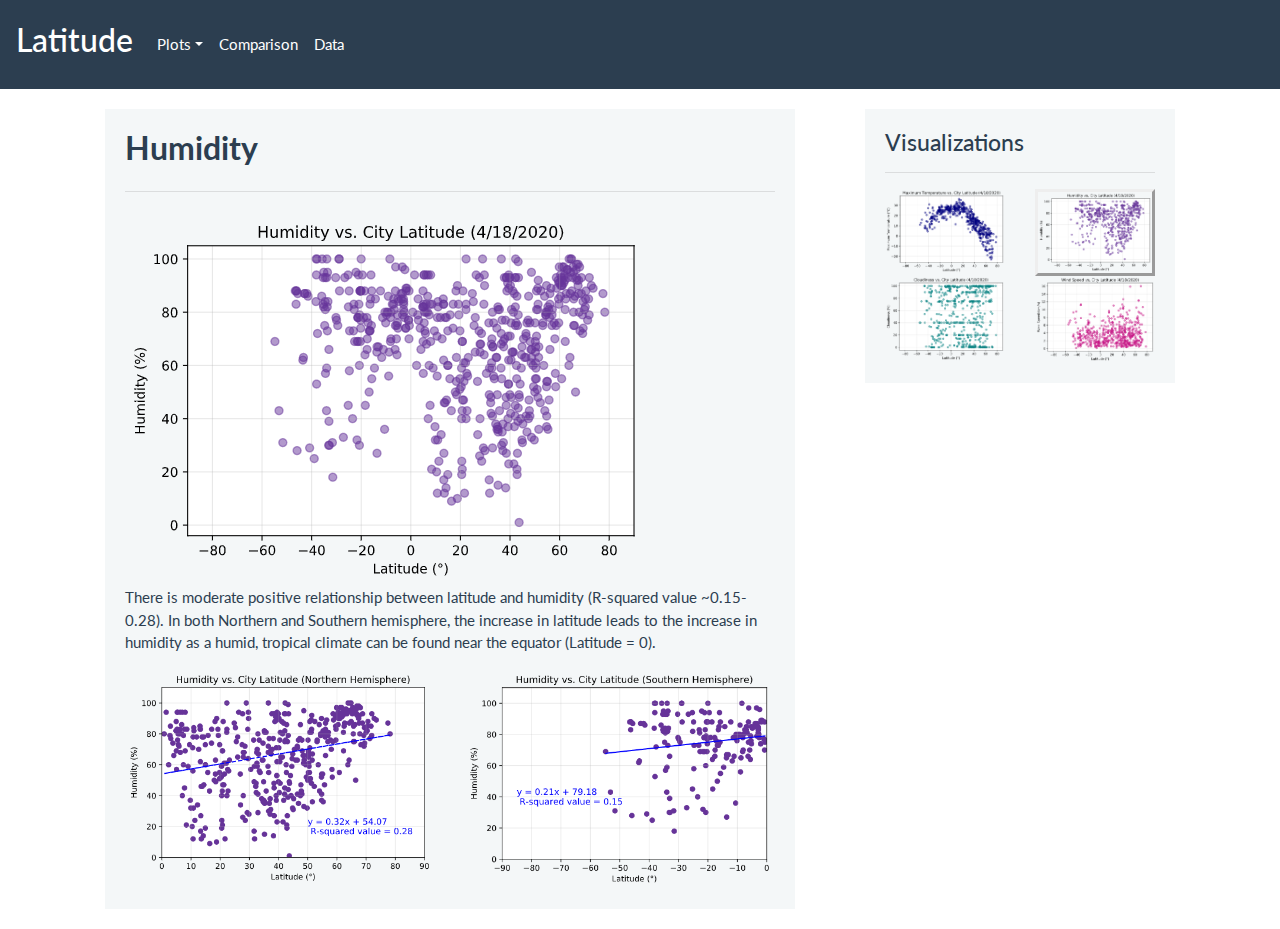
<file: WebVisualizations/humidity.html>
<!DOCTYPE html>
<html lang="en">

<head>
  <meta charset="UTF-8">
  <title>Bootstrap Web Visualization Dashboard</title>
  
  <!-- Point HTML to the CSS file -->
  <link rel="stylesheet" href="bootstrap.css">
  <link rel="stylesheet" href="additional_style.css">
</head>

<body>

  <!-- Add a Bootstrap component: Navbar -->

  <nav class="navbar navbar-expand-lg navbar-dark bg-primary">
    <a class="navbar-brand" href="index.html"><h3>Latitude</h3></a>
    <button class="navbar-toggler" type="button" data-toggle="collapse" data-target="#navbarColor01" aria-controls="navbarColor01" aria-expanded="false" aria-label="Toggle navigation">
      <span class="navbar-toggler-icon"></span>
    </button>
  
    <div class="collapse navbar-collapse" id="navbarColor01">
      <ul class="navbar-nav mr-auto">

        <li class="nav-item dropdown">
          <a class="nav-link dropdown-toggle" data-toggle="dropdown" href="#" role="button" aria-haspopup="true" aria-expanded="false">Plots</a>
          <div class="dropdown-menu" style="">
            <a class="dropdown-item" href="max_temperature.html">Max Temperature</a>
            <a class="dropdown-item" href="humidity.html">Humidity</a>
            <a class="dropdown-item" href="cloudiness.html">Cloudiness</a>
            <a class="dropdown-item" href="wind_speed.html">Wind Speed</a>
          </div>
        </li>

        <li class="nav-item">
          <a class="nav-link" href="comparison.html">Comparison</a>
        </li>
        <li class="nav-item">
          <a class="nav-link" href="data.html">Data</a>
        </li>

      </ul>

    </div>
  </nav>

  
  <!-- Create overall Grid -->

  <div class="container">
      
    <!-- First Row -->
    <div class="row"> 

      <!--First of two columns: This is full wide on a small screen screen, the first row is 2/3 wide on large screen-->
       <div class="col-sm-12 col-lg-8">
        <div class="box">
          <h3><strong>Humidity</strong></h3>
          <hr class="my-4">
          <img src="assets/images/Fig2.png" class="img-fluid">
            <br>
          <p>There is moderate positive relationship between latitude and humidity (R-squared value ~0.15-0.28). In both Northern and Southern hemisphere, the increase in latitude leads to the increase in humidity as a humid, tropical climate can be found near the equator (Latitude = 0).</p>
          <div class="row">
            <div class="col-lg-6 col-sm-6">
              <img src="assets/images/Fig2a.png" class="img-fluid" alt="Northern Hemisphere">
          </div>
          <div class="col-lg-6 col-sm-6">
              <img src="assets/images/Fig2b.png" class="img-fluid" alt="Southern Hemisphere">
           </div>
          </div>
       
        </div>   
       </div>

      <!--Second of Two Columns-->
       <div class="col-sm-12 col-lg-4">
        <div class="box">
        <!-- First Row -->
          <div class="row">
            <div class="col-md-12">
              <h4>Visualizations</h4>
              <hr>
            </div>
          </div>
       
        <!-- Second Row of Second Column-->
         <div class="row">
  
            <div class="col-lg-6 col-sm-3">
               <a href="max_temperature.html"><img src="assets/images/Fig1.png" class="img-fluid" alt="Temperature"></a>
            </div>
            <div class="col-lg-6 col-sm-3">  
                <div class="divborder"> 
                <a href="humidity.html"><img src="assets/images/Fig2.png" class="img-fluid" alt="Humidity"></a>
                </div>  
            </div>
            <div class="col-lg-6 col-sm-3">  
              <a href="cloudiness.html"><img src="assets/images/Fig3.png" class="img-fluid"alt="Cloudiness"></a>
            </div>
            <div class="col-lg-6 col-sm-3">     
              <a href="wind_speed.html"><img src="assets/images/Fig4.png" class="img-fluid"alt="Wind Speed"></a>
            </div>
          </div>             
      </div>
    </div>      
  </div>	 	

<!--These are <script>s from Bootstrap website. Many BS components require the use of JavaScript to function -->
<script src="https://code.jquery.com/jquery-3.3.1.slim.min.js" integrity="sha384-q8i/X+965DzO0rT7abK41JStQIAqVgRVzpbzo5smXKp4YfRvH+8abtTE1Pi6jizo" crossorigin="anonymous"></script>
<script src="https://cdnjs.cloudflare.com/ajax/libs/popper.js/1.14.7/umd/popper.min.js" integrity="sha384-UO2eT0CpHqdSJQ6hJty5KVphtPhzWj9WO1clHTMGa3JDZwrnQq4sF86dIHNDz0W1" crossorigin="anonymous"></script>
<script src="https://stackpath.bootstrapcdn.com/bootstrap/4.3.1/js/bootstrap.min.js" integrity="sha384-JjSmVgyd0p3pXB1rRibZUAYoIIy6OrQ6VrjIEaFf/nJGzIxFDsf4x0xIM+B07jRM" crossorigin="anonymous"></script>
</body>

</html>
</file>
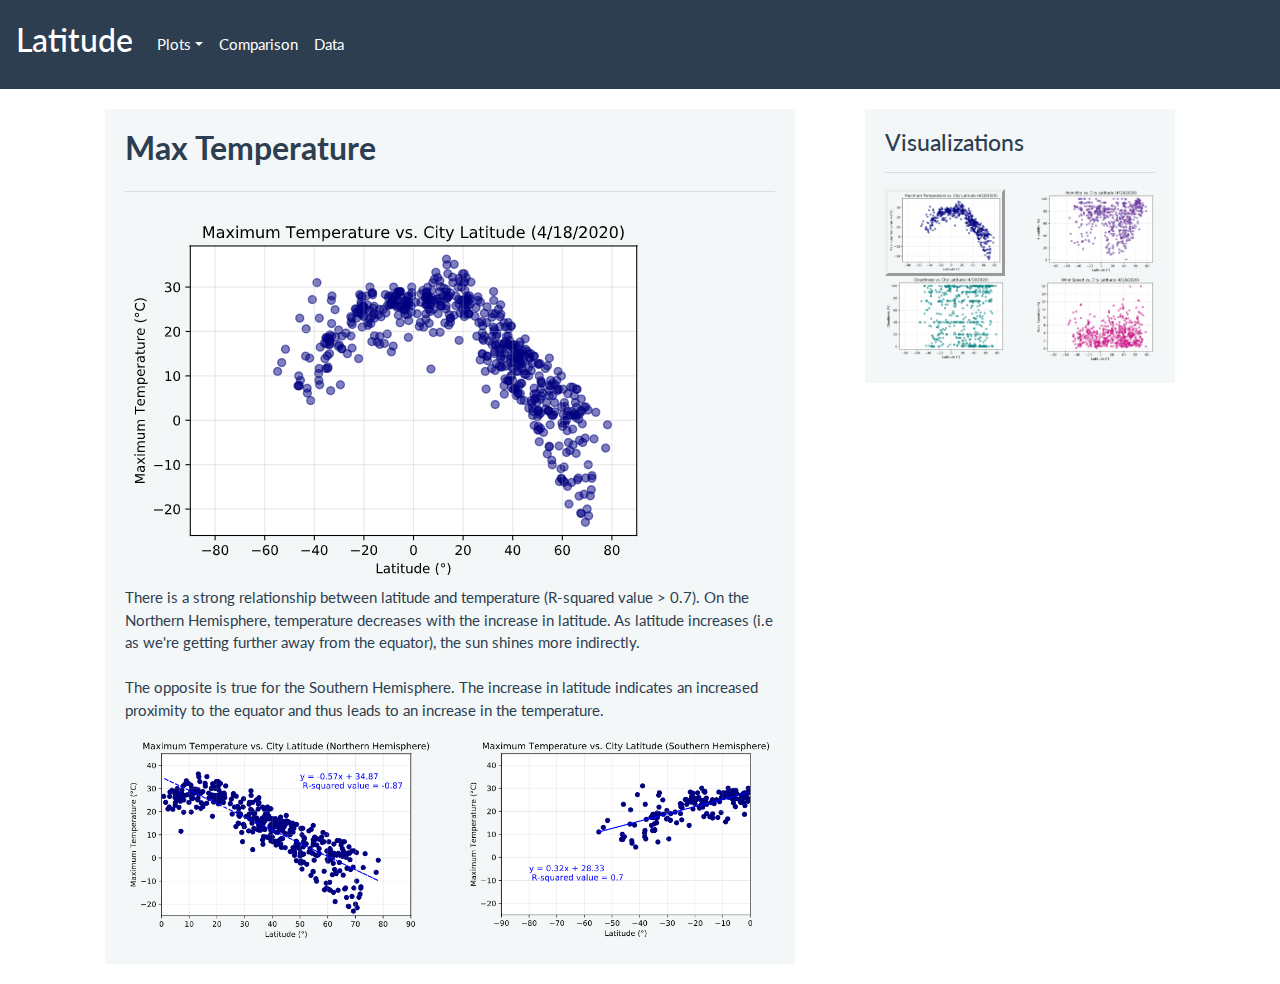
<file: WebVisualizations/max_temperature.html>
<!DOCTYPE html>
<html lang="en">

<head>
  <meta charset="UTF-8">
  <title>Bootstrap Web Visualization Dashboard</title>
  
  <!-- Point HTML to the CSS file -->
  <link rel="stylesheet" href="bootstrap.css">
  <link rel="stylesheet" href="additional_style.css">
</head>

<body>

  <!-- Add a Bootstrap component: Navbar -->

  <nav class="navbar navbar-expand-lg navbar-dark bg-primary">
    <a class="navbar-brand" href="index.html"><h3>Latitude</h3></a>
    <button class="navbar-toggler" type="button" data-toggle="collapse" data-target="#navbarColor01" aria-controls="navbarColor01" aria-expanded="false" aria-label="Toggle navigation">
      <span class="navbar-toggler-icon"></span>
    </button>
  
    <div class="collapse navbar-collapse" id="navbarColor01">
      <ul class="navbar-nav mr-auto">

        <li class="nav-item dropdown">
          <a class="nav-link dropdown-toggle" data-toggle="dropdown" href="#" role="button" aria-haspopup="true" aria-expanded="false">Plots</a>
          <div class="dropdown-menu" style="">
            <a class="dropdown-item" href="max_temperature.html">Max Temperature</a>
            <a class="dropdown-item" href="humidity.html">Humidity</a>
            <a class="dropdown-item" href="cloudiness.html">Cloudiness</a>
            <a class="dropdown-item" href="wind_speed.html">Wind Speed</a>
          </div>
        </li>

        <li class="nav-item">
          <a class="nav-link" href="comparison.html">Comparison</a>
        </li>
        <li class="nav-item">
          <a class="nav-link" href="data.html">Data</a>
        </li>

      </ul>

    </div>
  </nav>

  
  <!-- Create overall Grid -->

  <div class="container">
      
    <!-- First Row -->
    <div class="row"> 

      <!--First of two columns: This is full wide on a small screen screen, the first row is 2/3 wide on large screen-->
       <div class="col-sm-12 col-lg-8">
        <div class="box">
          <h3><strong>Max Temperature</strong></h3>
          <hr class="my-4">
          <img src="assets/images/Fig1.png" class="img-fluid">
          <p>There is a strong relationship between latitude and temperature (R-squared value > 0.7). On the Northern Hemisphere, temperature decreases with the increase in latitude. As latitude increases (i.e as we're getting further away from the equator), the sun shines more indirectly.
            <br><br>
            The opposite is true for the Southern Hemisphere. The increase in latitude indicates an increased proximity to the equator and thus leads to an increase in the temperature.</p>
            <div class="row">
                <div class="col-lg-6 col-sm-6">
                  <img src="assets/images/Fig1a.png" class="img-fluid" alt="Northern Hemisphere">
              </div>
              <div class="col-lg-6 col-sm-6">
                  <img src="assets/images/Fig1b.png" class="img-fluid" alt="Southern Hemisphere">
               </div>
              </div>
       
        </div>   
       </div>

      <!--Second of Two Columns-->
       <div class="col-sm-12 col-lg-4">
        <div class="box">
        <!-- First Row -->
          <div class="row">
            <div class="col-md-12">
              <h4>Visualizations</h4>
              <hr>
            </div>
          </div>
       
        <!-- Second Row of Second Column-->
         <div class="row">
  
            <div class="col-lg-6 col-sm-3">
                <div class="divborder"> 
               <a href="max_temperature.html"><img src="assets/images/Fig1.png" class="img-fluid" alt="Temperature"></a>
                </div>   
            </div>
            <div class="col-lg-6 col-sm-3">  
               <a href="humidity.html"><img src="assets/images/Fig2.png" class="img-fluid" alt="Humidity"></a>
            </div>
            <div class="col-lg-6 col-sm-3">  
              <a href="cloudiness.html"><img src="assets/images/Fig3.png" class="img-fluid"alt="Cloudiness"></a>
            </div>
            <div class="col-lg-6 col-sm-3">     
              <a href="wind_speed.html"><img src="assets/images/Fig4.png" class="img-fluid"alt="Wind Speed"></a>
            </div>
          </div>             
      </div>
    </div>      
  </div>	 	

<!--These are <script>s from Bootstrap website. Many BS components require the use of JavaScript to function -->
<script src="https://code.jquery.com/jquery-3.3.1.slim.min.js" integrity="sha384-q8i/X+965DzO0rT7abK41JStQIAqVgRVzpbzo5smXKp4YfRvH+8abtTE1Pi6jizo" crossorigin="anonymous"></script>
<script src="https://cdnjs.cloudflare.com/ajax/libs/popper.js/1.14.7/umd/popper.min.js" integrity="sha384-UO2eT0CpHqdSJQ6hJty5KVphtPhzWj9WO1clHTMGa3JDZwrnQq4sF86dIHNDz0W1" crossorigin="anonymous"></script>
<script src="https://stackpath.bootstrapcdn.com/bootstrap/4.3.1/js/bootstrap.min.js" integrity="sha384-JjSmVgyd0p3pXB1rRibZUAYoIIy6OrQ6VrjIEaFf/nJGzIxFDsf4x0xIM+B07jRM" crossorigin="anonymous"></script>
</body>

</html>
</file>
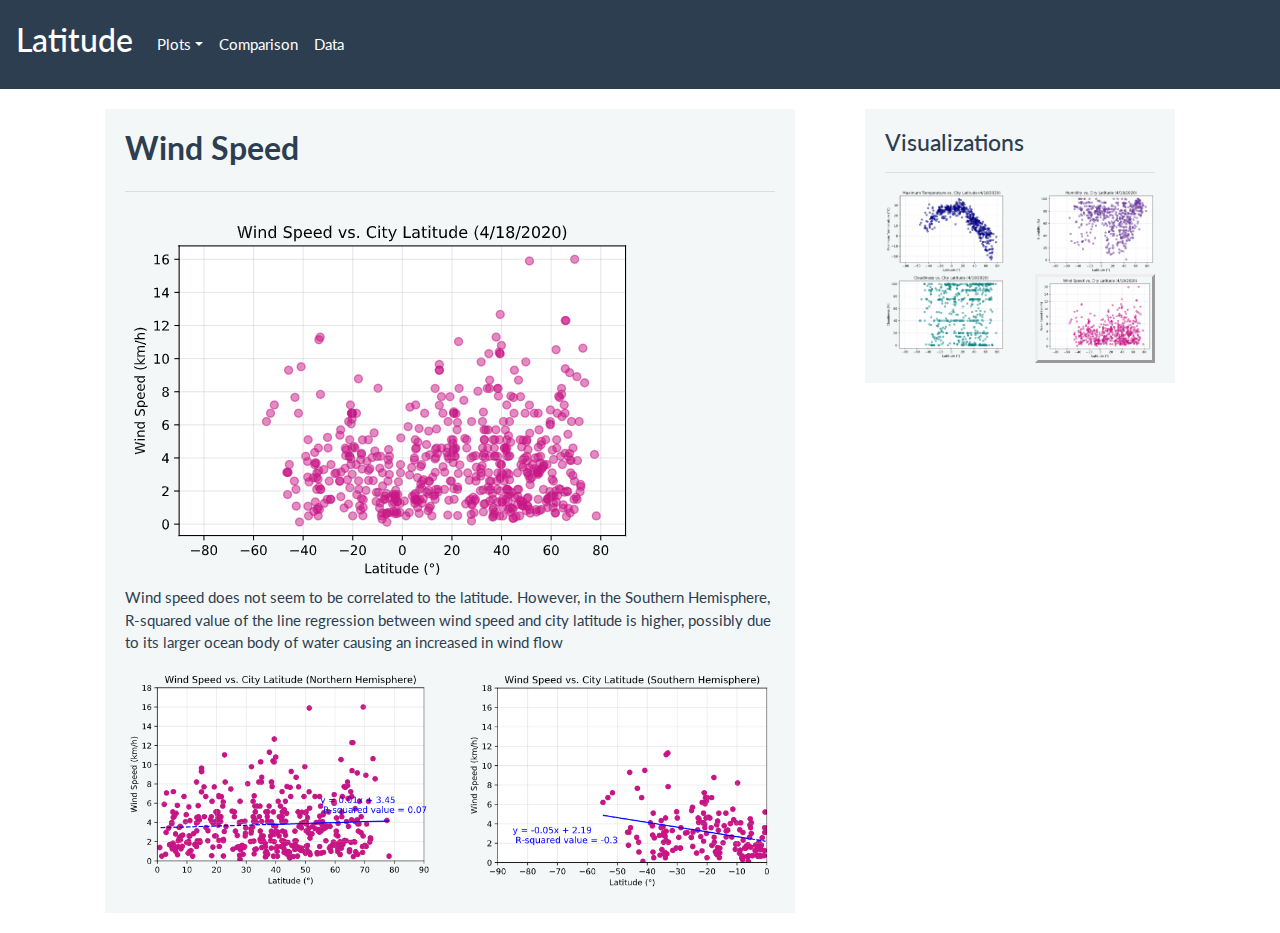
<file: WebVisualizations/wind_speed.html>
<!DOCTYPE html>
<html lang="en">

<head>
  <meta charset="UTF-8">
  <title>Bootstrap Web Visualization Dashboard</title>
  
  <!-- Point HTML to the CSS file -->
  <link rel="stylesheet" href="bootstrap.css">
  <link rel="stylesheet" href="additional_style.css">
</head>

<body>

  <!-- Add a Bootstrap component: Navbar -->

  <nav class="navbar navbar-expand-lg navbar-dark bg-primary">
    <a class="navbar-brand" href="index.html"><h3>Latitude</h3></a>
    <button class="navbar-toggler" type="button" data-toggle="collapse" data-target="#navbarColor01" aria-controls="navbarColor01" aria-expanded="false" aria-label="Toggle navigation">
      <span class="navbar-toggler-icon"></span>
    </button>
  
    <div class="collapse navbar-collapse" id="navbarColor01">
      <ul class="navbar-nav mr-auto">

        <li class="nav-item dropdown">
          <a class="nav-link dropdown-toggle" data-toggle="dropdown" href="#" role="button" aria-haspopup="true" aria-expanded="false">Plots</a>
          <div class="dropdown-menu" style="">
            <a class="dropdown-item" href="max_temperature.html">Max Temperature</a>
            <a class="dropdown-item" href="humidity.html">Humidity</a>
            <a class="dropdown-item" href="cloudiness.html">Cloudiness</a>
            <a class="dropdown-item" href="wind_speed.html">Wind Speed</a>
          </div>
        </li>

        <li class="nav-item">
          <a class="nav-link" href="comparison.html">Comparison</a>
        </li>
        <li class="nav-item">
          <a class="nav-link" href="data.html">Data</a>
        </li>

      </ul>

    </div>
  </nav>

  
  <!-- Create overall Grid -->

  <div class="container">
      
    <!-- First Row -->
    <div class="row"> 

      <!--First of two columns: This is full wide on a small screen screen, the first row is 2/3 wide on large screen-->
       <div class="col-sm-12 col-lg-8">
        <div class="box">
          <h3><strong>Wind Speed</strong></h3>
          <hr class="my-4">
          <img src="assets/images/Fig4.png" class="img-fluid">
          <p>Wind speed does not seem to be correlated to the latitude. However, in the Southern Hemisphere, R-squared value of the line regression between wind speed and city latitude is higher, possibly due to its larger ocean body of water causing an increased in wind flow</p>
          
          <div class="row">
          <div class="col-lg-6 col-sm-6">
            <img src="assets/images/Fig4a.png" class="img-fluid" alt="Northern Hemisphere">
        </div>
        <div class="col-lg-6 col-sm-6">
            <img src="assets/images/Fig4b.png" class="img-fluid" alt="Southern Hemisphere">
         </div>
        </div>
       
        </div>   
       </div>

      <!--Second of Two Columns-->
       <div class="col-sm-12 col-lg-4">
        <div class="box">
        <!-- First Row -->
          <div class="row">
            <div class="col-md-12">
              <h4>Visualizations</h4>
              <hr>
            </div>
          </div>
       
        <!-- Second Row of Second Column-->
         <div class="row">
  
            <div class="col-lg-6 col-sm-3">
               <a href="max_temperature.html"><img src="assets/images/Fig1.png" class="img-fluid" alt="Temperature"></a>
            </div>
            <div class="col-lg-6 col-sm-3">  
                <a href="humidity.html"><img src="assets/images/Fig2.png" class="img-fluid" alt="Humidity"></a> 
            </div>
            <div class="col-lg-6 col-sm-3">  
              <a href="cloudiness.html"><img src="assets/images/Fig3.png" class="img-fluid"alt="Cloudiness"></a>
            </div>
            <div class="col-lg-6 col-sm-3">     
                <div class="divborder"> 
                <a href="wind_speed.html"><img src="assets/images/Fig4.png" class="img-fluid"alt="Wind Speed"></a>
                </div>
            </div>
          </div>             
      </div>
    </div>      
  </div>	 	

<!--These are <script>s from Bootstrap website. Many BS components require the use of JavaScript to function -->
<script src="https://code.jquery.com/jquery-3.3.1.slim.min.js" integrity="sha384-q8i/X+965DzO0rT7abK41JStQIAqVgRVzpbzo5smXKp4YfRvH+8abtTE1Pi6jizo" crossorigin="anonymous"></script>
<script src="https://cdnjs.cloudflare.com/ajax/libs/popper.js/1.14.7/umd/popper.min.js" integrity="sha384-UO2eT0CpHqdSJQ6hJty5KVphtPhzWj9WO1clHTMGa3JDZwrnQq4sF86dIHNDz0W1" crossorigin="anonymous"></script>
<script src="https://stackpath.bootstrapcdn.com/bootstrap/4.3.1/js/bootstrap.min.js" integrity="sha384-JjSmVgyd0p3pXB1rRibZUAYoIIy6OrQ6VrjIEaFf/nJGzIxFDsf4x0xIM+B07jRM" crossorigin="anonymous"></script>
</body>

</html>
</file>
<file: WebVisualizations/additional_style.css>
.box {
  color: #2C3E50;
  margin: 20px;
  padding: 20px;
  background:#f4f7f8;
}

body {
  background: white;
}

.divborder {
  border-style: outset;
  border-width: medium;
}
</file>
